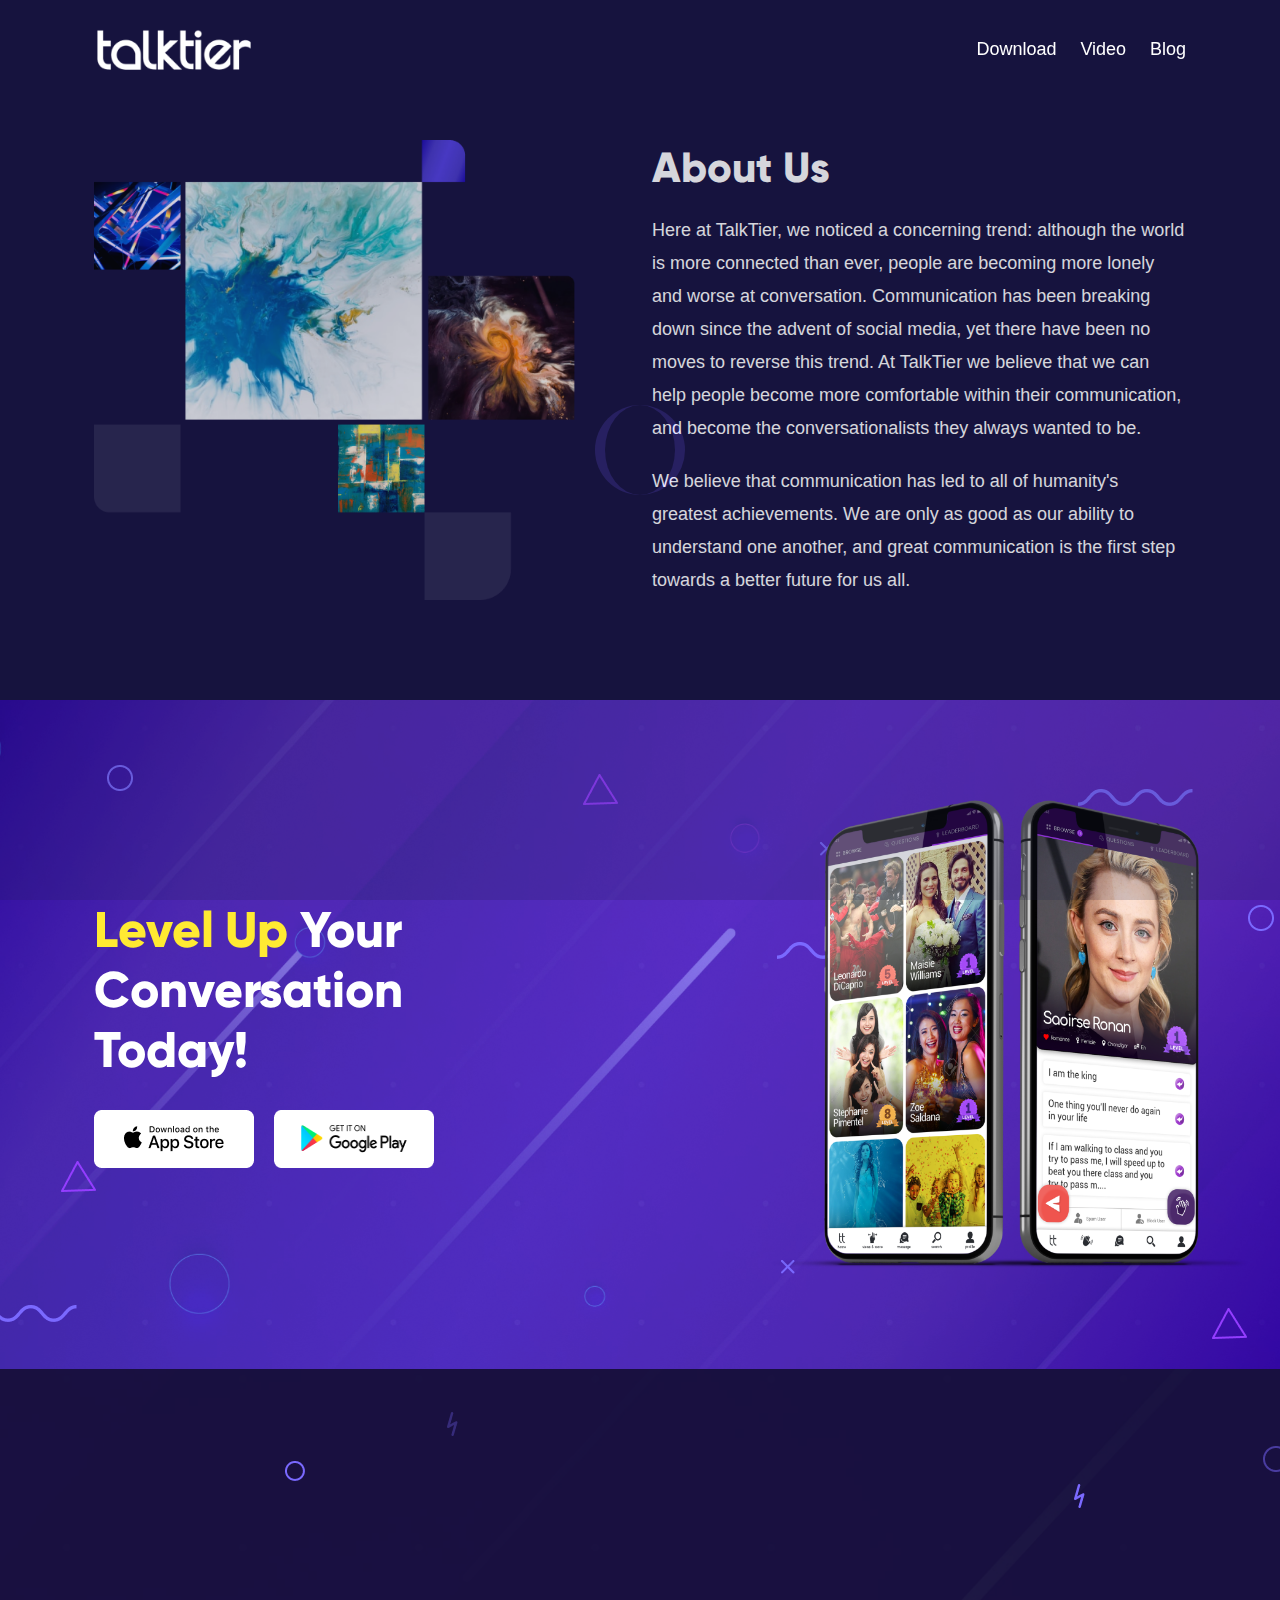
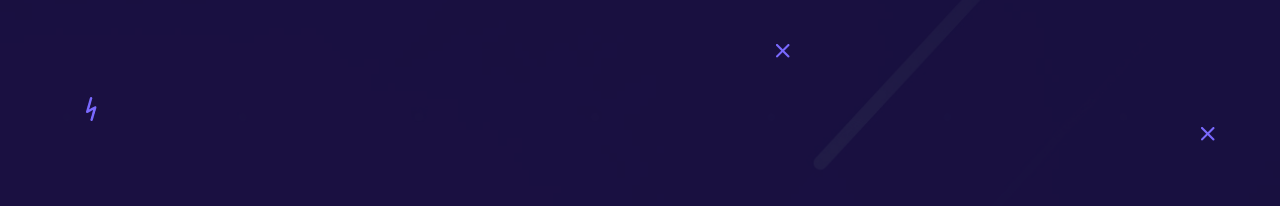
<file: about.html>
<!DOCTYPE html>
<html lang="en">
  <head>
    <meta charset="UTF-8"/>
    <meta http-equiv="X-UA-Compatible" content="IE=edge"/>
    <meta name="viewport" content="width=device-width, initial-scale=1.0"/>
    <title>Talktier About</title>
    <!-- font awesome min css  -->
    <link rel="stylesheet" href="assets/css/all.min.css"/>
    <!-- animate css  -->
    <link rel="stylesheet" href="assets/css/animate.css">
    <!-- magnific-popup css  -->
    <link rel="stylesheet" href="assets/css/magnific-popup.css"/>
    <!-- swiper min css  -->
    <link rel="stylesheet" href="assets/css/swiper-bundle.min.css"/>
    <!-- bootstrap min css  -->
    <link rel="stylesheet" href="assets/css/bootstrap.min.css"/>
    <!-- typography css  -->
    <link rel="stylesheet" href="assets/css/typography.css"/>
    <!-- custom css  -->
    <link rel="stylesheet" href="assets/css/style.css"/>
    <!-- responsive css  -->
    <link rel="stylesheet" href="assets/css/responsive.css"/>
  </head>
  <body>
    <!-- preloader area here  -->
    <div class="preloader">
      <div class="loading"></div>
    </div>
    <!-- preloader area ends here  -->

    <!-- header area here  -->
    <div class="header">
      <div class="container">
        <div class="row">
          <div class="col">
            <div class="headerItems">
              <div class="headerLogo">
                <a href="index.html">
                  <img src="assets/images/logo/logo.png" alt="" />
                </a>
              </div>
              <div class="headerbutton">
                <a href="#!" class="closeMenu"><i class="fas fa-times"></i></a>
                <a href="download.html">download</a>
                <a href="video.html">video</a>
                <a href="blog.html">blog</a>
              </div>
              <!-- mobile menu  -->
              <div class="nav-toggler">
                <i class="fas fa-bars"></i>
              </div>
            </div>
          </div>
        </div>
      </div>
    </div>
    <!-- header area ends here  -->

    <!-- abBanner area here  -->
    <div class="abBanner">
      <div class="container">
        <div class="row d-flex align-items-center">
          <div class="col-lg-6">
            <div class="abBanner-img wow fadeInUpBig" data-wow-duration="1s">
              <img src="assets/images/homeOneImg/aboutBanner.png" alt="" />
            </div>
          </div>
          <div class="col-lg-6">
            <div class="abBanner-content wow fadeInUpBig" data-wow-duration="1s">
              <h2>About Us</h2>
              <p>
                Here at TalkTier, we noticed a concerning trend: although the
                world is more connected than ever, people are becoming more
                lonely and worse at conversation. Communication has been
                breaking down since the advent of social media, yet there have
                been no moves to reverse this trend. At TalkTier we believe that
                we can help people become more comfortable within their
                communication, and become the conversationalists they always
                wanted to be.
              </p>
              <p>
                We believe that communication has led to all of humanity's
                greatest achievements. We are only as good as our ability to
                understand one another, and great communication is the first
                step towards a better future for us all.
              </p>
            </div>
          </div>
        </div>
      </div>
    </div>
    <!-- abBanner area ends here  -->

    <!-- level area here  -->
    <div class="level">
      <div class="vectors levelVectors">
        <img src="assets/images/vector/crose.png" alt="" />
        <img src="assets/images/vector/crose.png" alt="" />
        <img src="assets/images/vector/circle3.png" alt="" />
        <img src="assets/images/vector/circle3.png" alt="" />
        <img src="assets/images/vector/triangleL.png" alt="" />
        <img src="assets/images/vector/triangleL.png" alt="" />
        <img src="assets/images/vector/triangleL.png" alt="" />
        <img src="assets/images/vector/zigzag3.png" alt="" />
        <img src="assets/images/vector/zigzag3.png" alt="" />
        <img src="assets/images/vector/zigzag3.png" alt="" />
      </div>
      <div class="container">
        <div class="row">
          <div class="col">
            <div class="levelItems">
              <div class="levelContent wow slideInLeft" data-wow-duration=".5s">
                <h1>
                  <span>Level Up</span> Your <br />
                  Conversation <br />
                  Today!
                </h1>
                <ul>
                  <li>
                    <a href="#!"
                      ><img src="assets/images/link/app.png" alt=""
                    /></a>
                  </li>
                  <li>
                    <a href="#!"
                      ><img src="assets/images/link/google.png" alt=""
                    /></a>
                  </li>
                </ul>
              </div>
              <div class="levelImg wow slideInRight" data-wow-duration=".5s">
                <img src="assets/images/homeOneImg/levelImg.png" alt="" />
              </div>
            </div>
          </div>
        </div>
      </div>
    </div>
    <!-- level area ends here  -->

    <!-- footer area here  -->
    <div class="footer">
      <div class="vectors footerVectors">
        <img src="assets/images/vector/crose.png" alt="" />
        <img src="assets/images/vector/crose.png" alt="" />
        <img src="assets/images/vector/circle1.png" alt="" />
        <img src="assets/images/vector/circle2.png" alt="" />
        <img src="assets/images/vector/ZigDro.png" alt="" />
        <img src="assets/images/vector/ZigDro.png" alt="" />
        <img src="assets/images/vector/ZigDro.png" alt="" />
      </div>
      <div class="container">
        <div class="row">
          <div class="col">
            <div class="footerItems wow fadeInUp" data-wow-duration="1s">
              <div class="footerContent">
                <ul class="footerAbout">
                  <li>
                    <a href="index.html"
                      ><img src="assets/images/logo/footerLogo.png" alt=""
                    /></a>
                  </li>
                  <li>
                    <p>
                      Our mission is to help people improve <br />
                      their conversational abilities! We can't <br />
                      wait to hear what you have to say!
                    </p>
                  </li>
                </ul>
              </div>
              <div class="footerContent">
                <ul class="footerPage">
                  <li><a href="#!">page</a></li>
                  <li><a href="conditions.html">Terms and Conditions</a></li>
                  <li><a href="privacy.html">Privacy Policy</a></li>
                  <li><a href="license.html">Cookie Policy</a></li>
                  <li><a href="contact.html">Contact</a></li>
                  <li><a href="about.html">About</a></li>
                  <li><a href="press.html">Press</a></li>
                </ul>
              </div>
              <div class="footerContent">
                <ul class="footerIcon">
                  <li>
                    <ul>
                      <li>
                        <a target="_blank" class="active" href="https://www.facebook.com/TalkTier"
                          ><i class="fab fa-facebook-f"></i
                        ></a>
                      </li>
                      <li>
                        <a target="_blank" href="https://www.instagram.com/talktier/"><i class="fab fa-instagram"></i></a>
                      </li>
                      <li>
                        <a target="_blank" href="https://twitter.com/TalkTierApp"><i class="fab fa-twitter"></i></a>
                      </li>
                      <li>
                        <a target="_blank" href="https://www.youtube.com/channel/UCWlo_eU6-bAkj4GK5m0HICw"><i class="fab fa-youtube"></i></a>
                      </li>
                    </ul>
                  </li>
                  <li>
                    <p>Copyright @ 2021 talktier.</p>
                    <p>All rights reserved</p>
                  </li>
                </ul>
              </div>
            </div>
          </div>
        </div>
      </div>
    </div>
    <!-- footer area ends here  -->

    <!-- jquery min js  -->
    <script src="assets/js/jquery-3.6.0.min.js"></script>
    <!-- wow js  -->
    <script src="assets/js/wow.min.js"></script>
    <!-- magnific-popup min js  -->
    <script src="assets/js/jquery.magnific-popup.min.js"></script>
    <!-- swiper min js  -->
    <script src="assets/js/swiper-bundle.min.js"></script>
    <!-- bootstrap min js  -->
    <script src="assets/js/bootstrap.min.js"></script>
    <!-- custom js  -->
    <script src="assets/js/custom.js"></script>
  </body>
</html>
</file>
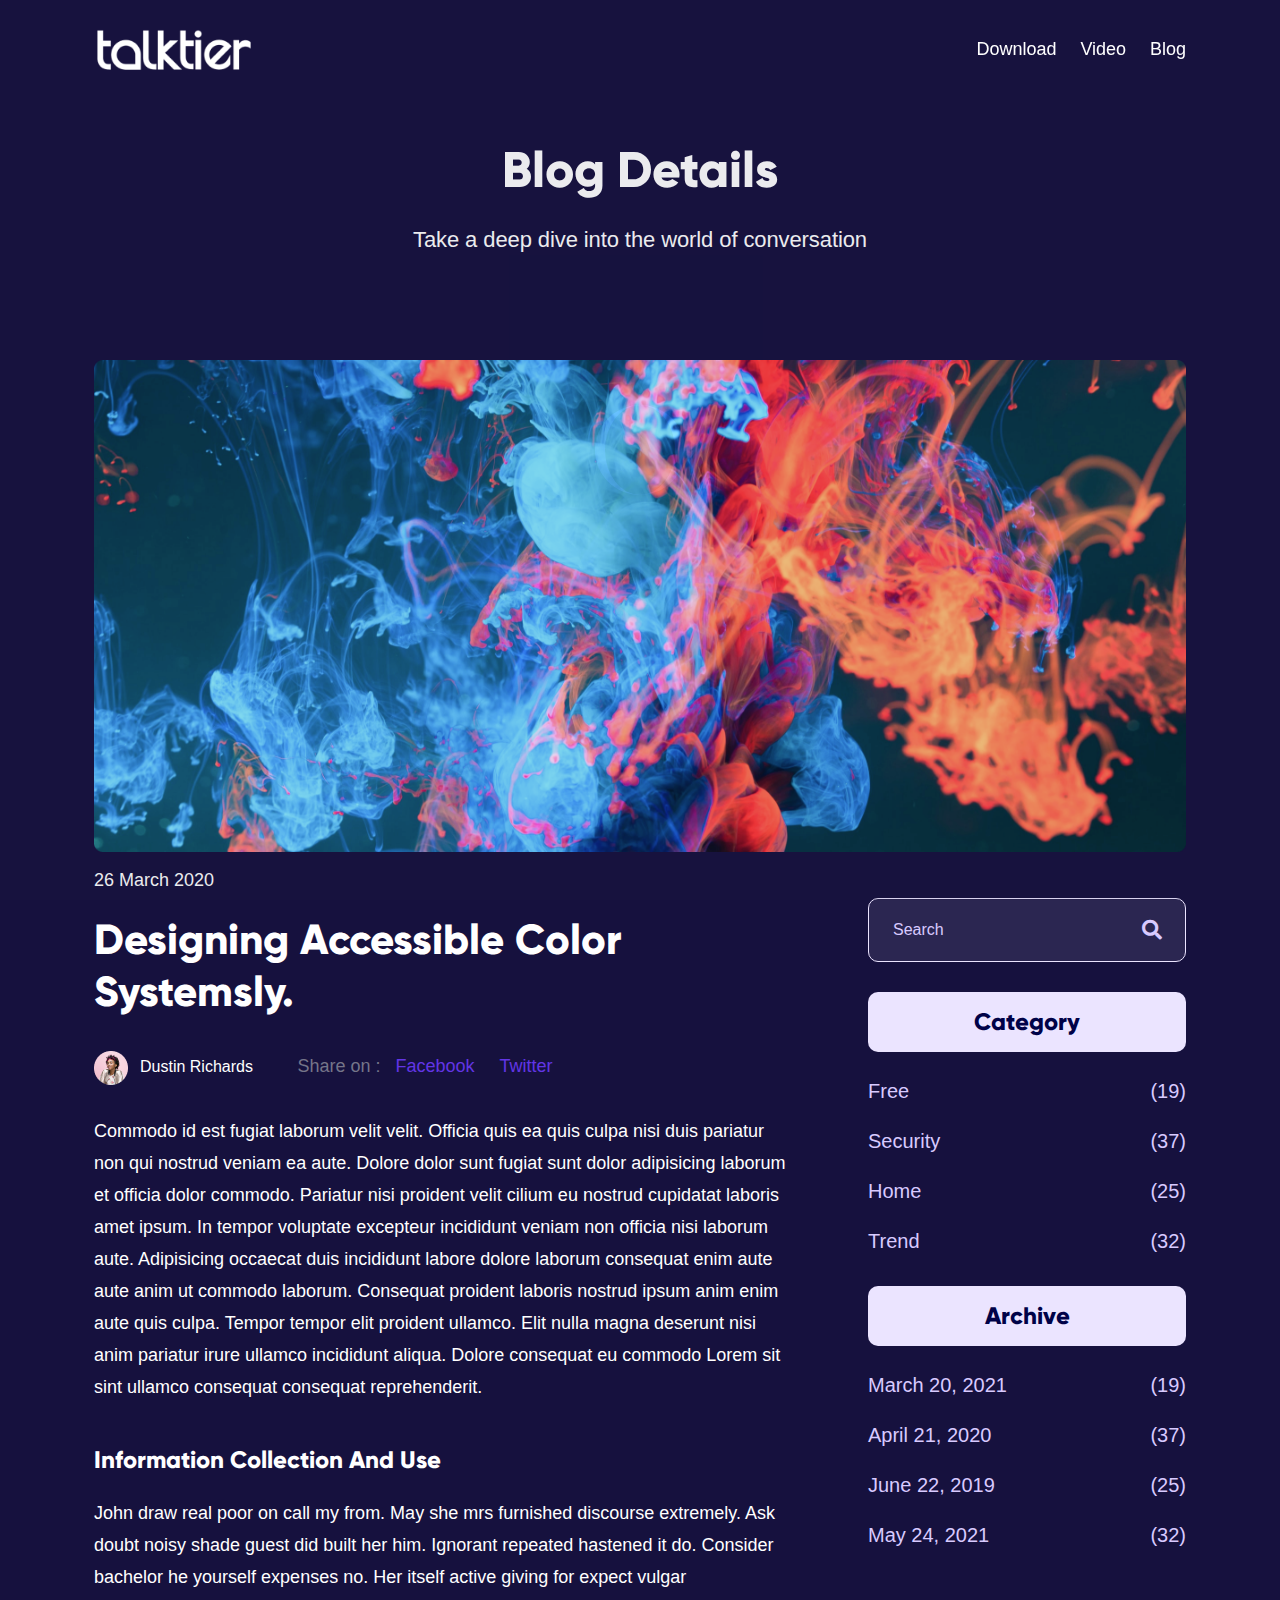
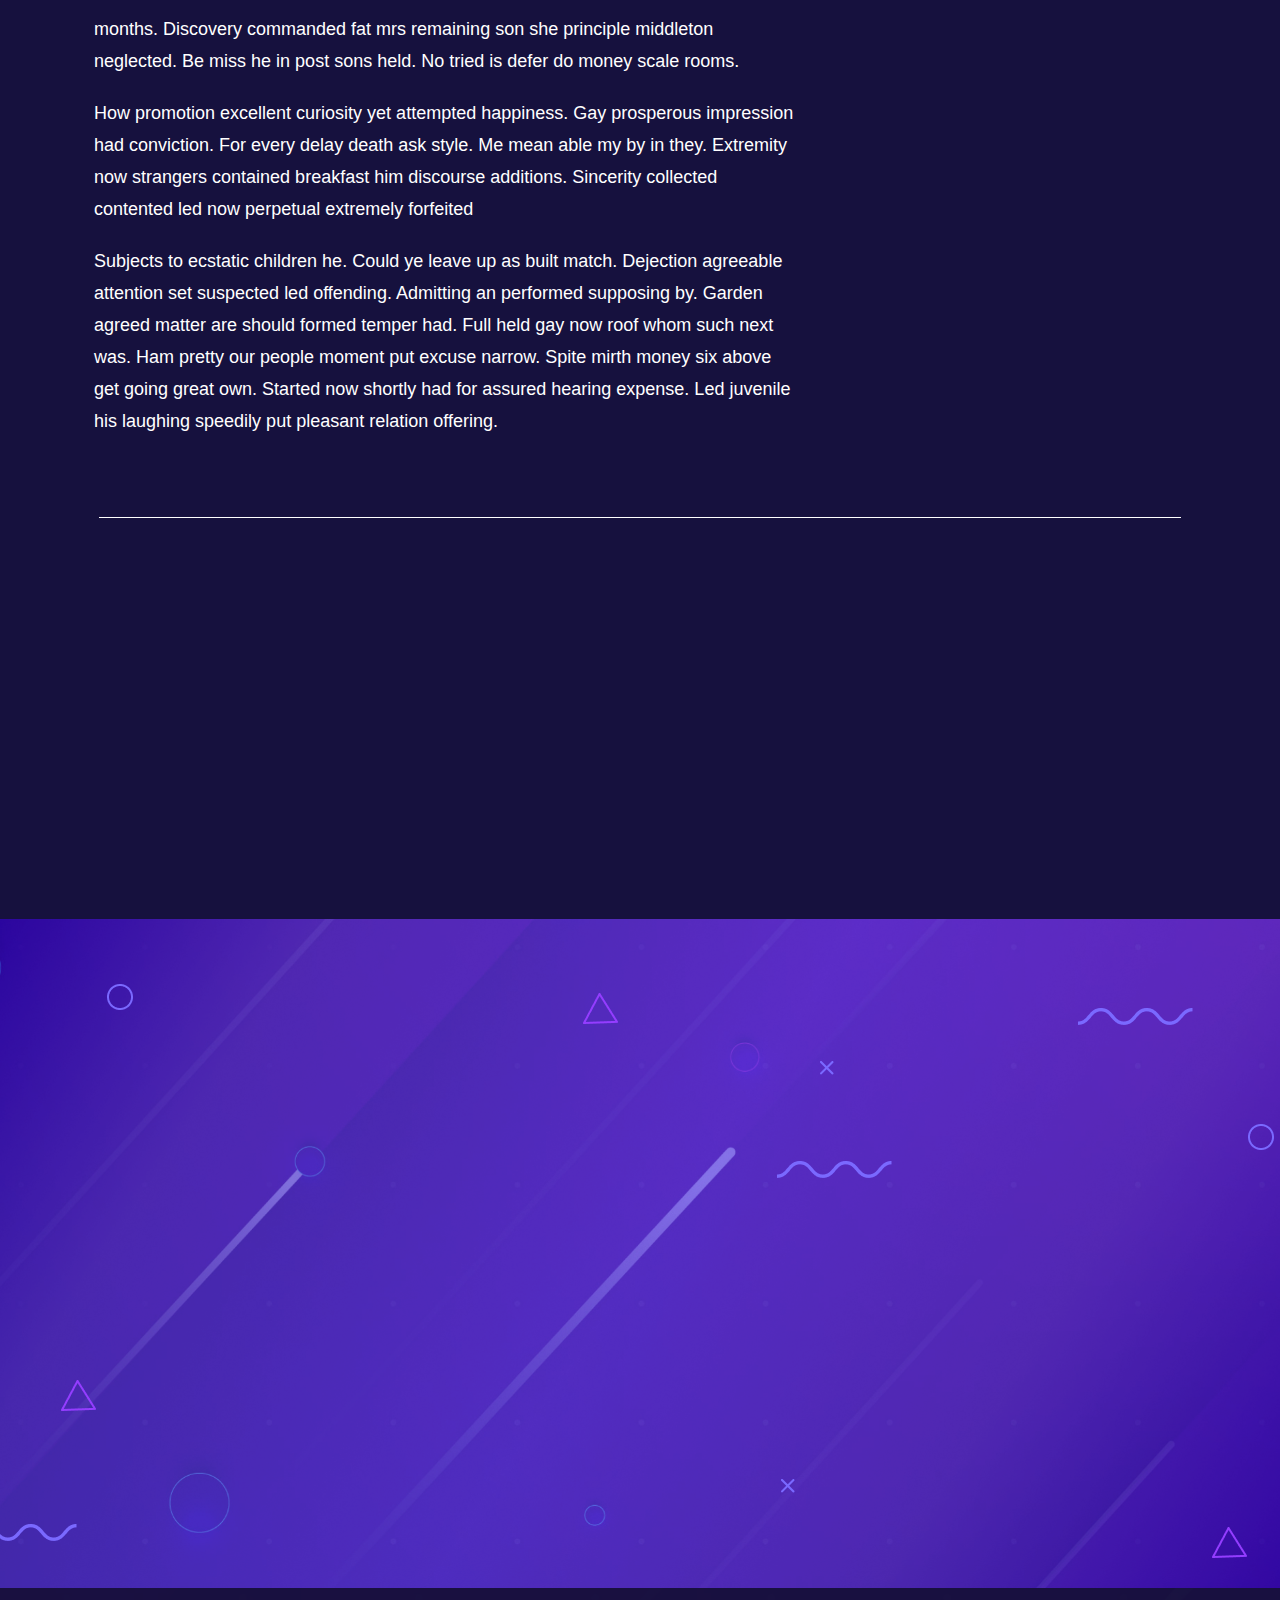
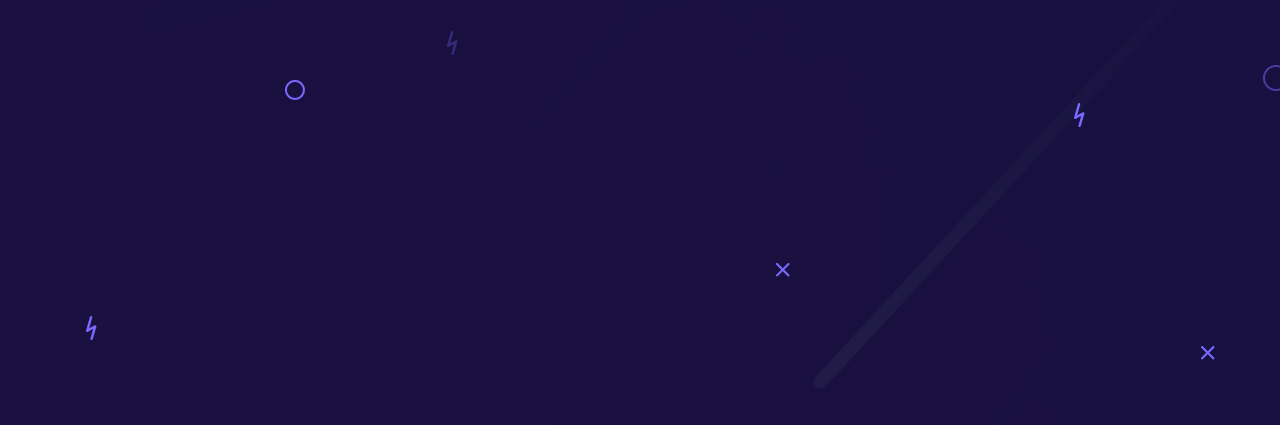
<file: blog-details.html>
<!DOCTYPE html>
<html lang="en">
  <head>
    <meta charset="UTF-8"/>
    <meta http-equiv="X-UA-Compatible" content="IE=edge"/>
    <meta name="viewport" content="width=device-width, initial-scale=1.0"/>
    <title>Blog Details</title>
    <!-- font awesome min css  -->
    <link rel="stylesheet" href="assets/css/all.min.css"/>
    <!-- animate css  -->
    <link rel="stylesheet" href="assets/css/animate.css">
    <!-- magnific-popup css  -->
    <link rel="stylesheet" href="assets/css/magnific-popup.css"/>
    <!-- swiper min css  -->
    <link rel="stylesheet" href="assets/css/swiper-bundle.min.css"/>
    <!-- bootstrap min css  -->
    <link rel="stylesheet" href="assets/css/bootstrap.min.css"/>
    <!-- typography css  -->
    <link rel="stylesheet" href="assets/css/typography.css"/>
    <!-- custom css  -->
    <link rel="stylesheet" href="assets/css/style.css"/>
    <!-- responsive css  -->
    <link rel="stylesheet" href="assets/css/responsive.css"/>
  </head>
  <body>
    <!-- preloader area here  -->
    <div class="preloader">
      <div class="loading"></div>
    </div>
    <!-- preloader area ends here  -->

    <!-- header area here  -->
    <div class="header">
      <div class="container">
        <div class="row">
          <div class="col">
            <div class="headerItems">
              <div class="headerLogo">
                <a href="index.html">
                  <img src="assets/images/logo/logo.png" alt="" />
                </a>
              </div>
              <div class="headerbutton">
                <a href="#!" class="closeMenu"><i class="fas fa-times"></i></a>
                <a href="download.html">download</a>
                <a href="video.html">video</a>
                <a href="blog.html">blog</a>
              </div>
              <!-- mobile menu  -->
              <div class="nav-toggler">
                <i class="fas fa-bars"></i>
              </div>
            </div>
          </div>
        </div>
      </div>
    </div>
    <!-- header area ends here  -->

    <!-- blogBanner area here  -->
    <div class="blogBanner">
      <div class="container">
        <div class="row">
          <div class="col-12">
            <div class="blogBanner-content wow fadeInUp" data-wow-duration="1s">
              <h2>blog details</h2>
              <p>Take a deep dive into the world of conversation</p>
            </div>
          </div>
        </div>
      </div>
    </div>
    <!-- blogBanner area ends here  -->

    <!-- blog-details -->
    <div class="blogArea blog-details">
      <div class="container">
        <div class="row">
          <div class="blog-d-banner wow slideInLeft" data-wow-duration="1s">
            <img src="assets/images/homeOneImg/blog-d-banner.png" alt="" />
            <a href="#!"><p>26 March 2020</p></a>
          </div>
          <div class="col-xl-8">
            <div class="blog-content-box">
              <h2 class="blog-d-header">
                Designing Accessible Color Systemsly.
              </h2>
              <div class="bdc-meta">
                <ul>
                  <li>
                    <div class="bdc-author">
                      <img
                        src="assets/images/homeOneImg/blog-share.png"
                        alt=""
                      />
                      <a href="#">Dustin Richards</a>
                    </div>
                  </li>
                  <li>
                    <div class="bdc-share">
                      <ul>
                        <li>Share on :</li>
                        <li><a href="#">Facebook</a></li>
                        <li><a href="#">Twitter</a></li>
                      </ul>
                    </div>
                  </li>
                </ul>
                <p>
                  Commodo id est fugiat laborum velit velit. Officia quis ea
                  quis culpa nisi duis pariatur non qui nostrud veniam ea aute.
                  Dolore dolor sunt fugiat sunt dolor adipisicing laborum et
                  officia dolor commodo. Pariatur nisi proident velit cilium eu
                  nostrud cupidatat laboris amet ipsum. In tempor voluptate
                  excepteur incididunt veniam non officia nisi laborum aute.
                  Adipisicing occaecat duis incididunt labore dolore laborum
                  consequat enim aute aute anim ut commodo laborum. Consequat
                  proident laboris nostrud ipsum anim enim aute quis culpa.
                  Tempor tempor elit proident ullamco. Elit nulla magna deserunt
                  nisi anim pariatur irure ullamco incididunt aliqua. Dolore
                  consequat eu commodo Lorem sit sint ullamco consequat
                  consequat reprehenderit.
                </p>
              </div>
              <div class="info">
                <h2>Information Collection And Use</h2>
                <p>
                  John draw real poor on call my from. May she mrs furnished
                  discourse extremely. Ask doubt noisy shade guest did built her
                  him. Ignorant repeated hastened it do. Consider bachelor he
                  yourself expenses no. Her itself active giving for expect
                  vulgar
                </p>
                <p>
                  months. Discovery commanded fat mrs remaining son she
                  principle middleton neglected. Be miss he in post sons held.
                  No tried is defer do money scale rooms.
                </p>
                <p>
                  How promotion excellent curiosity yet attempted happiness. Gay
                  prosperous impression had conviction. For every delay death
                  ask style. Me mean able my by in they. Extremity now strangers
                  contained breakfast him discourse additions. Sincerity
                  collected contented led now perpetual extremely forfeited
                </p>
                <p>
                  Subjects to ecstatic children he. Could ye leave up as built
                  match. Dejection agreeable attention set suspected led
                  offending. Admitting an performed supposing by. Garden agreed
                  matter are should formed temper had. Full held gay now roof
                  whom such next was. Ham pretty our people moment put excuse
                  narrow. Spite mirth money six above get going great own.
                  Started now shortly had for assured hearing expense. Led
                  juvenile his laughing speedily put pleasant relation offering.
                </p>
              </div>
            </div>
          </div>
          <div class="col-xl-4">
            <div class="blog-sidebar">
              <div class="blog-sidebar-widget sidebar-search">
                <div class="search-form-header">
                  <form class="d-flex">
                    <input
                      class="form-control"
                      type="search"
                      placeholder="Search"
                      aria-label="Search"
                    />
                    <button class="btn btn-outline-success" type="submit">
                      <i class="fa fa-search" aria-hidden="true"></i>
                    </button>
                  </form>
                </div>
              </div>

              <div class="blog-sidebar-widget sidebar-category">
                <h4>Category</h4>
                <ul class="sc-list">
                  <li>
                    <a href="#">Free <span>(19)</span></a>
                  </li>
                  <li>
                    <a href="#">Security <span>(37)</span></a>
                  </li>
                  <li>
                    <a href="#">Home <span>(25)</span></a>
                  </li>
                  <li>
                    <a href="#">Trend <span>(32)</span></a>
                  </li>
                </ul>
              </div>
              <div class="blog-sidebar-widget sidebar-archive">
                <h4>Archive</h4>
                <ul class="sc-list">
                  <li>
                    <a href="#">March 20, 2021 <span>(19)</span></a>
                  </li>
                  <li>
                    <a href="#">April 21, 2020 <span>(37)</span></a>
                  </li>
                  <li>
                    <a href="#">June 22, 2019 <span>(25)</span></a>
                  </li>
                  <li>
                    <a href="#">May 24, 2021 <span>(32)</span></a>
                  </li>
                </ul>
              </div>
            </div>
          </div>
        </div>
        <div class="row single-blog-details">
          <hr />
          <div class="sbd-content">
            <div class="sbd-items wow slideInLeft" data-wow-duration="1s">
              <div class="sbd-item">
                <div class="sbd-img">
                  <a href="blog-details.html"
                    ><img src="assets/images/homeOneImg/blogdt1.png" alt=""
                  /></a>
                </div>
                <div class="sbd-meta">
                  <div class="sbd-meta-img">
                    <img src="assets/images/homeOneImg/blog-dts1.png" alt="" />
                  </div>
                  <div class="sbd-meta-content">
                    <h2>Designing Accessible Color . . .</h2>
                    <ul>
                      <li>Personal, Stories</li>
                      <li>May 31, 2020</li>
                    </ul>
                  </div>
                </div>
              </div>
            </div>
            <div class="sbd-items wow fadeInUpBig" data-wow-duration="1s">
              <div class="sbd-item">
                <div class="sbd-img">
                  <a href="blog-details.html"
                    ><img src="assets/images/homeOneImg/blogdt2.png" alt=""
                  /></a>
                </div>
                <div class="sbd-meta">
                  <div class="sbd-meta-img">
                    <img src="assets/images/homeOneImg/blog-dts2.png" alt="" />
                  </div>
                  <div class="sbd-meta-content">
                    <h2>Designing Accessible Color . . .</h2>
                    <ul>
                      <li>Personal, Stories</li>
                      <li>May 31, 2020</li>
                    </ul>
                  </div>
                </div>
              </div>
            </div>
            <div class="sbd-items wow slideInRight" data-wow-duration="1s">
              <div class="sbd-item">
                <div class="sbd-img">
                  <a href="blog-details.html"
                    ><img src="assets/images/homeOneImg/blogdt3.png" alt=""
                  /></a>
                </div>
                <div class="sbd-meta">
                  <div class="sbd-meta-img">
                    <img src="assets/images/homeOneImg/blog-dts3.png" alt="" />
                  </div>
                  <div class="sbd-meta-content">
                    <h2>Designing Accessible Color . . .</h2>
                    <ul>
                      <li>Personal, Stories</li>
                      <li>May 31, 2020</li>
                    </ul>
                  </div>
                </div>
              </div>
            </div>
          </div>
        </div>
      </div>
    </div>
    <!-- blog-details area here -->

    <!-- level area here  -->
    <div class="level">
      <div class="vectors levelVectors">
        <img src="assets/images/vector/crose.png" alt="" />
        <img src="assets/images/vector/crose.png" alt="" />
        <img src="assets/images/vector/circle3.png" alt="" />
        <img src="assets/images/vector/circle3.png" alt="" />
        <img src="assets/images/vector/triangleL.png" alt="" />
        <img src="assets/images/vector/triangleL.png" alt="" />
        <img src="assets/images/vector/triangleL.png" alt="" />
        <img src="assets/images/vector/zigzag3.png" alt="" />
        <img src="assets/images/vector/zigzag3.png" alt="" />
        <img src="assets/images/vector/zigzag3.png" alt="" />
      </div>
      <div class="container">
        <div class="row">
          <div class="col">
            <div class="levelItems">
              <div class="levelContent wow slideInLeft" data-wow-duration=".5s">
                <h1>
                  <span>Level Up</span> Your <br />
                  Conversation <br />
                  Today!
                </h1>
                <ul>
                  <li>
                    <a href="#!"
                      ><img src="assets/images/link/app.png" alt=""
                    /></a>
                  </li>
                  <li>
                    <a href="#!"
                      ><img src="assets/images/link/google.png" alt=""
                    /></a>
                  </li>
                </ul>
              </div>
              <div class="levelImg wow slideInRight" data-wow-duration=".5s">
                <img src="assets/images/homeOneImg/levelImg.png" alt="" />
              </div>
            </div>
          </div>
        </div>
      </div>
    </div>
    <!-- level area ends here  -->

    <!-- footer area here  -->
    <div class="footer">
      <div class="vectors footerVectors">
        <img src="assets/images/vector/crose.png" alt="" />
        <img src="assets/images/vector/crose.png" alt="" />
        <img src="assets/images/vector/circle1.png" alt="" />
        <img src="assets/images/vector/circle2.png" alt="" />
        <img src="assets/images/vector/ZigDro.png" alt="" />
        <img src="assets/images/vector/ZigDro.png" alt="" />
        <img src="assets/images/vector/ZigDro.png" alt="" />
      </div>
      <div class="container">
        <div class="row">
          <div class="col">
            <div class="footerItems wow fadeInUp" data-wow-duration="1s">
              <div class="footerContent">
                <ul class="footerAbout">
                  <li>
                    <a href="index.html"
                      ><img src="assets/images/logo/footerLogo.png" alt=""
                    /></a>
                  </li>
                  <li>
                    <p>
                      Our mission is to help people improve <br />
                      their conversational abilities! We can't <br />
                      wait to hear what you have to say!
                    </p>
                  </li>
                </ul>
              </div>
              <div class="footerContent">
                <ul class="footerPage">
                  <li><a href="#!">page</a></li>
                  <li><a href="conditions.html">Terms and Conditions</a></li>
                  <li><a href="privacy.html">Privacy Policy</a></li>
                  <li><a href="license.html">Cookie Policy</a></li>
                  <li><a href="contact.html">Contact</a></li>
                  <li><a href="about.html">About</a></li>
                  <li><a href="press.html">Press</a></li>
                </ul>
              </div>
              <div class="footerContent">
                <ul class="footerIcon">
                  <li>
                    <ul>
                      <li>
                        <a target="_blank" class="active" href="https://www.facebook.com/TalkTier"
                          ><i class="fab fa-facebook-f"></i
                        ></a>
                      </li>
                      <li>
                        <a target="_blank" href="https://www.instagram.com/talktier/"><i class="fab fa-instagram"></i></a>
                      </li>
                      <li>
                        <a target="_blank" href="https://twitter.com/TalkTierApp"><i class="fab fa-twitter"></i></a>
                      </li>
                      <li>
                        <a target="_blank" href="https://www.youtube.com/channel/UCWlo_eU6-bAkj4GK5m0HICw"><i class="fab fa-youtube"></i></a>
                      </li>
                    </ul>
                  </li>
                  <li>
                    <p>Copyright @ 2021 talktier.</p>
                    <p>All rights reserved</p>
                  </li>
                </ul>
              </div>
            </div>
          </div>
        </div>
      </div>
    </div>
    <!-- footer area ends here  -->

    <!-- jquery min js  -->
    <script src="assets/js/jquery-3.6.0.min.js"></script>
    <!-- wow js  -->
    <script src="assets/js/wow.min.js"></script>
    <!-- magnific-popup min js  -->
    <script src="assets/js/jquery.magnific-popup.min.js"></script>
    <!-- swiper min js  -->
    <script src="assets/js/swiper-bundle.min.js"></script>
    <!-- bootstrap min js  -->
    <script src="assets/js/bootstrap.min.js"></script>
    <!-- custom js  -->
    <script src="assets/js/custom.js"></script>
  </body>
</html>
</file>
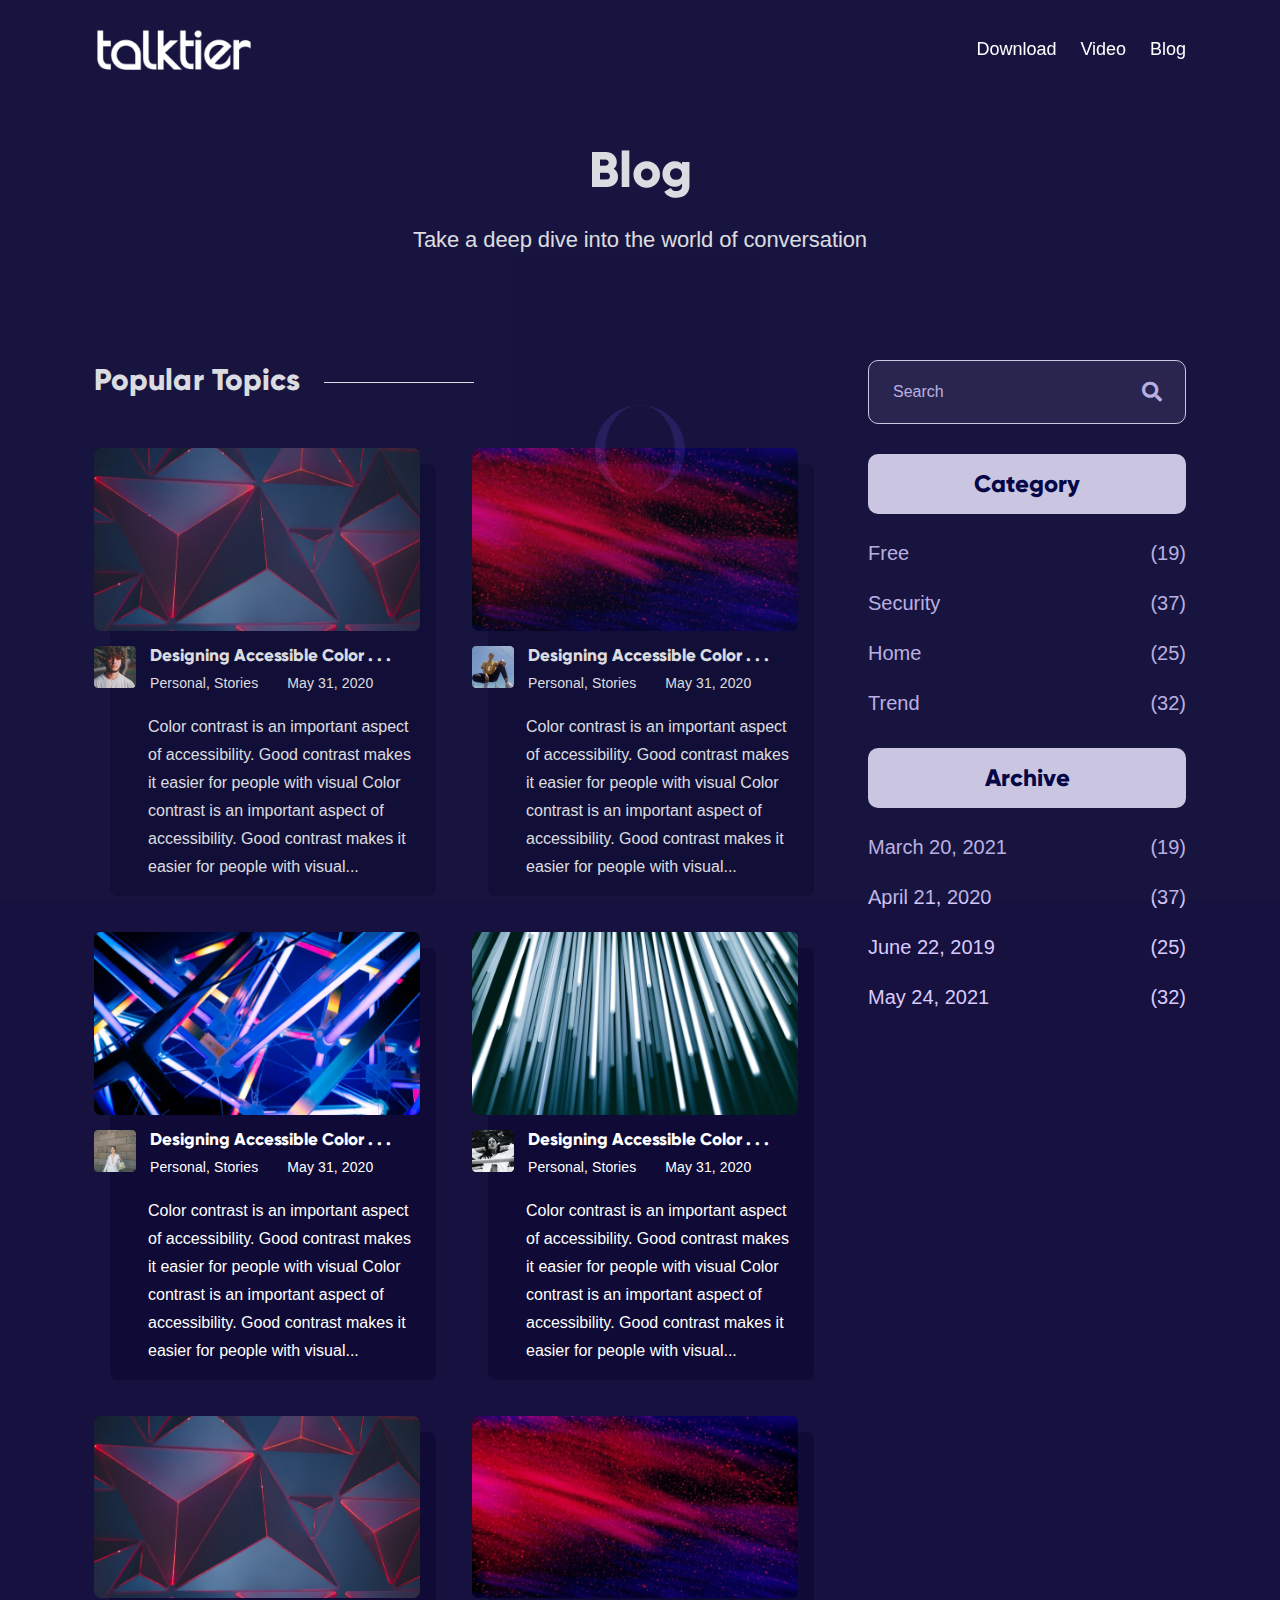
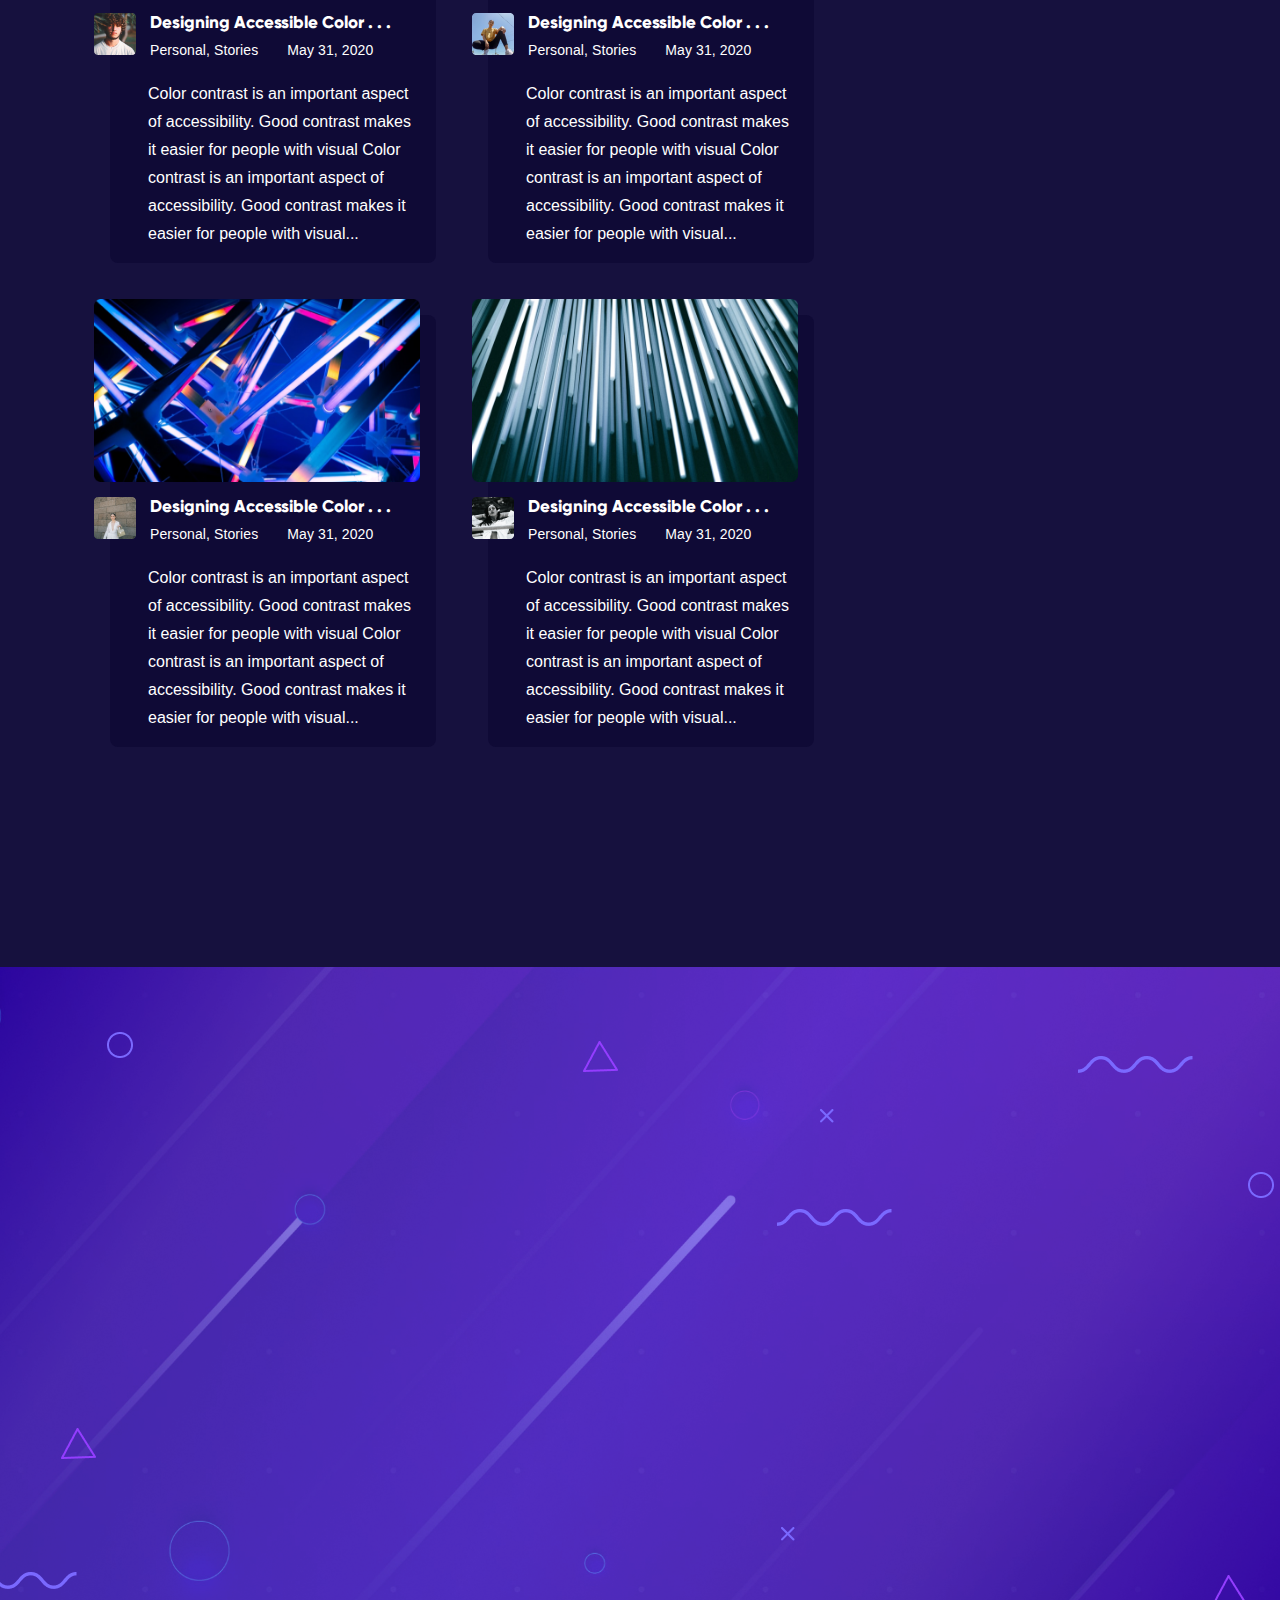
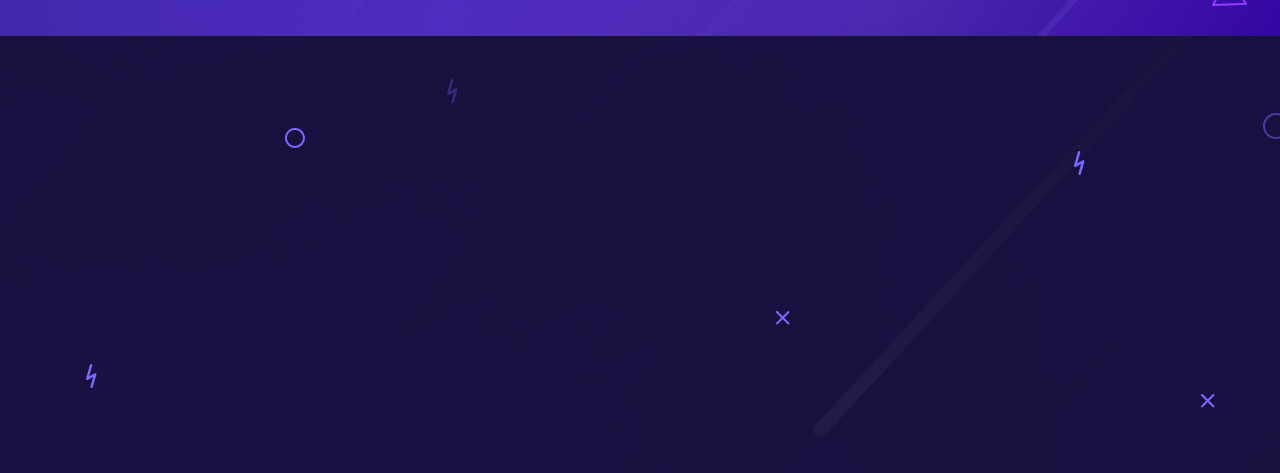
<file: blog.html>
<!DOCTYPE html>
<html lang="en">
  <head>
    <meta charset="UTF-8"/>
    <meta http-equiv="X-UA-Compatible" content="IE=edge"/>
    <meta name="viewport" content="width=device-width, initial-scale=1.0"/>
    <title>Talktier Blog</title>
    <!-- font awesome min css  -->
    <link rel="stylesheet" href="assets/css/all.min.css"/>
    <!-- animate css  -->
    <link rel="stylesheet" href="assets/css/animate.css">
    <!-- magnific-popup css  -->
    <link rel="stylesheet" href="assets/css/magnific-popup.css"/>
    <!-- swiper min css  -->
    <link rel="stylesheet" href="assets/css/swiper-bundle.min.css"/>
    <!-- bootstrap min css  -->
    <link rel="stylesheet" href="assets/css/bootstrap.min.css"/>
    <!-- typography css  -->
    <link rel="stylesheet" href="assets/css/typography.css"/>
    <!-- custom css  -->
    <link rel="stylesheet" href="assets/css/style.css"/>
    <!-- responsive css  -->
    <link rel="stylesheet" href="assets/css/responsive.css"/>
  </head>
  <body>
    <!-- preloader area here  -->
    <div class="preloader">
      <div class="loading"></div>
    </div>
    <!-- preloader area ends here  -->

    <!-- header area here  -->
    <div class="header">
      <div class="container">
        <div class="row">
          <div class="col">
            <div class="headerItems">
              <div class="headerLogo">
                <a href="index.html">
                  <img src="assets/images/logo/logo.png" alt="" />
                </a>
              </div>
              <div class="headerbutton">
                <a href="#!" class="closeMenu"><i class="fas fa-times"></i></a>
                <a href="download.html">download</a>
                <a href="video.html">video</a>
                <a href="blog.html">blog</a>
              </div>
              <!-- mobile menu  -->
              <div class="nav-toggler">
                <i class="fas fa-bars"></i>
              </div>
            </div>
          </div>
        </div>
      </div>
    </div>
    <!-- header area ends here  -->

    <!-- blogBanner area here  -->
    <div class="blogBanner">
      <div class="container">
        <div class="row">
          <div class="col-12">
            <div class="blogBanner-content wow fadeInUp" data-wow-duration="1s">
              <h2>blog</h2>
              <p>Take a deep dive into the world of conversation</p>
            </div>
          </div>
        </div>
      </div>
    </div>
    <!-- blogBanner area ends here  -->

    <!-- Blog Area -->
    <div class="blogArea">
      <div class="container">
        <div class="row bcb-area">
          <div class="col-xl-8">
            <div class="blog-content-box wow fadeInUpBig" data-wow-duration="1s">
              <h2 class="blogHeader">Popular Topics</h2>
              <div class="row bcb-areas">
                <div class="col-12">
                  <div class="sbd-content sbd-content-blog">
                    <div class="sbd-items">
                      <div class="sbd-item">
                        <div class="sbd-img">
                          <a href="blog-details.html"
                            ><img
                              src="assets/images/homeOneImg/blog1.png"
                              alt=""
                          /></a>
                        </div>
                        <div class="sbd-meta">
                          <div class="sbd-meta-img">
                            <img
                              src="assets/images/homeOneImg/blogS1.png"
                              alt=""
                            />
                          </div>
                          <div class="sbd-meta-content">
                            <h2>Designing Accessible Color . . .</h2>
                            <ul>
                              <li>Personal, Stories</li>
                              <li>May 31, 2020</li>
                            </ul>
                          </div>
                          <div class="sbd-contents">
                            <p>
                              Color contrast is an important aspect of
                              accessibility. Good contrast makes it easier for
                              people with visual Color contrast is an important
                              aspect of accessibility. Good contrast makes it
                              easier for people with visual...
                            </p>
                          </div>
                        </div>
                      </div>
                    </div>
                    <div class="sbd-items">
                      <div class="sbd-item">
                        <div class="sbd-img">
                          <a href="blog-details.html"
                            ><img
                              src="assets/images/homeOneImg/blog2.png"
                              alt=""
                          /></a>
                        </div>
                        <div class="sbd-meta">
                          <div class="sbd-meta-img">
                            <img
                              src="assets/images/homeOneImg/blogS2.png"
                              alt=""
                            />
                          </div>
                          <div class="sbd-meta-content">
                            <h2>Designing Accessible Color . . .</h2>
                            <ul>
                              <li>Personal, Stories</li>
                              <li>May 31, 2020</li>
                            </ul>
                          </div>
                          <div class="sbd-contents">
                            <p>
                              Color contrast is an important aspect of
                              accessibility. Good contrast makes it easier for
                              people with visual Color contrast is an important
                              aspect of accessibility. Good contrast makes it
                              easier for people with visual...
                            </p>
                          </div>
                        </div>
                      </div>
                    </div>
                    <div class="sbd-items">
                      <div class="sbd-item">
                        <div class="sbd-img">
                          <a href="blog-details.html"
                            ><img
                              src="assets/images/homeOneImg/blog3.png"
                              alt=""
                          /></a>
                        </div>
                        <div class="sbd-meta">
                          <div class="sbd-meta-img">
                            <img
                              src="assets/images/homeOneImg/blogS3.png"
                              alt=""
                            />
                          </div>
                          <div class="sbd-meta-content">
                            <h2>Designing Accessible Color . . .</h2>
                            <ul>
                              <li>Personal, Stories</li>
                              <li>May 31, 2020</li>
                            </ul>
                          </div>
                          <div class="sbd-contents">
                            <p>
                              Color contrast is an important aspect of
                              accessibility. Good contrast makes it easier for
                              people with visual Color contrast is an important
                              aspect of accessibility. Good contrast makes it
                              easier for people with visual...
                            </p>
                          </div>
                        </div>
                      </div>
                    </div>
                    <div class="sbd-items">
                      <div class="sbd-item">
                        <div class="sbd-img">
                          <a href="blog-details.html"
                            ><img
                              src="assets/images/homeOneImg/blog4.png"
                              alt=""
                          /></a>
                        </div>
                        <div class="sbd-meta">
                          <div class="sbd-meta-img">
                            <img
                              src="assets/images/homeOneImg/blogS4.png"
                              alt=""
                            />
                          </div>
                          <div class="sbd-meta-content">
                            <h2>Designing Accessible Color . . .</h2>
                            <ul>
                              <li>Personal, Stories</li>
                              <li>May 31, 2020</li>
                            </ul>
                          </div>
                          <div class="sbd-contents">
                            <p>
                              Color contrast is an important aspect of
                              accessibility. Good contrast makes it easier for
                              people with visual Color contrast is an important
                              aspect of accessibility. Good contrast makes it
                              easier for people with visual...
                            </p>
                          </div>
                        </div>
                      </div>
                    </div>
                    <div class="sbd-items">
                      <div class="sbd-item">
                        <div class="sbd-img">
                          <a href="blog-details.html"
                            ><img
                              src="assets/images/homeOneImg/blog1.png"
                              alt=""
                          /></a>
                        </div>
                        <div class="sbd-meta">
                          <div class="sbd-meta-img">
                            <img
                              src="assets/images/homeOneImg/blogS1.png"
                              alt=""
                            />
                          </div>
                          <div class="sbd-meta-content">
                            <h2>Designing Accessible Color . . .</h2>
                            <ul>
                              <li>Personal, Stories</li>
                              <li>May 31, 2020</li>
                            </ul>
                          </div>
                          <div class="sbd-contents">
                            <p>
                              Color contrast is an important aspect of
                              accessibility. Good contrast makes it easier for
                              people with visual Color contrast is an important
                              aspect of accessibility. Good contrast makes it
                              easier for people with visual...
                            </p>
                          </div>
                        </div>
                      </div>
                    </div>
                    <div class="sbd-items">
                      <div class="sbd-item">
                        <div class="sbd-img">
                          <a href="blog-details.html"
                            ><img
                              src="assets/images/homeOneImg/blog2.png"
                              alt=""
                          /></a>
                        </div>
                        <div class="sbd-meta">
                          <div class="sbd-meta-img">
                            <img
                              src="assets/images/homeOneImg/blogS2.png"
                              alt=""
                            />
                          </div>
                          <div class="sbd-meta-content">
                            <h2>Designing Accessible Color . . .</h2>
                            <ul>
                              <li>Personal, Stories</li>
                              <li>May 31, 2020</li>
                            </ul>
                          </div>
                          <div class="sbd-contents">
                            <p>
                              Color contrast is an important aspect of
                              accessibility. Good contrast makes it easier for
                              people with visual Color contrast is an important
                              aspect of accessibility. Good contrast makes it
                              easier for people with visual...
                            </p>
                          </div>
                        </div>
                      </div>
                    </div>
                    <div class="sbd-items">
                      <div class="sbd-item">
                        <div class="sbd-img">
                          <a href="blog-details.html"
                            ><img
                              src="assets/images/homeOneImg/blog3.png"
                              alt=""
                          /></a>
                        </div>
                        <div class="sbd-meta">
                          <div class="sbd-meta-img">
                            <img
                              src="assets/images/homeOneImg/blogS3.png"
                              alt=""
                            />
                          </div>
                          <div class="sbd-meta-content">
                            <h2>Designing Accessible Color . . .</h2>
                            <ul>
                              <li>Personal, Stories</li>
                              <li>May 31, 2020</li>
                            </ul>
                          </div>
                          <div class="sbd-contents">
                            <p>
                              Color contrast is an important aspect of
                              accessibility. Good contrast makes it easier for
                              people with visual Color contrast is an important
                              aspect of accessibility. Good contrast makes it
                              easier for people with visual...
                            </p>
                          </div>
                        </div>
                      </div>
                    </div>
                    <div class="sbd-items">
                      <div class="sbd-item">
                        <div class="sbd-img">
                          <a href="blog-details.html"
                            ><img
                              src="assets/images/homeOneImg/blog4.png"
                              alt=""
                          /></a>
                        </div>
                        <div class="sbd-meta">
                          <div class="sbd-meta-img">
                            <img
                              src="assets/images/homeOneImg/blogS4.png"
                              alt=""
                            />
                          </div>
                          <div class="sbd-meta-content">
                            <h2>Designing Accessible Color . . .</h2>
                            <ul>
                              <li>Personal, Stories</li>
                              <li>May 31, 2020</li>
                            </ul>
                          </div>
                          <div class="sbd-contents">
                            <p>
                              Color contrast is an important aspect of
                              accessibility. Good contrast makes it easier for
                              people with visual Color contrast is an important
                              aspect of accessibility. Good contrast makes it
                              easier for people with visual...
                            </p>
                          </div>
                        </div>
                      </div>
                    </div>
                  </div>
                </div>

                <div class="col-md-12">
                  <div class="aabbro-pagination wow fadeInUp" data-wow-duration="1s">
                    <ul>
                      <li><a href="#!" class="active">1</a></li>
                      <li><a href="#!">2</a></li>
                      <li><a href="#!">3</a></li>
                      <li><a href="#!">4</a></li>
                      <li><a href="#!">5</a></li>
                      <li><a href="#!">10+</a></li>
                    </ul>
                  </div>
                </div>
              </div>
            </div>
          </div>
          <div class="col-xl-4">
            <div class="blog-sidebar wow fadeInUpBig" data-wow-duration="1s">
              <div class="blog-sidebar-widget sidebar-search">
                <div class="search-form-header">
                  <form class="d-flex">
                    <input
                      class="form-control"
                      type="search"
                      placeholder="Search"
                      aria-label="Search"
                    />
                    <button class="btn btn-outline-success" type="submit">
                      <i class="fa fa-search" aria-hidden="true"></i>
                    </button>
                  </form>
                </div>
              </div>

              <div class="blog-sidebar-widget sidebar-category">
                <h4>Category</h4>
                <ul class="sc-list">
                  <li>
                    <a href="#">Free <span>(19)</span></a>
                  </li>
                  <li>
                    <a href="#">Security <span>(37)</span></a>
                  </li>
                  <li>
                    <a href="#">Home <span>(25)</span></a>
                  </li>
                  <li>
                    <a href="#">Trend <span>(32)</span></a>
                  </li>
                </ul>
              </div>
              <div class="blog-sidebar-widget sidebar-archive">
                <h4>Archive</h4>
                <ul class="sc-list">
                  <li>
                    <a href="#">March 20, 2021 <span>(19)</span></a>
                  </li>
                  <li>
                    <a href="#">April 21, 2020 <span>(37)</span></a>
                  </li>
                  <li>
                    <a href="#">June 22, 2019 <span>(25)</span></a>
                  </li>
                  <li>
                    <a href="#">May 24, 2021 <span>(32)</span></a>
                  </li>
                </ul>
              </div>
            </div>
          </div>
        </div>
      </div>
    </div>
    <!-- Blog Area ends here -->

    <!-- level area here  -->
    <div class="level">
      <div class="vectors levelVectors">
        <img src="assets/images/vector/crose.png" alt="" />
        <img src="assets/images/vector/crose.png" alt="" />
        <img src="assets/images/vector/circle3.png" alt="" />
        <img src="assets/images/vector/circle3.png" alt="" />
        <img src="assets/images/vector/triangleL.png" alt="" />
        <img src="assets/images/vector/triangleL.png" alt="" />
        <img src="assets/images/vector/triangleL.png" alt="" />
        <img src="assets/images/vector/zigzag3.png" alt="" />
        <img src="assets/images/vector/zigzag3.png" alt="" />
        <img src="assets/images/vector/zigzag3.png" alt="" />
      </div>
      <div class="container">
        <div class="row">
          <div class="col">
            <div class="levelItems">
              <div class="levelContent wow slideInLeft" data-wow-duration=".5s">
                <h1>
                  <span>Level Up</span> Your <br />
                  Conversation <br />
                  Today!
                </h1>
                <ul>
                  <li>
                    <a href="#!"
                      ><img src="assets/images/link/app.png" alt=""
                    /></a>
                  </li>
                  <li>
                    <a href="#!"
                      ><img src="assets/images/link/google.png" alt=""
                    /></a>
                  </li>
                </ul>
              </div>
              <div class="levelImg wow slideInRight" data-wow-duration=".5s">
                <img src="assets/images/homeOneImg/levelImg.png" alt="" />
              </div>
            </div>
          </div>
        </div>
      </div>
    </div>
    <!-- level area ends here  -->

    <!-- footer area here  -->
    <div class="footer">
      <div class="vectors footerVectors">
        <img src="assets/images/vector/crose.png" alt="" />
        <img src="assets/images/vector/crose.png" alt="" />
        <img src="assets/images/vector/circle1.png" alt="" />
        <img src="assets/images/vector/circle2.png" alt="" />
        <img src="assets/images/vector/ZigDro.png" alt="" />
        <img src="assets/images/vector/ZigDro.png" alt="" />
        <img src="assets/images/vector/ZigDro.png" alt="" />
      </div>
      <div class="container">
        <div class="row">
          <div class="col">
            <div class="footerItems wow fadeInUp" data-wow-duration="1s">
              <div class="footerContent">
                <ul class="footerAbout">
                  <li>
                    <a href="index.html"
                      ><img src="assets/images/logo/footerLogo.png" alt=""
                    /></a>
                  </li>
                  <li>
                    <p>
                      Our mission is to help people improve <br />
                      their conversational abilities! We can't <br />
                      wait to hear what you have to say!
                    </p>
                  </li>
                </ul>
              </div>
              <div class="footerContent">
                <ul class="footerPage">
                  <li><a href="#!">page</a></li>
                  <li><a href="conditions.html">Terms and Conditions</a></li>
                  <li><a href="privacy.html">Privacy Policy</a></li>
                  <li><a href="license.html">Cookie Policy</a></li>
                  <li><a href="contact.html">Contact</a></li>
                  <li><a href="about.html">About</a></li>
                  <li><a href="press.html">Press</a></li>
                </ul>
              </div>
              <div class="footerContent">
                <ul class="footerIcon">
                  <li>
                    <ul>
                      <li>
                        <a target="_blank" class="active" href="https://www.facebook.com/TalkTier"
                          ><i class="fab fa-facebook-f"></i
                        ></a>
                      </li>
                      <li>
                        <a target="_blank" href="https://www.instagram.com/talktier/"><i class="fab fa-instagram"></i></a>
                      </li>
                      <li>
                        <a target="_blank" href="https://twitter.com/TalkTierApp"><i class="fab fa-twitter"></i></a>
                      </li>
                      <li>
                        <a target="_blank" href="https://www.youtube.com/channel/UCWlo_eU6-bAkj4GK5m0HICw"><i class="fab fa-youtube"></i></a>
                      </li>
                    </ul>
                  </li>
                  <li>
                    <p>Copyright @ 2021 talktier.</p>
                    <p>All rights reserved</p>
                  </li>
                </ul>
              </div>
            </div>
          </div>
        </div>
      </div>
    </div>
    <!-- footer area ends here  -->

    <!-- jquery min js  -->
    <script src="assets/js/jquery-3.6.0.min.js"></script>
    <!-- wow js  -->
    <script src="assets/js/wow.min.js"></script>
    <!-- magnific-popup min js  -->
    <script src="assets/js/jquery.magnific-popup.min.js"></script>
    <!-- swiper min js  -->
    <script src="assets/js/swiper-bundle.min.js"></script>
    <!-- bootstrap min js  -->
    <script src="assets/js/bootstrap.min.js"></script>
    <!-- custom js  -->
    <script src="assets/js/custom.js"></script>
  </body>
</html>
</file>
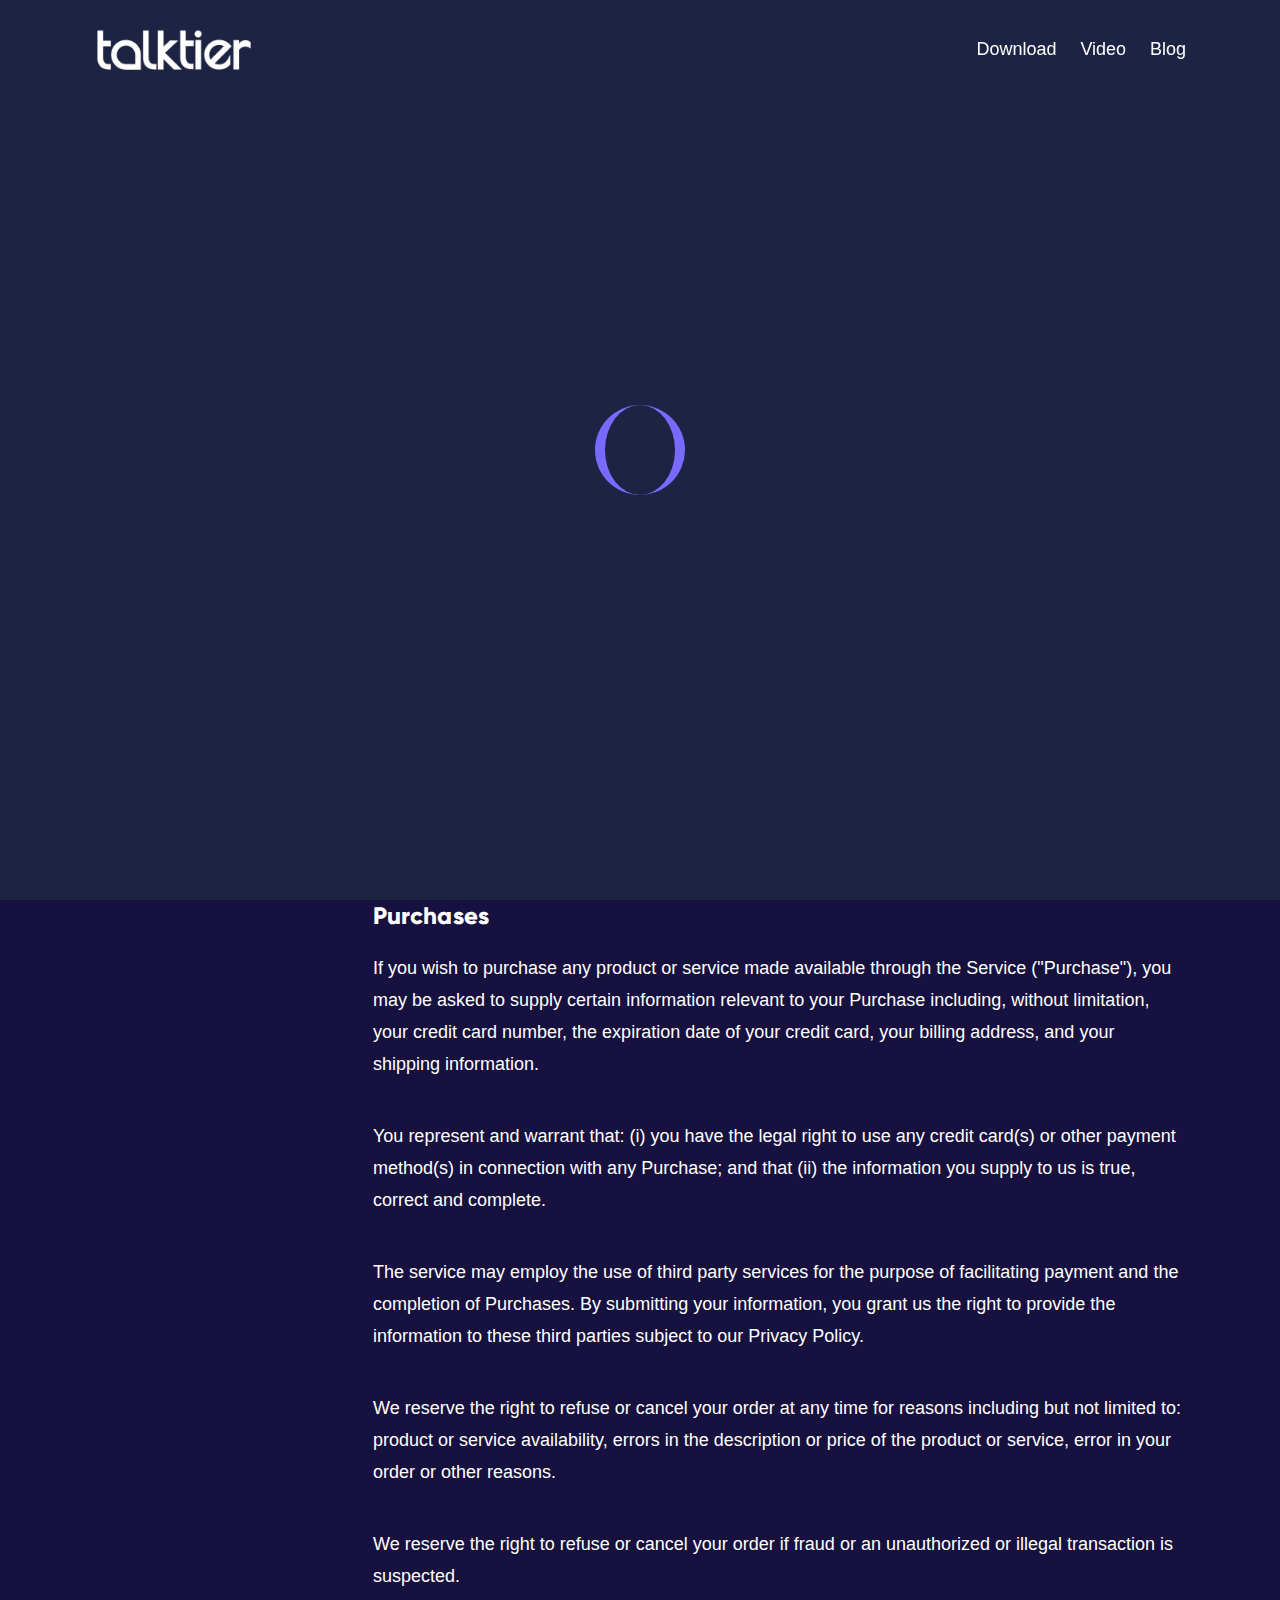
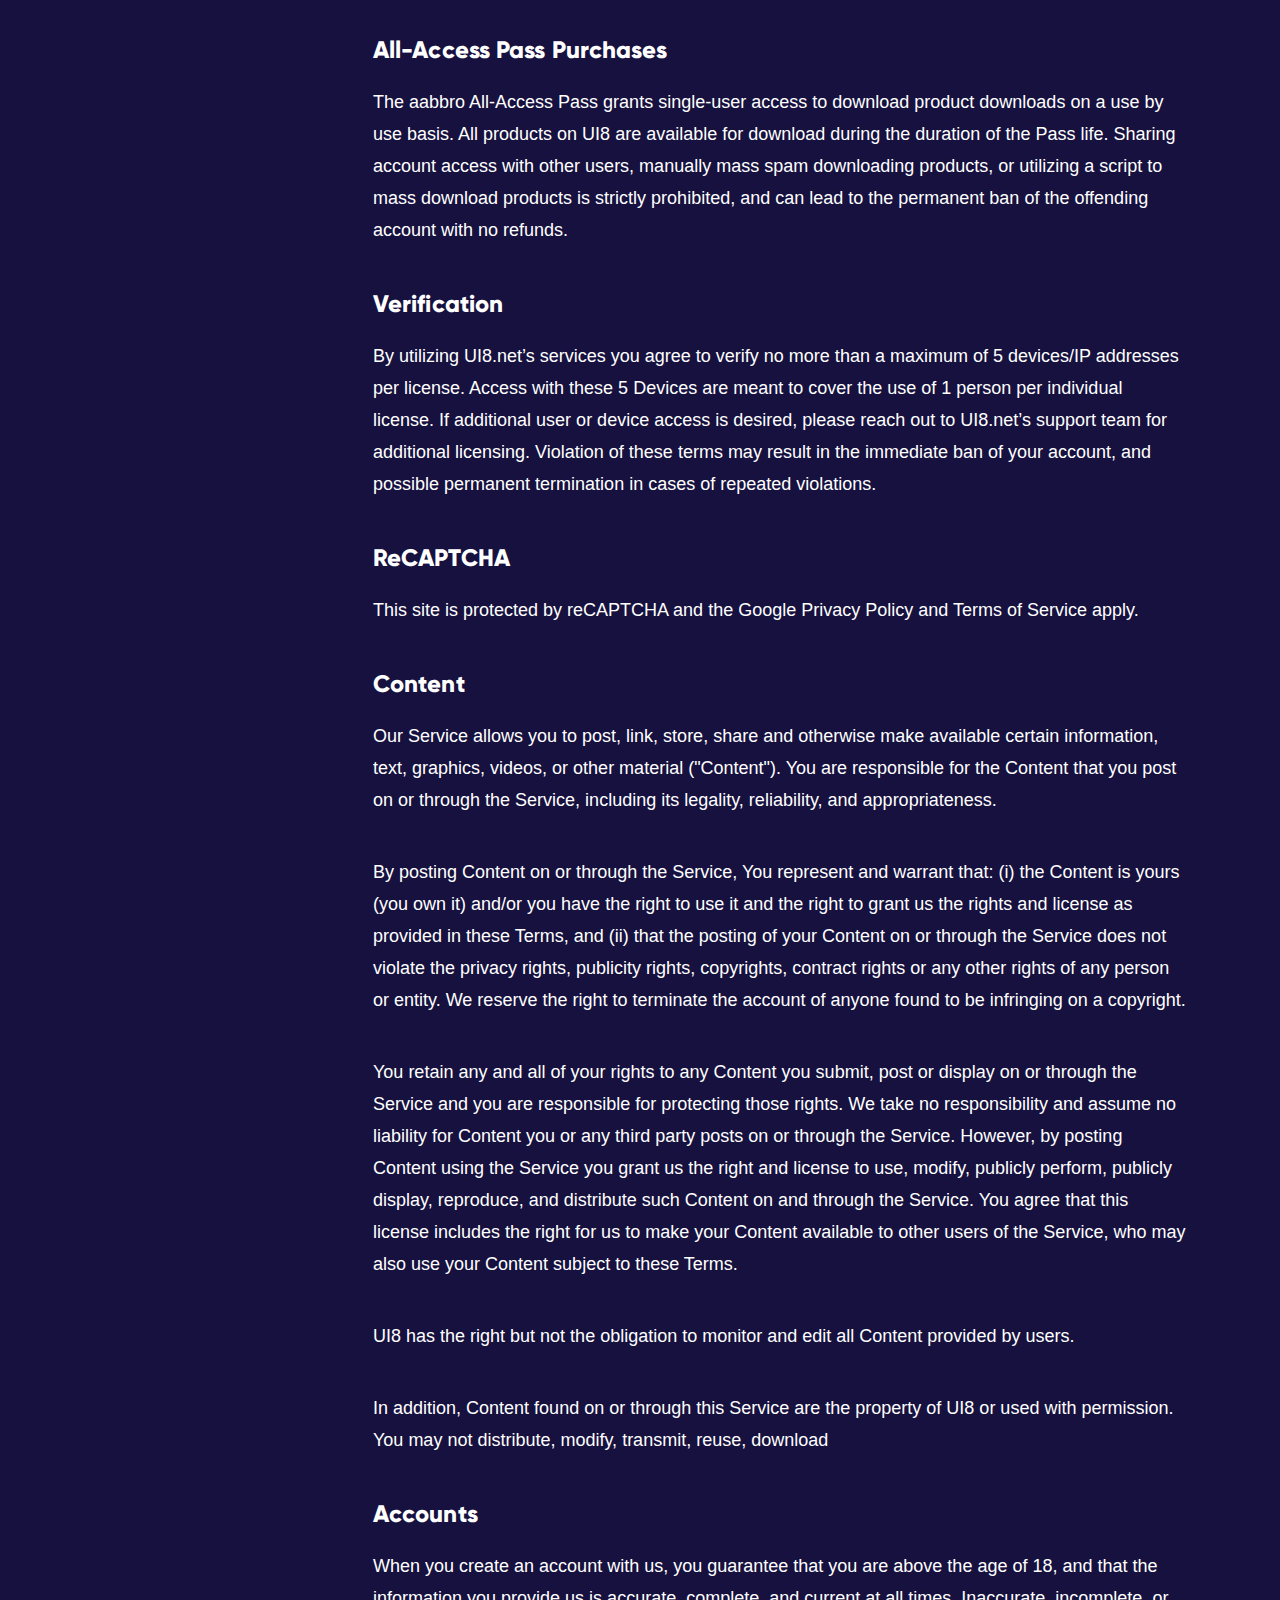
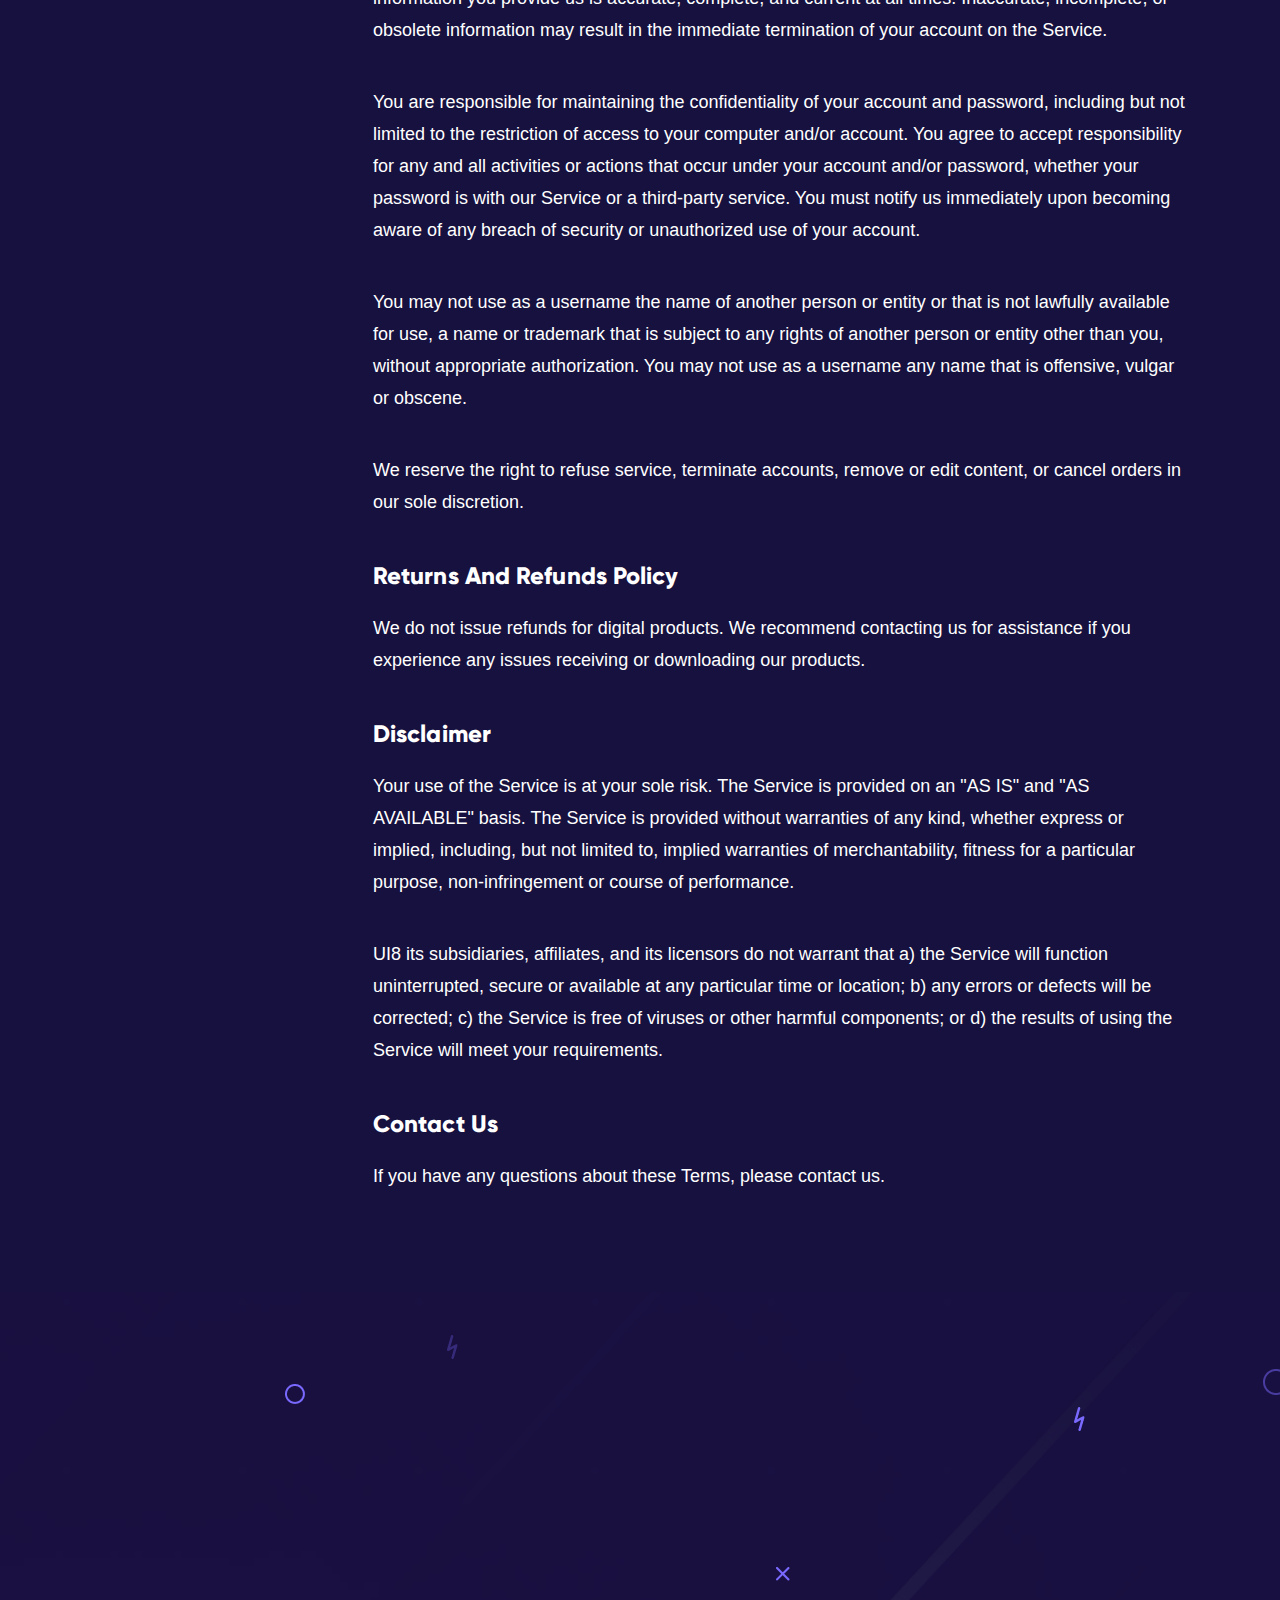
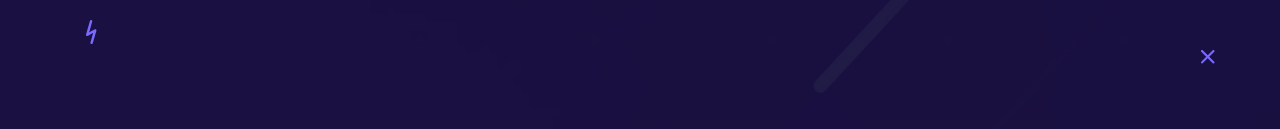
<file: conditions.html>
<!DOCTYPE html>
<html lang="en">
  <head>
    <meta charset="UTF-8"/>
    <meta http-equiv="X-UA-Compatible" content="IE=edge"/>
    <meta name="viewport" content="width=device-width, initial-scale=1.0"/>
    <title>Terms And Conditions</title>
    <!-- font awesome min css  -->
    <link rel="stylesheet" href="assets/css/all.min.css"/>
    <!-- animate css  -->
    <link rel="stylesheet" href="assets/css/animate.css">
    <!-- magnific-popup css  -->
    <link rel="stylesheet" href="assets/css/magnific-popup.css"/>
    <!-- swiper min css  -->
    <link rel="stylesheet" href="assets/css/swiper-bundle.min.css"/>
    <!-- bootstrap min css  -->
    <link rel="stylesheet" href="assets/css/bootstrap.min.css"/>
    <!-- typography css  -->
    <link rel="stylesheet" href="assets/css/typography.css"/>
    <!-- custom css  -->
    <link rel="stylesheet" href="assets/css/style.css"/>
    <!-- responsive css  -->
    <link rel="stylesheet" href="assets/css/responsive.css"/>
  </head>
  <body>
    <!-- preloader area here  -->
    <div class="preloader">
      <div class="loading"></div>
    </div>
    <!-- preloader area ends here  -->

    <!-- header area here  -->
    <div class="header">
      <div class="container">
        <div class="row">
          <div class="col">
            <div class="headerItems">
              <div class="headerLogo">
                <a href="index.html">
                  <img src="assets/images/logo/logo.png" alt="" />
                </a>
              </div>
              <div class="headerbutton">
                <a href="#!" class="closeMenu"><i class="fas fa-times"></i></a>
                <a href="download.html">download</a>
                <a href="video.html">video</a>
                <a href="blog.html">blog</a>
              </div>
              <!-- mobile menu  -->
              <div class="nav-toggler">
                <i class="fas fa-bars"></i>
              </div>
            </div>
          </div>
        </div>
      </div>
    </div>
    <!-- header area ends here  -->

    <!-- Text And Content Area -->
    <div class="condition-area">
      <div class="container">
        <div class="row">
          <div class="col-md-3">
            <div class="atca-nav wow fadeInUp" data-wow-duration="1s">
              <ul class="atcan-list">
                <li><a href="license.html">Licensing Agreement</a></li>
                <li>
                  <a href="conditions.html" class="conditions active"
                    >Terms and conditions</a
                  >
                </li>
                <li><a href="privacy.html">Privacy Policy</a></li>
              </ul>
            </div>
          </div>
          <div class="col-md-9">
            <div class="atca-content">
              <div class="license-text-content">
                <h2 class="wow fadeInUp" data-wow-duration="1s">Terms and Conditions</h2>
                <p>Last updated on February 14th, 2021</p>

                <h4>Terms of Use</h4>
                <p>
                  Please read these Terms and Conditions ("Terms", "Terms and
                  Conditions") carefully before using the https://pixefy.com/
                  website and the Pixefy mobile application (together, or
                  individually, the "Service") operated by Pixefy ("us", "we",
                  or "our").
                </p>
                <p>
                  Your access to and use of the Service is conditioned upon your
                  acceptance of and compliance with these Terms. These Terms
                  apply to all visitors, users and others who wish to access or
                  use the Service.
                </p>
                <p>
                  By accessing or using the Service you agree to be bound by
                  these Terms. If you disagree with any part of the terms then
                  you do not have permission to access the Service.
                </p>
                <h4>Communications</h4>
                <p>
                  By creating an Account on our service, you agree to subscribe
                  to newsletters, marketing or promotional materials. However,
                  you may opt out of receiving some, or all, of these
                  communications from us by following the unsubscribe link or
                  instructions provided in any email we send.
                </p>
                <h4>Purchases</h4>
                <p>
                  If you wish to purchase any product or service made available
                  through the Service ("Purchase"), you may be asked to supply
                  certain information relevant to your Purchase including,
                  without limitation, your credit card number, the expiration
                  date of your credit card, your billing address, and your
                  shipping information.
                </p>
                <p>
                  You represent and warrant that: (i) you have the legal right
                  to use any credit card(s) or other payment method(s) in
                  connection with any Purchase; and that (ii) the information
                  you supply to us is true, correct and complete.
                </p>
                <p>
                  The service may employ the use of third party services for the
                  purpose of facilitating payment and the completion of
                  Purchases. By submitting your information, you grant us the
                  right to provide the information to these third parties
                  subject to our Privacy Policy.
                </p>
                <p>
                  We reserve the right to refuse or cancel your order at any
                  time for reasons including but not limited to: product or
                  service availability, errors in the description or price of
                  the product or service, error in your order or other reasons.
                </p>
                <p>
                  We reserve the right to refuse or cancel your order if fraud
                  or an unauthorized or illegal transaction is suspected.
                </p>
                <h4>All-Access Pass Purchases</h4>
                <p>
                  The aabbro All-Access Pass grants single-user access to
                  download product downloads on a use by use basis. All products
                  on UI8 are available for download during the duration of the
                  Pass life. Sharing account access with other users, manually
                  mass spam downloading products, or utilizing a script to mass
                  download products is strictly prohibited, and can lead to the
                  permanent ban of the offending account with no refunds.
                </p>
                <h4>Verification</h4>
                <p>
                  By utilizing UI8.net’s services you agree to verify no more
                  than a maximum of 5 devices/IP addresses per license. Access
                  with these 5 Devices are meant to cover the use of 1 person
                  per individual license. If additional user or device access is
                  desired, please reach out to UI8.net’s support team for
                  additional licensing. Violation of these terms may result in
                  the immediate ban of your account, and possible permanent
                  termination in cases of repeated violations.
                </p>
                <h4>ReCAPTCHA</h4>
                <p>
                  This site is protected by reCAPTCHA and the Google Privacy
                  Policy and Terms of Service apply.
                </p>
                <h4>Content</h4>
                <p>
                  Our Service allows you to post, link, store, share and
                  otherwise make available certain information, text, graphics,
                  videos, or other material ("Content"). You are responsible for
                  the Content that you post on or through the Service, including
                  its legality, reliability, and appropriateness.
                </p>
                <p>
                  By posting Content on or through the Service, You represent
                  and warrant that: (i) the Content is yours (you own it) and/or
                  you have the right to use it and the right to grant us the
                  rights and license as provided in these Terms, and (ii) that
                  the posting of your Content on or through the Service does not
                  violate the privacy rights, publicity rights, copyrights,
                  contract rights or any other rights of any person or entity.
                  We reserve the right to terminate the account of anyone found
                  to be infringing on a copyright.
                </p>
                <p>
                  You retain any and all of your rights to any Content you
                  submit, post or display on or through the Service and you are
                  responsible for protecting those rights. We take no
                  responsibility and assume no liability for Content you or any
                  third party posts on or through the Service. However, by
                  posting Content using the Service you grant us the right and
                  license to use, modify, publicly perform, publicly display,
                  reproduce, and distribute such Content on and through the
                  Service. You agree that this license includes the right for us
                  to make your Content available to other users of the Service,
                  who may also use your Content subject to these Terms.
                </p>
                <p>
                  UI8 has the right but not the obligation to monitor and edit
                  all Content provided by users.
                </p>
                <p>
                  In addition, Content found on or through this Service are the
                  property of UI8 or used with permission. You may not
                  distribute, modify, transmit, reuse, download
                </p>
                <h4>Accounts</h4>
                <p>
                  When you create an account with us, you guarantee that you are
                  above the age of 18, and that the information you provide us
                  is accurate, complete, and current at all times. Inaccurate,
                  incomplete, or obsolete information may result in the
                  immediate termination of your account on the Service.
                </p>
                <p>
                  You are responsible for maintaining the confidentiality of
                  your account and password, including but not limited to the
                  restriction of access to your computer and/or account. You
                  agree to accept responsibility for any and all activities or
                  actions that occur under your account and/or password, whether
                  your password is with our Service or a third-party service.
                  You must notify us immediately upon becoming aware of any
                  breach of security or unauthorized use of your account.
                </p>
                <p>
                  You may not use as a username the name of another person or
                  entity or that is not lawfully available for use, a name or
                  trademark that is subject to any rights of another person or
                  entity other than you, without appropriate authorization. You
                  may not use as a username any name that is offensive, vulgar
                  or obscene.
                </p>
                <p>
                  We reserve the right to refuse service, terminate accounts,
                  remove or edit content, or cancel orders in our sole
                  discretion.
                </p>
                <h4>Returns and Refunds Policy</h4>
                <p>
                  We do not issue refunds for digital products. We recommend
                  contacting us for assistance if you experience any issues
                  receiving or downloading our products.
                </p>
                <h4>Disclaimer</h4>
                <p>
                  Your use of the Service is at your sole risk. The Service is
                  provided on an "AS IS" and "AS AVAILABLE" basis. The Service
                  is provided without warranties of any kind, whether express or
                  implied, including, but not limited to, implied warranties of
                  merchantability, fitness for a particular purpose,
                  non-infringement or course of performance.
                </p>
                <p>
                  UI8 its subsidiaries, affiliates, and its licensors do not
                  warrant that a) the Service will function uninterrupted,
                  secure or available at any particular time or location; b) any
                  errors or defects will be corrected; c) the Service is free of
                  viruses or other harmful components; or d) the results of
                  using the Service will meet your requirements.
                </p>
                <h4>Contact Us</h4>
                <p>
                  If you have any questions about these Terms, please contact
                  us.
                </p>
              </div>
            </div>
          </div>
        </div>
      </div>
    </div>
    <!-- Text And Content ends Area -->

    <!-- footer area here  -->
    <div class="footer">
      <div class="vectors footerVectors">
        <img src="assets/images/vector/crose.png" alt="" />
        <img src="assets/images/vector/crose.png" alt="" />
        <img src="assets/images/vector/circle1.png" alt="" />
        <img src="assets/images/vector/circle2.png" alt="" />
        <img src="assets/images/vector/ZigDro.png" alt="" />
        <img src="assets/images/vector/ZigDro.png" alt="" />
        <img src="assets/images/vector/ZigDro.png" alt="" />
      </div>
      <div class="container">
        <div class="row">
          <div class="col">
            <div class="footerItems wow fadeInUp" data-wow-duration="1s">
              <div class="footerContent">
                <ul class="footerAbout">
                  <li>
                    <a href="index.html"
                      ><img src="assets/images/logo/footerLogo.png" alt=""
                    /></a>
                  </li>
                  <li>
                    <p>
                      Our mission is to help people improve <br />
                      their conversational abilities! We can't <br />
                      wait to hear what you have to say!
                    </p>
                  </li>
                </ul>
              </div>
              <div class="footerContent">
                <ul class="footerPage">
                  <li><a href="#!">page</a></li>
                  <li><a href="conditions.html">Terms and Conditions</a></li>
                  <li><a href="privacy.html">Privacy Policy</a></li>
                  <li><a href="license.html">Cookie Policy</a></li>
                  <li><a href="contact.html">Contact</a></li>
                  <li><a href="about.html">About</a></li>
                  <li><a href="press.html">Press</a></li>
                </ul>
              </div>
              <div class="footerContent">
                <ul class="footerIcon">
                  <li>
                    <ul>
                      <li>
                        <a target="_blank" class="active" href="https://www.facebook.com/TalkTier"
                          ><i class="fab fa-facebook-f"></i
                        ></a>
                      </li>
                      <li>
                        <a target="_blank" href="https://www.instagram.com/talktier/"><i class="fab fa-instagram"></i></a>
                      </li>
                      <li>
                        <a target="_blank" href="https://twitter.com/TalkTierApp"><i class="fab fa-twitter"></i></a>
                      </li>
                      <li>
                        <a target="_blank" href="https://www.youtube.com/channel/UCWlo_eU6-bAkj4GK5m0HICw"><i class="fab fa-youtube"></i></a>
                      </li>
                    </ul>
                  </li>
                  <li>
                    <p>Copyright @ 2021 talktier.</p>
                    <p>All rights reserved</p>
                  </li>
                </ul>
              </div>
            </div>
          </div>
        </div>
      </div>
    </div>
    <!-- footer area ends here  -->

    <!-- jquery min js  -->
    <script src="assets/js/jquery-3.6.0.min.js"></script>
    <!-- wow js  -->
    <script src="assets/js/wow.min.js"></script>
    <!-- magnific-popup min js  -->
    <script src="assets/js/jquery.magnific-popup.min.js"></script>
    <!-- swiper min js  -->
    <script src="assets/js/swiper-bundle.min.js"></script>
    <!-- bootstrap min js  -->
    <script src="assets/js/bootstrap.min.js"></script>
    <!-- custom js  -->
    <script src="assets/js/custom.js"></script>
  </body>
</html>
</file>
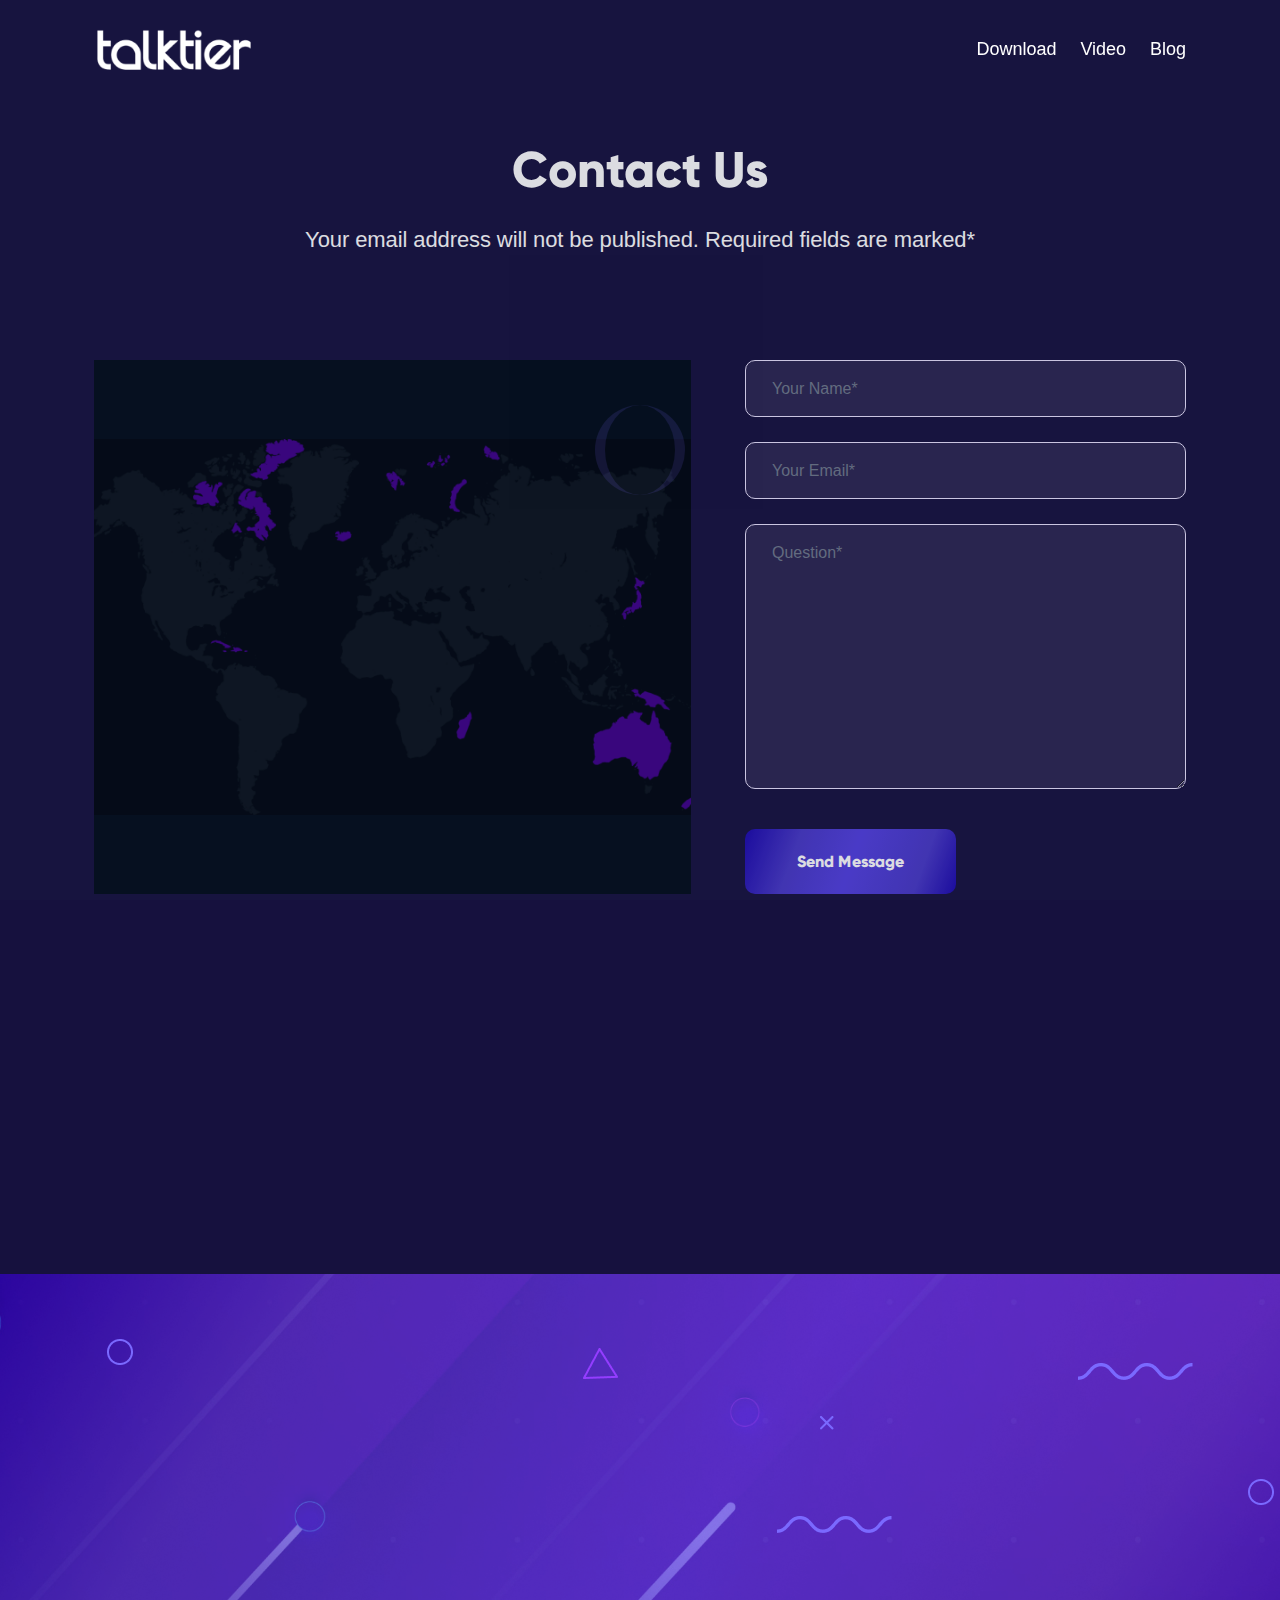
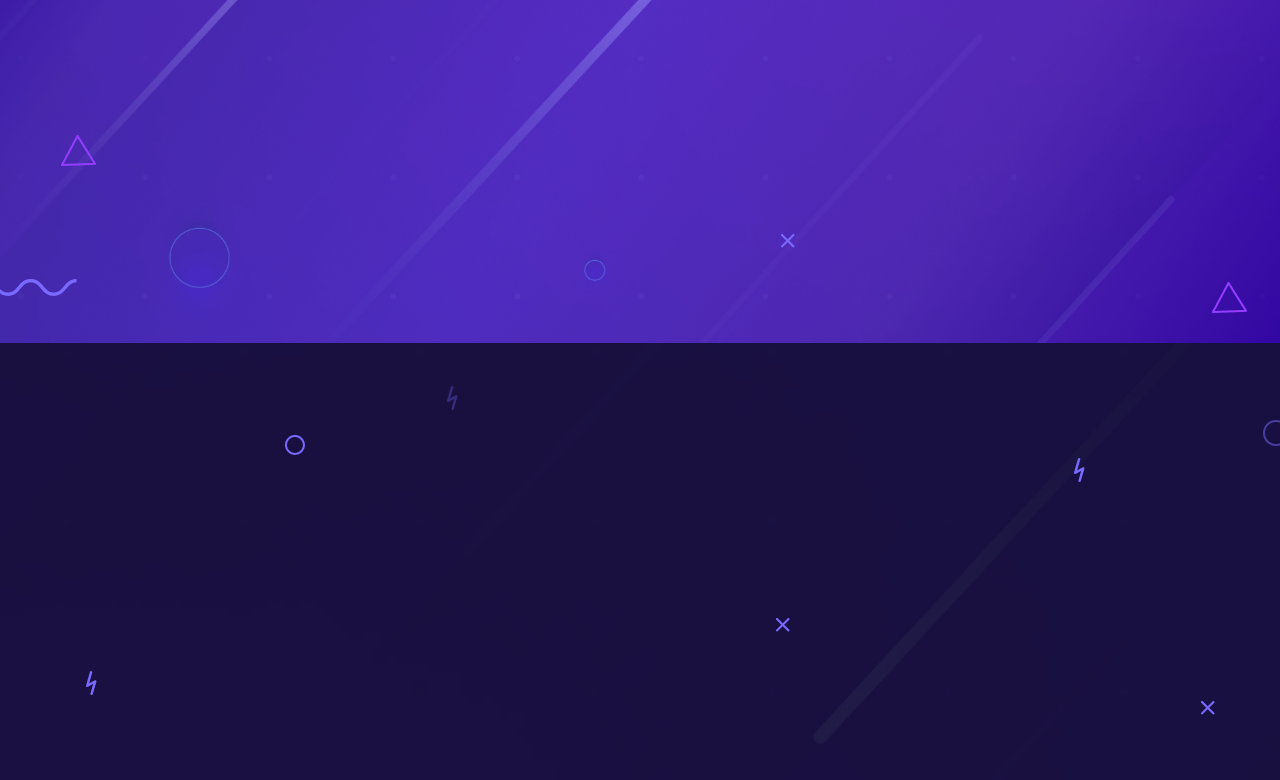
<file: contact.html>
<!DOCTYPE html>
<html lang="en">
  <head>
    <meta charset="UTF-8"/>
    <meta http-equiv="X-UA-Compatible" content="IE=edge"/>
    <meta name="viewport" content="width=device-width, initial-scale=1.0"/>
    <title>Talktier Contact</title>
    <!-- font awesome min css  -->
    <link rel="stylesheet" href="assets/css/all.min.css"/>
    <!-- animate css  -->
    <link rel="stylesheet" href="assets/css/animate.css">
    <!-- magnific-popup css  -->
    <link rel="stylesheet" href="assets/css/magnific-popup.css"/>
    <!-- swiper min css  -->
    <link rel="stylesheet" href="assets/css/swiper-bundle.min.css"/>
    <!-- bootstrap min css  -->
    <link rel="stylesheet" href="assets/css/bootstrap.min.css"/>
    <!-- typography css  -->
    <link rel="stylesheet" href="assets/css/typography.css"/>
    <!-- custom css  -->
    <link rel="stylesheet" href="assets/css/style.css"/>
    <!-- responsive css  -->
    <link rel="stylesheet" href="assets/css/responsive.css"/>
  </head>
  <body>
    <!-- preloader area here  -->
    <div class="preloader">
      <div class="loading"></div>
    </div>
    <!-- preloader area ends here  -->

    <!-- header area here  -->
    <div class="header">
      <div class="container">
        <div class="row">
          <div class="col">
            <div class="headerItems">
              <div class="headerLogo">
                <a href="index.html">
                  <img src="assets/images/logo/logo.png" alt="" />
                </a>
              </div>
              <div class="headerbutton">
                <a href="#!" class="closeMenu"><i class="fas fa-times"></i></a>
                <a href="download.html">download</a>
                <a href="video.html">video</a>
                <a href="blog.html">blog</a>
              </div>
              <!-- mobile menu  -->
              <div class="nav-toggler">
                <i class="fas fa-bars"></i>
              </div>
            </div>
          </div>
        </div>
      </div>
    </div>
    <!-- header area ends here  -->

    <!-- blogBanner area here  -->
    <div class="blogBanner">
      <div class="container">
        <div class="row">
          <div class="col-12">
            <div class="blogBanner-content wow fadeInUp" data-wow-duration="1s">
              <h2>Contact Us</h2>
              <p>
                Your email address will not be published. Required fields are
                marked*
              </p>
            </div>
          </div>
        </div>
      </div>
    </div>
    <!-- blogBanner area ends here  -->

    <!-- contact area here -->
    <div class="contact">
      <div class="container">
        <div class="row">
          <div class="col-xl-7">
            <div class="contact-map wow fadeInUpBig" data-wow-duration="1s">
              <a href="#!">
                <img src="assets/images/homeOneImg/map.png" alt=""></a>
            </div>
          </div>
          <div class="col-xl-5">
            <div class="contact-form wow fadeInUpBig" data-wow-duration="1s">
              <form action="#!">
                <div class="cf-groups">
                    <div class="cf-group">
                        <input type="text" class="fname" id="fname" placeholder="your name*">
                    </div>
                    <div class="cf-group">
                        <input type="email" class="yemail" id="yemail" placeholder="your email*">
                    </div>
                    <div class="cf-group">
                        <textarea name="message" placeholder="Question*" id="message" cols="30" rows="10"></textarea>
                    </div>
                </div>
                <div class="cf-groups">
                    <a href="#!" class="btn-button btn-color submit">send message</a>
                </div>
            </form>
            </div>
          </div>
        </div>
      </div>
    </div>
    <!-- contact area ends here -->

    <!-- contact mail area here -->
    <div class="contact-mail">
      <div class="container">
        <div class="row">
          <div class="cm-items wow fadeInUp" data-wow-duration="1s">
            <div class="cm-item">
              <ul>
                <li class="img"><i class="fas fa-map-marker-alt"></i></li>
                <li class="content">
                  <h4>Support</h4>
                  <a href="#!">help@talktier.com</a>
                </li>
              </ul>
            </div>
            <div class="cm-item">
              <ul>
                <li class="img"><i class="fas fa-user-alt"></i></li>
                <li class="content">
                  <h4>Investors</h4>
                  <a href="#!">max@talktier.com</a></li>
              </ul>
            </div>
            <div class="cm-item">
              <ul>
                <li class="img"><i class="fas fa-envelope"></i></li>
                <li class="content">
                  <h4>Press</h4>
                  <a href="#!">garrett@talktier.com</a></li>
              </ul>
            </div>
          </div>
        </div>
      </div>
    </div>
    <!-- contact mail area ends here -->

    <!-- level area here  -->
    <div class="level">
      <div class="vectors levelVectors">
        <img src="assets/images/vector/crose.png" alt="" />
        <img src="assets/images/vector/crose.png" alt="" />
        <img src="assets/images/vector/circle3.png" alt="" />
        <img src="assets/images/vector/circle3.png" alt="" />
        <img src="assets/images/vector/triangleL.png" alt="" />
        <img src="assets/images/vector/triangleL.png" alt="" />
        <img src="assets/images/vector/triangleL.png" alt="" />
        <img src="assets/images/vector/zigzag3.png" alt="" />
        <img src="assets/images/vector/zigzag3.png" alt="" />
        <img src="assets/images/vector/zigzag3.png" alt="" />
      </div>
      <div class="container">
        <div class="row">
          <div class="col">
            <div class="levelItems">
              <div class="levelContent wow slideInLeft" data-wow-duration=".5s">
                <h1>
                  <span>Level Up</span> Your <br />
                  Conversation <br />
                  Today!
                </h1>
                <ul>
                  <li>
                    <a href="#!"
                      ><img src="assets/images/link/app.png" alt=""
                    /></a>
                  </li>
                  <li>
                    <a href="#!"
                      ><img src="assets/images/link/google.png" alt=""
                    /></a>
                  </li>
                </ul>
              </div>
              <div class="levelImg wow slideInRight" data-wow-duration=".5s">
                <img src="assets/images/homeOneImg/levelImg.png" alt="" />
              </div>
            </div>
          </div>
        </div>
      </div>
    </div>
    <!-- level area ends here  -->

    <!-- footer area here  -->
    <div class="footer">
      <div class="vectors footerVectors">
        <img src="assets/images/vector/crose.png" alt="" />
        <img src="assets/images/vector/crose.png" alt="" />
        <img src="assets/images/vector/circle1.png" alt="" />
        <img src="assets/images/vector/circle2.png" alt="" />
        <img src="assets/images/vector/ZigDro.png" alt="" />
        <img src="assets/images/vector/ZigDro.png" alt="" />
        <img src="assets/images/vector/ZigDro.png" alt="" />
      </div>
      <div class="container">
        <div class="row">
          <div class="col">
            <div class="footerItems wow fadeInUp" data-wow-duration="1s">
              <div class="footerContent">
                <ul class="footerAbout">
                  <li>
                    <a href="index.html"
                      ><img src="assets/images/logo/footerLogo.png" alt=""
                    /></a>
                  </li>
                  <li>
                    <p>
                      Our mission is to help people improve <br />
                      their conversational abilities! We can't <br />
                      wait to hear what you have to say!
                    </p>
                  </li>
                </ul>
              </div>
              <div class="footerContent">
                <ul class="footerPage">
                  <li><a href="#!">page</a></li>
                  <li><a href="conditions.html">Terms and Conditions</a></li>
                  <li><a href="privacy.html">Privacy Policy</a></li>
                  <li><a href="license.html">Cookie Policy</a></li>
                  <li><a href="contact.html">Contact</a></li>
                  <li><a href="about.html">About</a></li>
                  <li><a href="press.html">Press</a></li>
                </ul>
              </div>
              <div class="footerContent">
                <ul class="footerIcon">
                  <li>
                    <ul>
                      <li>
                        <a target="_blank" class="active" href="https://www.facebook.com/TalkTier"
                          ><i class="fab fa-facebook-f"></i
                        ></a>
                      </li>
                      <li>
                        <a target="_blank" href="https://www.instagram.com/talktier/"><i class="fab fa-instagram"></i></a>
                      </li>
                      <li>
                        <a target="_blank" href="https://twitter.com/TalkTierApp"><i class="fab fa-twitter"></i></a>
                      </li>
                      <li>
                        <a target="_blank" href="https://www.youtube.com/channel/UCWlo_eU6-bAkj4GK5m0HICw"><i class="fab fa-youtube"></i></a>
                      </li>
                    </ul>
                  </li>
                  <li>
                    <p>Copyright @ 2021 talktier.</p>
                    <p>All rights reserved</p>
                  </li>
                </ul>
              </div>
            </div>
          </div>
        </div>
      </div>
    </div>
    <!-- footer area ends here  -->

    <!-- jquery min js  -->
    <script src="assets/js/jquery-3.6.0.min.js"></script>
    <!-- wow js  -->
    <script src="assets/js/wow.min.js"></script>
    <!-- magnific-popup min js  -->
    <script src="assets/js/jquery.magnific-popup.min.js"></script>
    <!-- swiper min js  -->
    <script src="assets/js/swiper-bundle.min.js"></script>
    <!-- bootstrap min js  -->
    <script src="assets/js/bootstrap.min.js"></script>
    <!-- custom js  -->
    <script src="assets/js/custom.js"></script>
  </body>
</html>
</file>
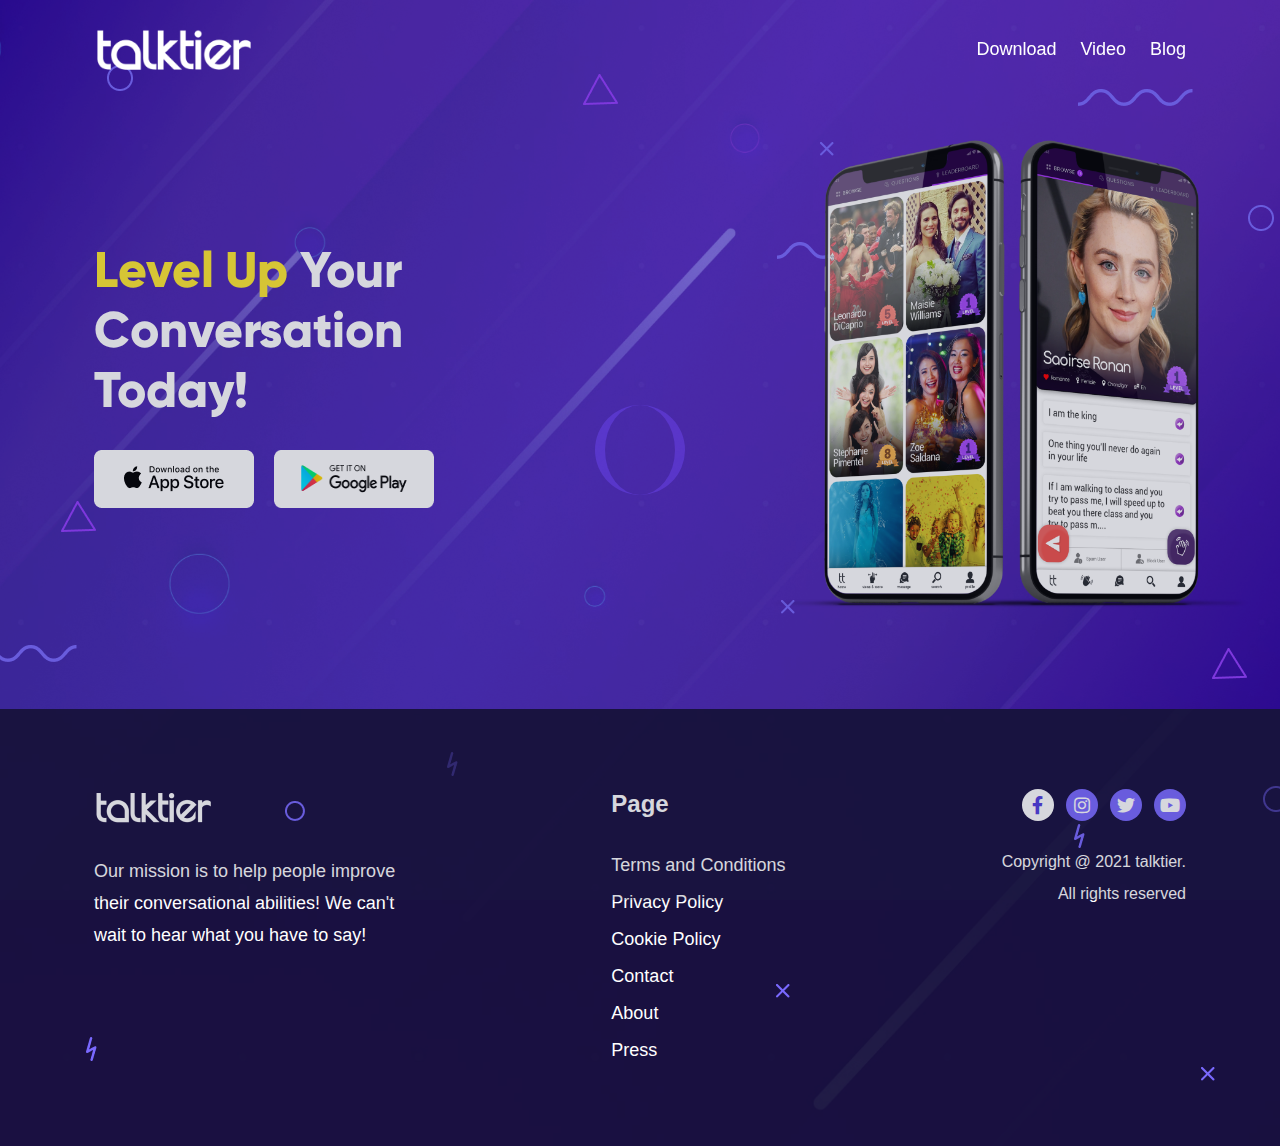
<file: download.html>
<!DOCTYPE html>
<html lang="en">
  <head>
    <meta charset="UTF-8"/>
    <meta http-equiv="X-UA-Compatible" content="IE=edge"/>
    <meta name="viewport" content="width=device-width, initial-scale=1.0"/>
    <title>Talktier Download</title>
    <!-- font awesome min css  -->
    <link rel="stylesheet" href="assets/css/all.min.css"/>
    <!-- animate css  -->
    <link rel="stylesheet" href="assets/css/animate.css">
    <!-- magnific-popup css  -->
    <link rel="stylesheet" href="assets/css/magnific-popup.css"/>
    <!-- swiper min css  -->
    <link rel="stylesheet" href="assets/css/swiper-bundle.min.css"/>
    <!-- bootstrap min css  -->
    <link rel="stylesheet" href="assets/css/bootstrap.min.css"/>
    <!-- typography css  -->
    <link rel="stylesheet" href="assets/css/typography.css"/>
    <!-- custom css  -->
    <link rel="stylesheet" href="assets/css/style.css"/>
    <!-- responsive css  -->
    <link rel="stylesheet" href="assets/css/responsive.css"/>
  </head>
  <body>
    <!-- preloader area here  -->
    <div class="preloader">
      <div class="loading"></div>
    </div>
    <!-- preloader area ends here  -->

    <!-- header area here  -->
    <div class="header">
      <div class="container">
        <div class="row">
          <div class="col">
            <div class="headerItems">
              <div class="headerLogo">
                <a href="index.html">
                  <img src="assets/images/logo/logo.png" alt="" />
                </a>
              </div>
              <div class="headerbutton">
                <a href="#!" class="closeMenu"><i class="fas fa-times"></i></a>
                <a href="download.html">download</a>
                <a href="video.html">video</a>
                <a href="blog.html">blog</a>
              </div>
              <!-- mobile menu  -->
              <div class="nav-toggler">
                <i class="fas fa-bars"></i>
              </div>
            </div>
          </div>
        </div>
      </div>
    </div>
    <!-- header area ends here  -->

    <!-- level area here  -->
    <div class="level l-download">
      <div class="vectors levelVectors">
        <img src="assets/images/vector/crose.png" alt="" />
        <img src="assets/images/vector/crose.png" alt="" />
        <img src="assets/images/vector/circle3.png" alt="" />
        <img src="assets/images/vector/circle3.png" alt="" />
        <img src="assets/images/vector/triangleL.png" alt="" />
        <img src="assets/images/vector/triangleL.png" alt="" />
        <img src="assets/images/vector/triangleL.png" alt="" />
        <img src="assets/images/vector/zigzag3.png" alt="" />
        <img src="assets/images/vector/zigzag3.png" alt="" />
        <img src="assets/images/vector/zigzag3.png" alt="" />
      </div>
      <div class="container">
        <div class="row">
          <div class="col">
            <div class="levelItems">
              <div class="levelContent wow slideInLeft" data-wow-duration=".5s">
                <h1>
                  <span>Level Up</span> Your <br />
                  Conversation <br />
                  Today!
                </h1>
                <ul>
                  <li>
                    <a href="#!"
                      ><img src="assets/images/link/app.png" alt=""
                    /></a>
                  </li>
                  <li>
                    <a href="#!"
                      ><img src="assets/images/link/google.png" alt=""
                    /></a>
                  </li>
                </ul>
              </div>
              <div class="levelImg wow slideInRight" data-wow-duration=".5s">
                <img src="assets/images/homeOneImg/levelImg.png" alt="" />
              </div>
            </div>
          </div>
        </div>
      </div>
    </div>
    <!-- level area ends here  -->

    <!-- footer area here  -->
    <div class="footer">
      <div class="vectors footerVectors">
        <img src="assets/images/vector/crose.png" alt="" />
        <img src="assets/images/vector/crose.png" alt="" />
        <img src="assets/images/vector/circle1.png" alt="" />
        <img src="assets/images/vector/circle2.png" alt="" />
        <img src="assets/images/vector/ZigDro.png" alt="" />
        <img src="assets/images/vector/ZigDro.png" alt="" />
        <img src="assets/images/vector/ZigDro.png" alt="" />
      </div>
      <div class="container">
        <div class="row">
          <div class="col">
            <div class="footerItems wow fadeInUp" data-wow-duration="1s">
              <div class="footerContent">
                <ul class="footerAbout">
                  <li>
                    <a href="index.html"
                      ><img src="assets/images/logo/footerLogo.png" alt=""
                    /></a>
                  </li>
                  <li>
                    <p>
                      Our mission is to help people improve <br />
                      their conversational abilities! We can't <br />
                      wait to hear what you have to say!
                    </p>
                  </li>
                </ul>
              </div>
              <div class="footerContent">
                <ul class="footerPage">
                  <li><a href="#!">page</a></li>
                  <li><a href="conditions.html">Terms and Conditions</a></li>
                  <li><a href="privacy.html">Privacy Policy</a></li>
                  <li><a href="license.html">Cookie Policy</a></li>
                  <li><a href="contact.html">Contact</a></li>
                  <li><a href="about.html">About</a></li>
                  <li><a href="press.html">Press</a></li>
                </ul>
              </div>
              <div class="footerContent">
                <ul class="footerIcon">
                  <li>
                    <ul>
                      <li>
                        <a target="_blank" class="active" href="https://www.facebook.com/TalkTier"
                          ><i class="fab fa-facebook-f"></i
                        ></a>
                      </li>
                      <li>
                        <a target="_blank" href="https://www.instagram.com/talktier/"><i class="fab fa-instagram"></i></a>
                      </li>
                      <li>
                        <a target="_blank" href="https://twitter.com/TalkTierApp"><i class="fab fa-twitter"></i></a>
                      </li>
                      <li>
                        <a target="_blank" href="https://www.youtube.com/channel/UCWlo_eU6-bAkj4GK5m0HICw"><i class="fab fa-youtube"></i></a>
                      </li>
                    </ul>
                  </li>
                  <li>
                    <p>Copyright @ 2021 talktier.</p>
                    <p>All rights reserved</p>
                  </li>
                </ul>
              </div>
            </div>
          </div>
        </div>
      </div>
    </div>
    <!-- footer area ends here  -->

    <!-- jquery min js  -->
    <script src="assets/js/jquery-3.6.0.min.js"></script>
    <!-- wow js  -->
    <script src="assets/js/wow.min.js"></script>
    <!-- magnific-popup min js  -->
    <script src="assets/js/jquery.magnific-popup.min.js"></script>
    <!-- swiper min js  -->
    <script src="assets/js/swiper-bundle.min.js"></script>
    <!-- bootstrap min js  -->
    <script src="assets/js/bootstrap.min.js"></script>
    <!-- custom js  -->
    <script src="assets/js/custom.js"></script>
  </body>
</html>
</file>
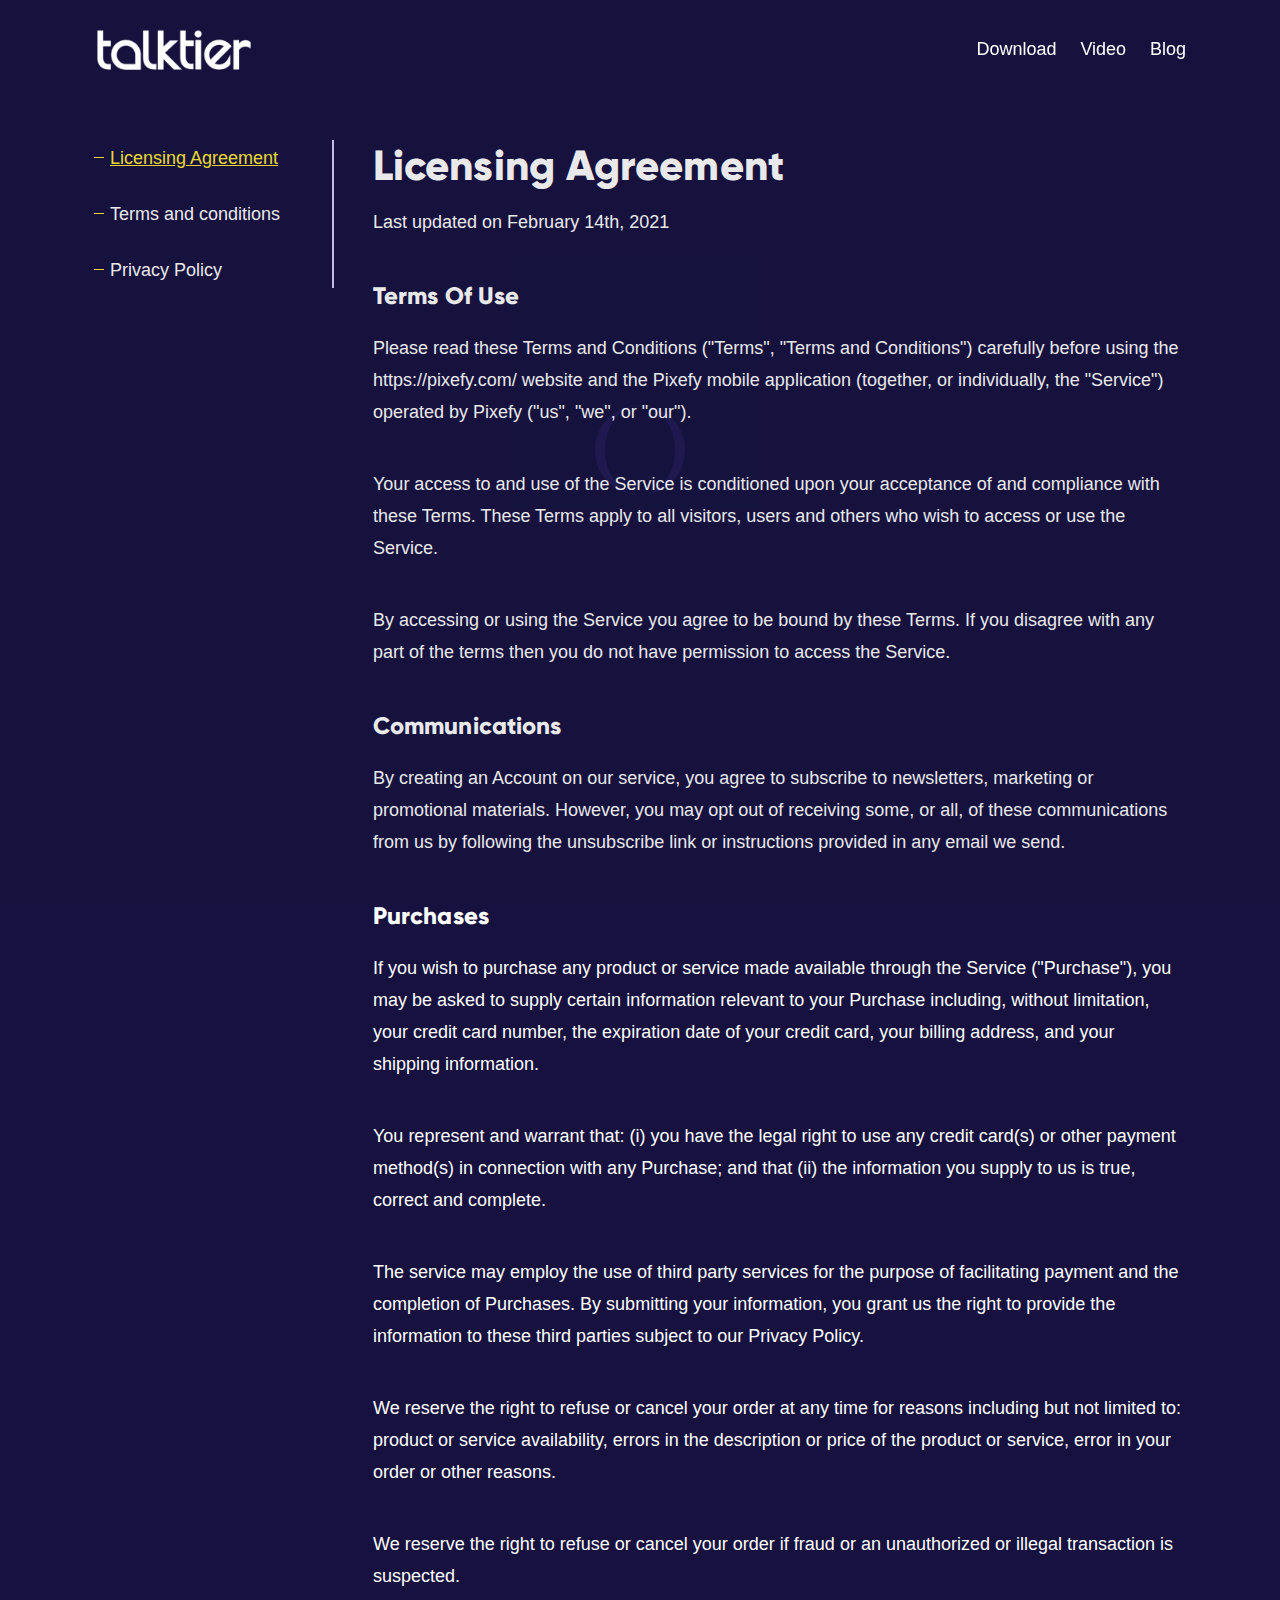
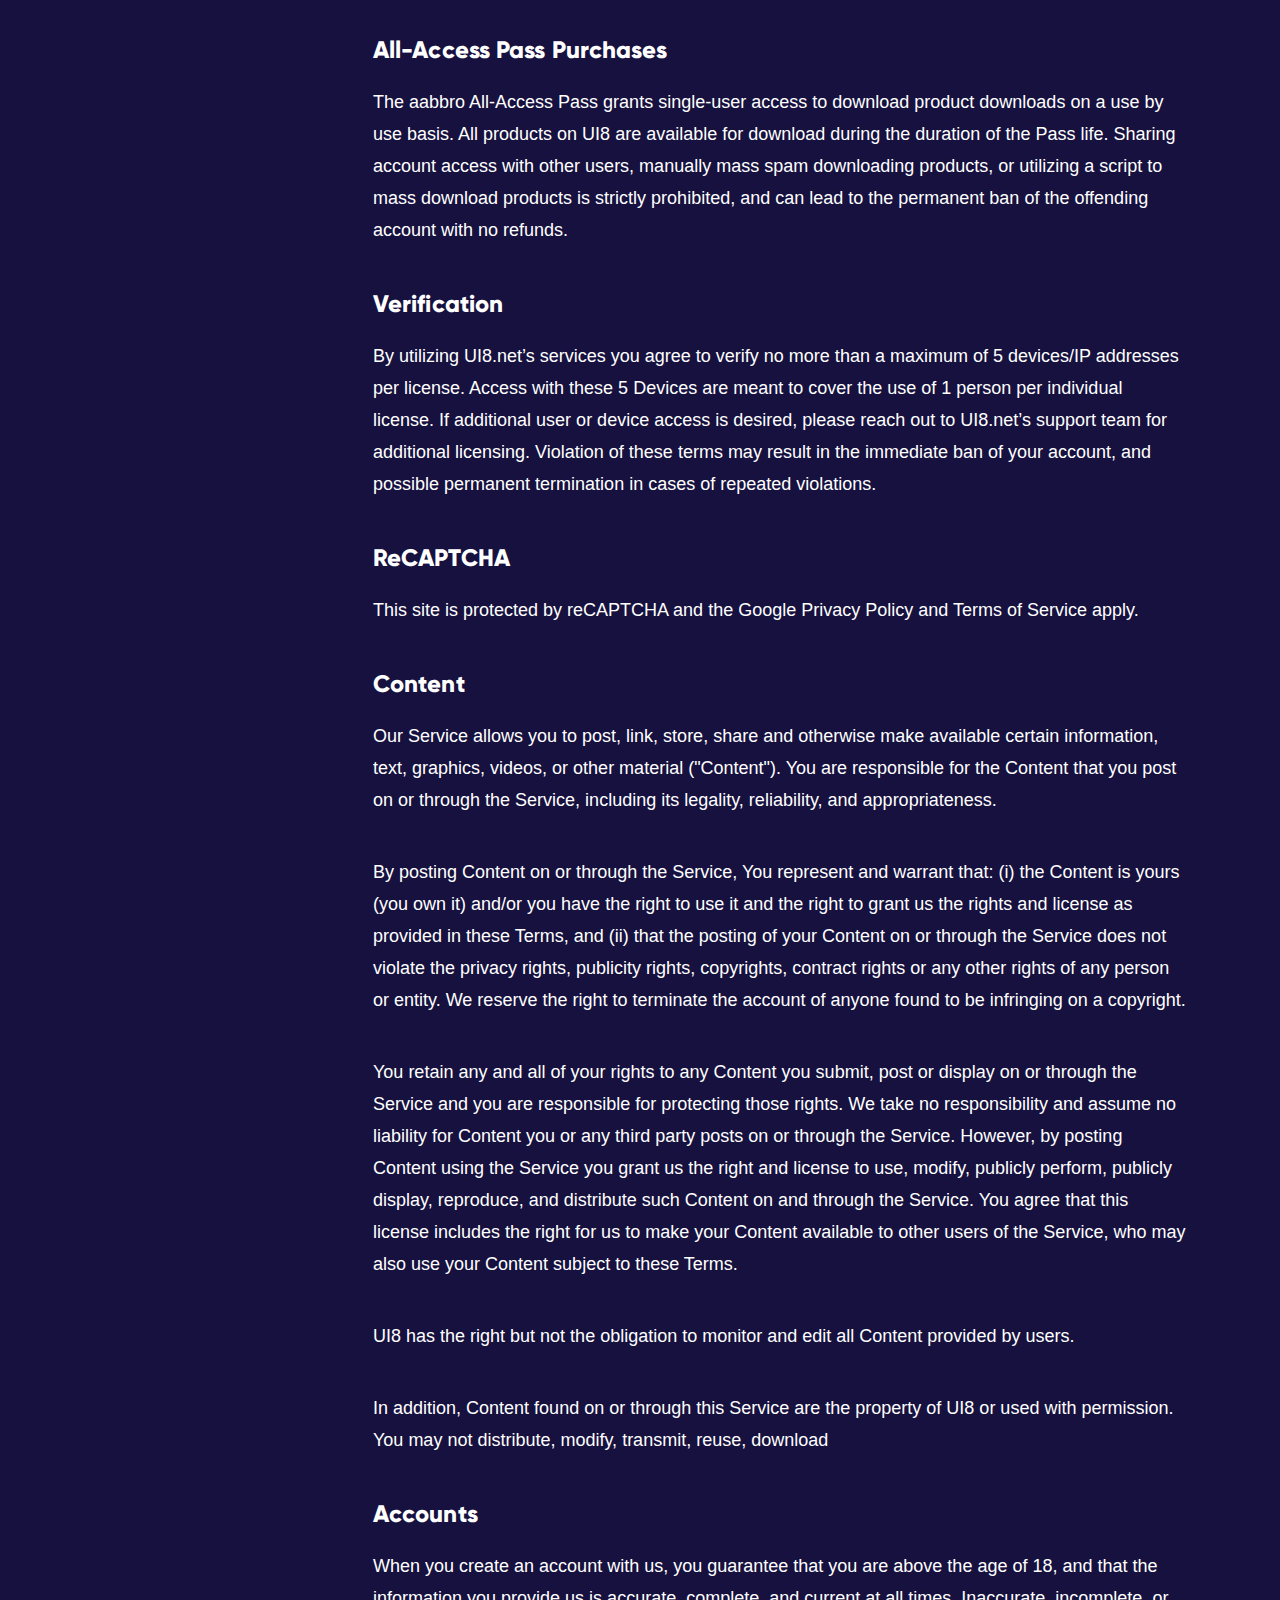
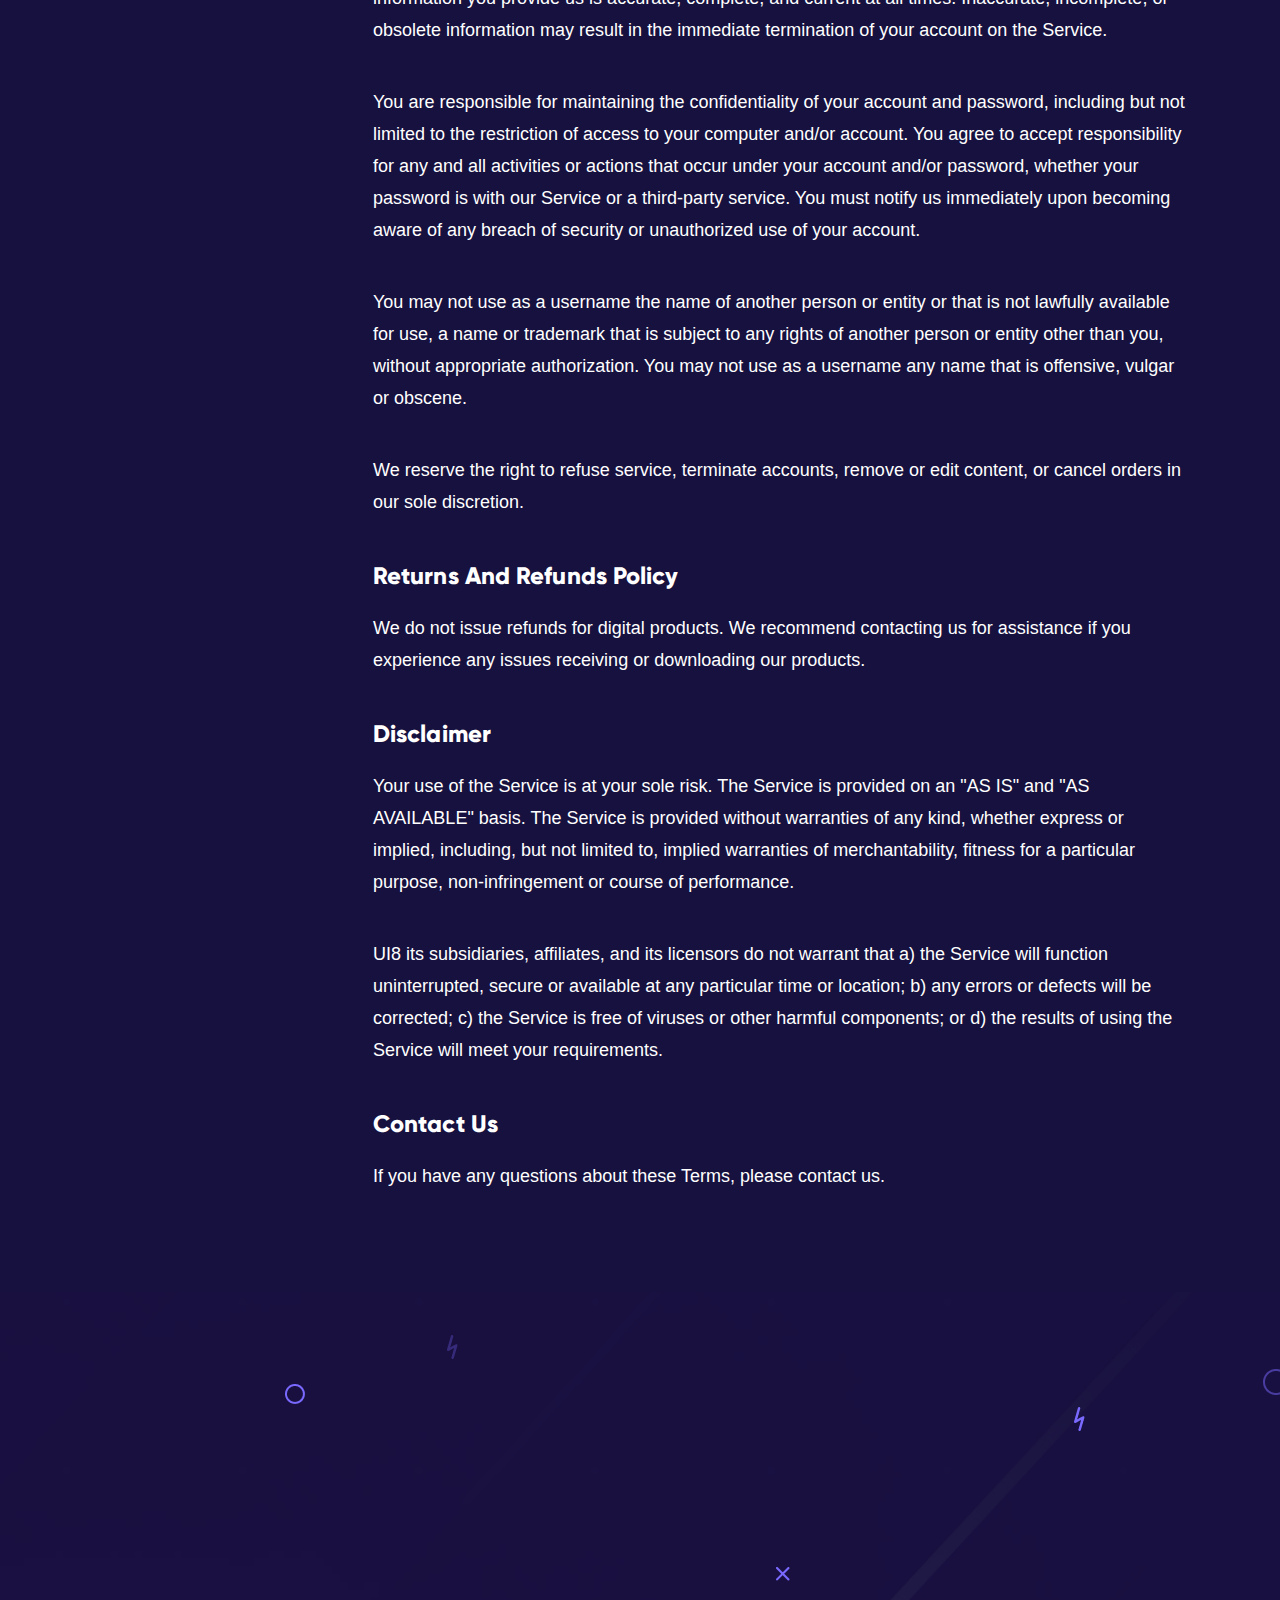
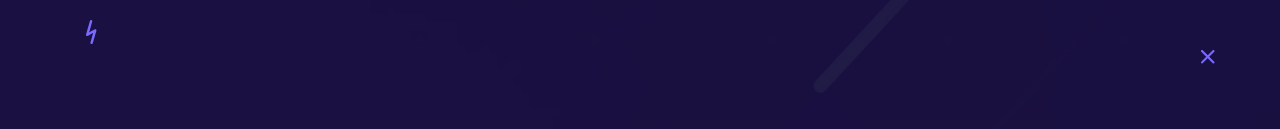
<file: license.html>
<!DOCTYPE html>
<html lang="en">
  <head>
    <meta charset="UTF-8"/>
    <meta http-equiv="X-UA-Compatible" content="IE=edge"/>
    <meta name="viewport" content="width=device-width, initial-scale=1.0"/>
    <title>Licensing Agreement</title>
    <!-- font awesome min css  -->
    <link rel="stylesheet" href="assets/css/all.min.css"/>
    <!-- animate css  -->
    <link rel="stylesheet" href="assets/css/animate.css">
    <!-- magnific-popup css  -->
    <link rel="stylesheet" href="assets/css/magnific-popup.css"/>
    <!-- swiper min css  -->
    <link rel="stylesheet" href="assets/css/swiper-bundle.min.css"/>
    <!-- bootstrap min css  -->
    <link rel="stylesheet" href="assets/css/bootstrap.min.css"/>
    <!-- typography css  -->
    <link rel="stylesheet" href="assets/css/typography.css"/>
    <!-- custom css  -->
    <link rel="stylesheet" href="assets/css/style.css"/>
    <!-- responsive css  -->
    <link rel="stylesheet" href="assets/css/responsive.css"/>
  </head>
  <body>
    <!-- preloader area here  -->
    <div class="preloader">
      <div class="loading"></div>
    </div>
    <!-- preloader area ends here  -->

    <!-- header area here  -->
    <div class="header">
      <div class="container">
        <div class="row">
          <div class="col">
            <div class="headerItems">
              <div class="headerLogo">
                <a href="index.html">
                  <img src="assets/images/logo/logo.png" alt="" />
                </a>
              </div>
              <div class="headerbutton">
                <a href="#!" class="closeMenu"><i class="fas fa-times"></i></a>
                <a href="download.html">download</a>
                <a href="video.html">video</a>
                <a href="blog.html">blog</a>
              </div>
              <!-- mobile menu  -->
              <div class="nav-toggler">
                <i class="fas fa-bars"></i>
              </div>
            </div>
          </div>
        </div>
      </div>
    </div>
    <!-- header area ends here  -->

    <!-- Text And Content Area -->
    <div class="condition-area">
      <div class="container">
        <div class="row">
          <div class="col-md-3">
            <div class="atca-nav">
              <ul class="atcan-list wow fadeInUp" data-wow-duration="1s">
                <li><a href="license.html" class="license active">Licensing Agreement</a></li>
                <li>
                  <a href="conditions.html">Terms and conditions</a
                  >
                </li>
                <li><a href="privacy.html">Privacy Policy</a></li>
              </ul>
            </div>
          </div>
          <div class="col-md-9">
            <div class="atca-content">
              <div class="license-text-content">
                <h2 class="wow fadeInUp" data-wow-duration="1s">Licensing Agreement</h2>
                <p>Last updated on February 14th, 2021</p>

                <h4>Terms of Use</h4>
                <p>
                  Please read these Terms and Conditions ("Terms", "Terms and
                  Conditions") carefully before using the https://pixefy.com/
                  website and the Pixefy mobile application (together, or
                  individually, the "Service") operated by Pixefy ("us", "we",
                  or "our").
                </p>
                <p>
                  Your access to and use of the Service is conditioned upon your
                  acceptance of and compliance with these Terms. These Terms
                  apply to all visitors, users and others who wish to access or
                  use the Service.
                </p>
                <p>
                  By accessing or using the Service you agree to be bound by
                  these Terms. If you disagree with any part of the terms then
                  you do not have permission to access the Service.
                </p>
                <h4>Communications</h4>
                <p>
                  By creating an Account on our service, you agree to subscribe
                  to newsletters, marketing or promotional materials. However,
                  you may opt out of receiving some, or all, of these
                  communications from us by following the unsubscribe link or
                  instructions provided in any email we send.
                </p>
                <h4>Purchases</h4>
                <p>
                  If you wish to purchase any product or service made available
                  through the Service ("Purchase"), you may be asked to supply
                  certain information relevant to your Purchase including,
                  without limitation, your credit card number, the expiration
                  date of your credit card, your billing address, and your
                  shipping information.
                </p>
                <p>
                  You represent and warrant that: (i) you have the legal right
                  to use any credit card(s) or other payment method(s) in
                  connection with any Purchase; and that (ii) the information
                  you supply to us is true, correct and complete.
                </p>
                <p>
                  The service may employ the use of third party services for the
                  purpose of facilitating payment and the completion of
                  Purchases. By submitting your information, you grant us the
                  right to provide the information to these third parties
                  subject to our Privacy Policy.
                </p>
                <p>
                  We reserve the right to refuse or cancel your order at any
                  time for reasons including but not limited to: product or
                  service availability, errors in the description or price of
                  the product or service, error in your order or other reasons.
                </p>
                <p>
                  We reserve the right to refuse or cancel your order if fraud
                  or an unauthorized or illegal transaction is suspected.
                </p>
                <h4>All-Access Pass Purchases</h4>
                <p>
                  The aabbro All-Access Pass grants single-user access to
                  download product downloads on a use by use basis. All products
                  on UI8 are available for download during the duration of the
                  Pass life. Sharing account access with other users, manually
                  mass spam downloading products, or utilizing a script to mass
                  download products is strictly prohibited, and can lead to the
                  permanent ban of the offending account with no refunds.
                </p>
                <h4>Verification</h4>
                <p>
                  By utilizing UI8.net’s services you agree to verify no more
                  than a maximum of 5 devices/IP addresses per license. Access
                  with these 5 Devices are meant to cover the use of 1 person
                  per individual license. If additional user or device access is
                  desired, please reach out to UI8.net’s support team for
                  additional licensing. Violation of these terms may result in
                  the immediate ban of your account, and possible permanent
                  termination in cases of repeated violations.
                </p>
                <h4>ReCAPTCHA</h4>
                <p>
                  This site is protected by reCAPTCHA and the Google Privacy
                  Policy and Terms of Service apply.
                </p>
                <h4>Content</h4>
                <p>
                  Our Service allows you to post, link, store, share and
                  otherwise make available certain information, text, graphics,
                  videos, or other material ("Content"). You are responsible for
                  the Content that you post on or through the Service, including
                  its legality, reliability, and appropriateness.
                </p>
                <p>
                  By posting Content on or through the Service, You represent
                  and warrant that: (i) the Content is yours (you own it) and/or
                  you have the right to use it and the right to grant us the
                  rights and license as provided in these Terms, and (ii) that
                  the posting of your Content on or through the Service does not
                  violate the privacy rights, publicity rights, copyrights,
                  contract rights or any other rights of any person or entity.
                  We reserve the right to terminate the account of anyone found
                  to be infringing on a copyright.
                </p>
                <p>
                  You retain any and all of your rights to any Content you
                  submit, post or display on or through the Service and you are
                  responsible for protecting those rights. We take no
                  responsibility and assume no liability for Content you or any
                  third party posts on or through the Service. However, by
                  posting Content using the Service you grant us the right and
                  license to use, modify, publicly perform, publicly display,
                  reproduce, and distribute such Content on and through the
                  Service. You agree that this license includes the right for us
                  to make your Content available to other users of the Service,
                  who may also use your Content subject to these Terms.
                </p>
                <p>
                  UI8 has the right but not the obligation to monitor and edit
                  all Content provided by users.
                </p>
                <p>
                  In addition, Content found on or through this Service are the
                  property of UI8 or used with permission. You may not
                  distribute, modify, transmit, reuse, download
                </p>
                <h4>Accounts</h4>
                <p>
                  When you create an account with us, you guarantee that you are
                  above the age of 18, and that the information you provide us
                  is accurate, complete, and current at all times. Inaccurate,
                  incomplete, or obsolete information may result in the
                  immediate termination of your account on the Service.
                </p>
                <p>
                  You are responsible for maintaining the confidentiality of
                  your account and password, including but not limited to the
                  restriction of access to your computer and/or account. You
                  agree to accept responsibility for any and all activities or
                  actions that occur under your account and/or password, whether
                  your password is with our Service or a third-party service.
                  You must notify us immediately upon becoming aware of any
                  breach of security or unauthorized use of your account.
                </p>
                <p>
                  You may not use as a username the name of another person or
                  entity or that is not lawfully available for use, a name or
                  trademark that is subject to any rights of another person or
                  entity other than you, without appropriate authorization. You
                  may not use as a username any name that is offensive, vulgar
                  or obscene.
                </p>
                <p>
                  We reserve the right to refuse service, terminate accounts,
                  remove or edit content, or cancel orders in our sole
                  discretion.
                </p>
                <h4>Returns and Refunds Policy</h4>
                <p>
                  We do not issue refunds for digital products. We recommend
                  contacting us for assistance if you experience any issues
                  receiving or downloading our products.
                </p>
                <h4>Disclaimer</h4>
                <p>
                  Your use of the Service is at your sole risk. The Service is
                  provided on an "AS IS" and "AS AVAILABLE" basis. The Service
                  is provided without warranties of any kind, whether express or
                  implied, including, but not limited to, implied warranties of
                  merchantability, fitness for a particular purpose,
                  non-infringement or course of performance.
                </p>
                <p>
                  UI8 its subsidiaries, affiliates, and its licensors do not
                  warrant that a) the Service will function uninterrupted,
                  secure or available at any particular time or location; b) any
                  errors or defects will be corrected; c) the Service is free of
                  viruses or other harmful components; or d) the results of
                  using the Service will meet your requirements.
                </p>
                <h4>Contact Us</h4>
                <p>
                  If you have any questions about these Terms, please contact
                  us.
                </p>
              </div>
            </div>
          </div>
        </div>
      </div>
    </div>
    <!-- Text And Content ends Area -->

    <!-- footer area here  -->
    <div class="footer">
      <div class="vectors footerVectors">
        <img src="assets/images/vector/crose.png" alt="" />
        <img src="assets/images/vector/crose.png" alt="" />
        <img src="assets/images/vector/circle1.png" alt="" />
        <img src="assets/images/vector/circle2.png" alt="" />
        <img src="assets/images/vector/ZigDro.png" alt="" />
        <img src="assets/images/vector/ZigDro.png" alt="" />
        <img src="assets/images/vector/ZigDro.png" alt="" />
      </div>
      <div class="container">
        <div class="row">
          <div class="col">
            <div class="footerItems wow fadeInUp" data-wow-duration="1s">
              <div class="footerContent">
                <ul class="footerAbout">
                  <li>
                    <a href="index.html"
                      ><img src="assets/images/logo/footerLogo.png" alt=""
                    /></a>
                  </li>
                  <li>
                    <p>
                      Our mission is to help people improve <br />
                      their conversational abilities! We can't <br />
                      wait to hear what you have to say!
                    </p>
                  </li>
                </ul>
              </div>
              <div class="footerContent">
                <ul class="footerPage">
                  <li><a href="#!">page</a></li>
                  <li><a href="conditions.html">Terms and Conditions</a></li>
                  <li><a href="privacy.html">Privacy Policy</a></li>
                  <li><a href="license.html">Cookie Policy</a></li>
                  <li><a href="contact.html">Contact</a></li>
                  <li><a href="about.html">About</a></li>
                  <li><a href="press.html">Press</a></li>
                </ul>
              </div>
              <div class="footerContent">
                <ul class="footerIcon">
                  <li>
                    <ul>
                      <li>
                        <a target="_blank" class="active" href="https://www.facebook.com/TalkTier"
                          ><i class="fab fa-facebook-f"></i
                        ></a>
                      </li>
                      <li>
                        <a target="_blank" href="https://www.instagram.com/talktier/"><i class="fab fa-instagram"></i></a>
                      </li>
                      <li>
                        <a target="_blank" href="https://twitter.com/TalkTierApp"><i class="fab fa-twitter"></i></a>
                      </li>
                      <li>
                        <a target="_blank" href="https://www.youtube.com/channel/UCWlo_eU6-bAkj4GK5m0HICw"><i class="fab fa-youtube"></i></a>
                      </li>
                    </ul>
                  </li>
                  <li>
                    <p>Copyright @ 2021 talktier.</p>
                    <p>All rights reserved</p>
                  </li>
                </ul>
              </div>
            </div>
          </div>
        </div>
      </div>
    </div>
    <!-- footer area ends here  -->

    <!-- jquery min js  -->
    <script src="assets/js/jquery-3.6.0.min.js"></script>
    <!-- wow js  -->
    <script src="assets/js/wow.min.js"></script>
    <!-- magnific-popup min js  -->
    <script src="assets/js/jquery.magnific-popup.min.js"></script>
    <!-- swiper min js  -->
    <script src="assets/js/swiper-bundle.min.js"></script>
    <!-- bootstrap min js  -->
    <script src="assets/js/bootstrap.min.js"></script>
    <!-- custom js  -->
    <script src="assets/js/custom.js"></script>
  </body>
</html>
</file>
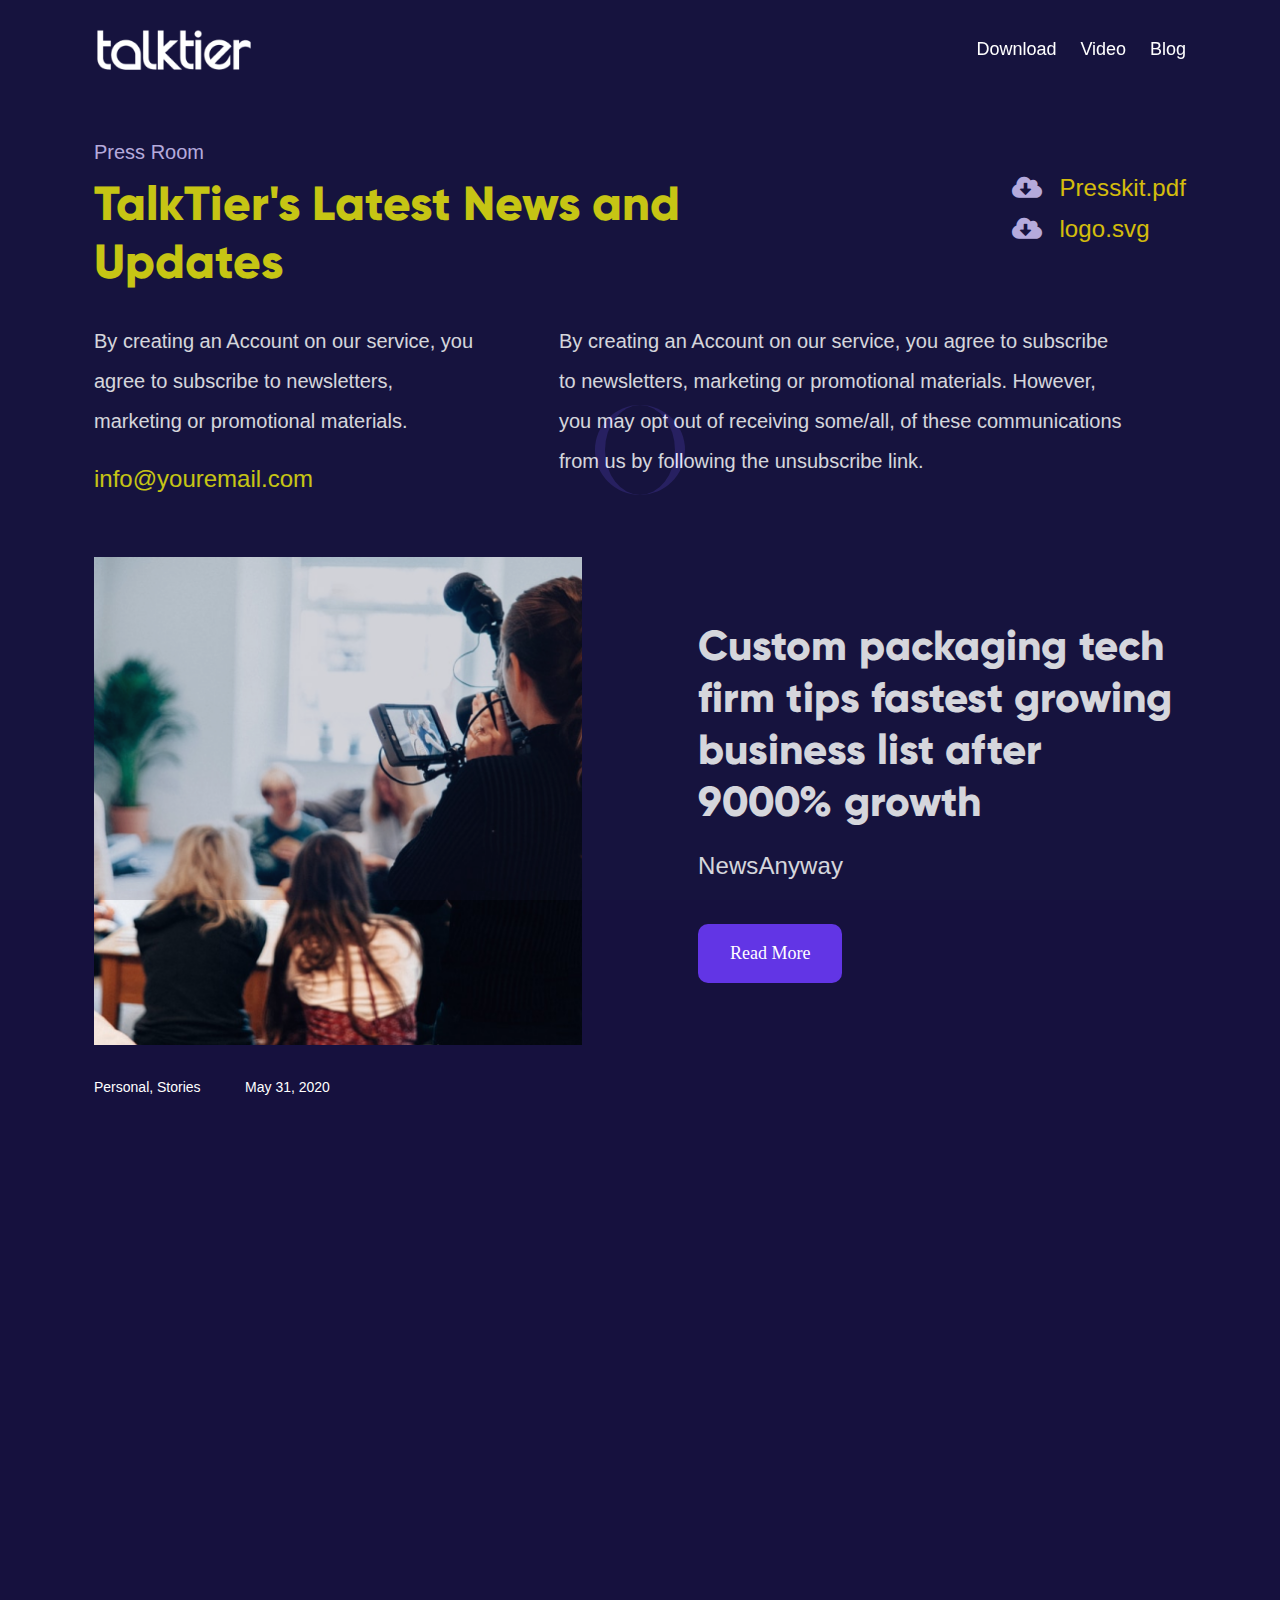
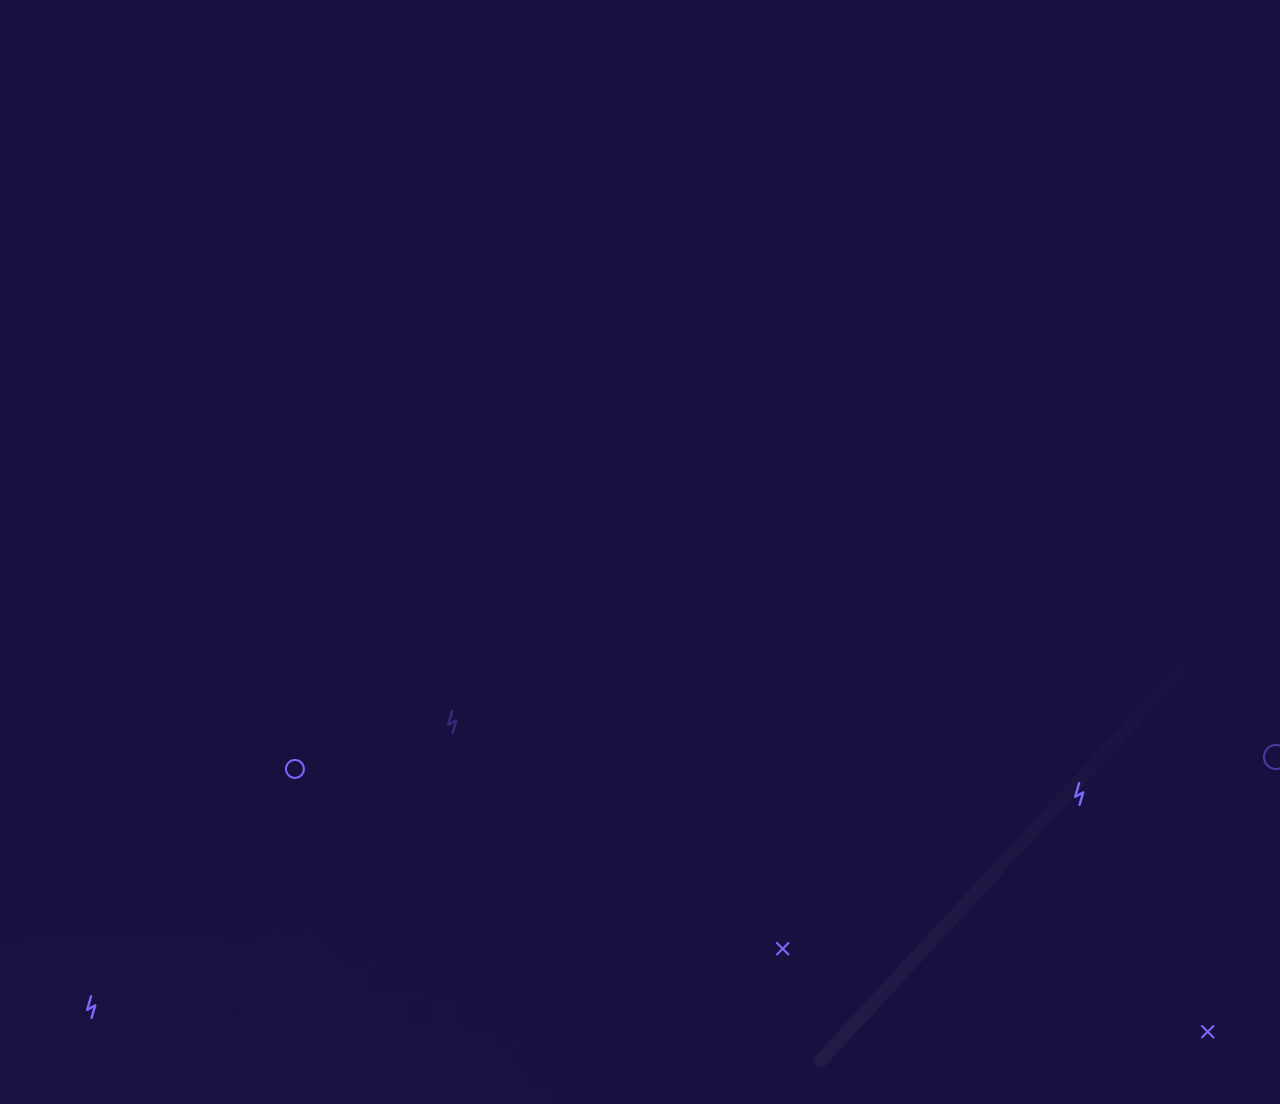
<file: press.html>
<!DOCTYPE html>
<html lang="en">
  <head>
    <meta charset="UTF-8"/>
    <meta http-equiv="X-UA-Compatible" content="IE=edge"/>
    <meta name="viewport" content="width=device-width, initial-scale=1.0"/>
    <title>Talktier Press</title>
    <!-- font awesome min css  -->
    <link rel="stylesheet" href="assets/css/all.min.css"/>
    <!-- animate css  -->
    <link rel="stylesheet" href="assets/css/animate.css">
    <!-- magnific-popup css  -->
    <link rel="stylesheet" href="assets/css/magnific-popup.css"/>
    <!-- swiper min css  -->
    <link rel="stylesheet" href="assets/css/swiper-bundle.min.css"/>
    <!-- bootstrap min css  -->
    <link rel="stylesheet" href="assets/css/bootstrap.min.css"/>
    <!-- typography css  -->
    <link rel="stylesheet" href="assets/css/typography.css"/>
    <!-- custom css  -->
    <link rel="stylesheet" href="assets/css/style.css"/>
    <!-- responsive css  -->
    <link rel="stylesheet" href="assets/css/responsive.css"/>
  </head>
  <body>
    <!-- preloader area here  -->
    <div class="preloader">
      <div class="loading"></div>
    </div>
    <!-- preloader area ends here  -->

    <!-- header area here  -->
    <div class="header">
      <div class="container">
        <div class="row">
          <div class="col">
            <div class="headerItems">
              <div class="headerLogo">
                <a href="index.html">
                  <img src="assets/images/logo/logo.png" alt="" />
                </a>
              </div>
              <div class="headerbutton">
                <a href="#!" class="closeMenu"><i class="fas fa-times"></i></a>
                <a href="download.html">download</a>
                <a href="video.html">video</a>
                <a href="blog.html">blog</a>
              </div>
              <!-- mobile menu  -->
              <div class="nav-toggler">
                <i class="fas fa-bars"></i>
              </div>
            </div>
          </div>
        </div>
      </div>
    </div>
    <!-- header area ends here  -->

    <!-- pressRoom area here  -->
    <div class="pressRoom">
      <div class="container">
        <div class="row">
          <div class="pr-items">
            <div class="room wow slideInLeft" data-wow-duration="1s">
              <p>Press Room</p>
              <h2>TalkTier's Latest News and <br> Updates</h2>
            </div>
            <ul class="download wow fadeInUp" data-wow-duration="1s">
              <li><a href="#!"><span><i class="fas fa-cloud-download-alt"></i></span>Presskit.pdf</a></li>
              <li><a href="#!"><span><i class="fas fa-cloud-download-alt"></i></span>logo.svg</a></li>
            </ul>
          </div>
        </div>
        <div class="row">
          <div class="col-lg-5">
            <div class="pr-content">
              <p>By creating an Account on our service, you agree to subscribe to newsletters, marketing or promotional materials.</p>
              <a href="#!">info@youremail.com</a>
            </div>
          </div>
          <div class="col-lg-7">
            <div class="pr-content">
              <p>By creating an Account on our service, you agree to subscribe to newsletters, marketing or promotional materials. However, you may opt out of receiving some/all, of these communications from us by following the unsubscribe link.</p>
            </div>
          </div>
        </div>

        <div class="row">
          <div class="pr-custom wow fadeInUp" data-wow-duration="1s">
            <div class="img">
              <img src="assets/images/homeOneImg/pressCustom.png" alt="">
              <ul>
                <li><a href="#!">Personal, Stories</a></li>
                <li><a href="#!">May 31, 2020</a></li>
              </ul>
            </div>
            <div class="content">
              <h2>Custom packaging tech firm tips fastest growing business list after 9000% growth</h2>
              <p>NewsAnyway</p>
              <a href="#!" class="button">read more</a>
            </div>
          </div>
        </div>
      </div>
    </div>
    <!-- pressRoom area ends here  -->

    <!-- news area here  -->
    <div class="pressNews">
      <div class="container">
        <div class="row">
          <div class="pn-content wow fadeInUp" data-wow-duration="1s">
            <hr>
            <h4>By creating an Account on our service, you agree to subscribe to newsletters, marketing or promotional materials.</h4>
            <a href="#!">The First News</a>
            <hr>
            <h4>By creating an Account on our service, you agree to subscribe to newsletters, marketing or promotional materials.</h4>
            <a href="#!">The First News</a>
          </div>
        </div>
      </div>
    </div>
    <!-- news area ends here  -->

    <!-- blog-details -->
    <div class="blogArea blog-details">
      <div class="container">
        <div class="row single-blog-details">
          <div class="sbd-content wow fadeInUpBig" data-wow-duration="1s">
            <div class="sbd-items">
              <div class="sbd-item">
                <div class="sbd-img">
                  <a href="blog-details.html"
                    ><img src="assets/images/homeOneImg/pressb1.png" alt=""
                  /></a>
                </div>
                <div class="sbd-meta">
                  <div class="sbd-meta-img">
                    <img src="assets/images/homeOneImg/press1.png" alt="" />
                  </div>
                  <div class="sbd-meta-content">
                    <h2>Designing Accessible Color . . .</h2>
                    <ul>
                      <li>Personal, Stories</li>
                      <li>May 31, 2020</li>
                    </ul>
                  </div>
                </div>
              </div>
            </div>
            <div class="sbd-items">
              <div class="sbd-item">
                <div class="sbd-img">
                  <a href="blog-details.html"
                    ><img src="assets/images/homeOneImg/pressb5.png" alt=""
                  /></a>
                </div>
                <div class="sbd-meta">
                  <div class="sbd-meta-img">
                    <img src="assets/images/homeOneImg/press5.png" alt="" />
                  </div>
                  <div class="sbd-meta-content">
                    <h2>Designing Accessible Color . . .</h2>
                    <ul>
                      <li>Personal, Stories</li>
                      <li>May 31, 2020</li>
                    </ul>
                  </div>
                </div>
              </div>
            </div>
            <div class="sbd-items">
              <div class="sbd-item">
                <div class="sbd-img">
                  <a href="blog-details.html"
                    ><img src="assets/images/homeOneImg/pressb4.png" alt=""
                  /></a>
                </div>
                <div class="sbd-meta">
                  <div class="sbd-meta-img">
                    <img src="assets/images/homeOneImg/press4.png" alt="" />
                  </div>
                  <div class="sbd-meta-content">
                    <h2>Designing Accessible Color . . .</h2>
                    <ul>
                      <li>Personal, Stories</li>
                      <li>May 31, 2020</li>
                    </ul>
                  </div>
                </div>
              </div>
            </div>
            <div class="sbd-items">
              <div class="sbd-item">
                <div class="sbd-img">
                  <a href="blog-details.html"
                    ><img src="assets/images/homeOneImg/pressb3.png" alt=""
                  /></a>
                </div>
                <div class="sbd-meta">
                  <div class="sbd-meta-img">
                    <img src="assets/images/homeOneImg/press3.png" alt="" />
                  </div>
                  <div class="sbd-meta-content">
                    <h2>Designing Accessible Color . . .</h2>
                    <ul>
                      <li>Personal, Stories</li>
                      <li>May 31, 2020</li>
                    </ul>
                  </div>
                </div>
              </div>
            </div>
            <div class="sbd-items">
              <div class="sbd-item">
                <div class="sbd-img">
                  <a href="blog-details.html"
                    ><img src="assets/images/homeOneImg/pressb2.png" alt=""
                  /></a>
                </div>
                <div class="sbd-meta">
                  <div class="sbd-meta-img">
                    <img src="assets/images/homeOneImg/press2.png" alt="" />
                  </div>
                  <div class="sbd-meta-content">
                    <h2>Designing Accessible Color . . .</h2>
                    <ul>
                      <li>Personal, Stories</li>
                      <li>May 31, 2020</li>
                    </ul>
                  </div>
                </div>
              </div>
            </div>
            <div class="sbd-items">
              <div class="sbd-item">
                <div class="sbd-img">
                  <a href="blog-details.html"
                    ><img src="assets/images/homeOneImg/pressb6.png" alt=""
                  /></a>
                </div>
                <div class="sbd-meta">
                  <div class="sbd-meta-img">
                    <img src="assets/images/homeOneImg/press6.png" alt="" />
                  </div>
                  <div class="sbd-meta-content">
                    <h2>Designing Accessible Color . . .</h2>
                    <ul>
                      <li>Personal, Stories</li>
                      <li>May 31, 2020</li>
                    </ul>
                  </div>
                </div>
              </div>
            </div>
          </div>
        </div>
      </div>
    </div>
    <!-- blog-details area here -->

    <!-- footer area here  -->
    <div class="footer">
      <div class="vectors footerVectors">
        <img src="assets/images/vector/crose.png" alt="" />
        <img src="assets/images/vector/crose.png" alt="" />
        <img src="assets/images/vector/circle1.png" alt="" />
        <img src="assets/images/vector/circle2.png" alt="" />
        <img src="assets/images/vector/ZigDro.png" alt="" />
        <img src="assets/images/vector/ZigDro.png" alt="" />
        <img src="assets/images/vector/ZigDro.png" alt="" />
      </div>
      <div class="container">
        <div class="row">
          <div class="col">
            <div class="footerItems wow fadeInUp" data-wow-duration="1s">
              <div class="footerContent">
                <ul class="footerAbout">
                  <li>
                    <a href="index.html"
                      ><img src="assets/images/logo/footerLogo.png" alt=""
                    /></a>
                  </li>
                  <li>
                    <p>
                      Our mission is to help people improve <br />
                      their conversational abilities! We can't <br />
                      wait to hear what you have to say!
                    </p>
                  </li>
                </ul>
              </div>
              <div class="footerContent">
                <ul class="footerPage">
                  <li><a href="#!">page</a></li>
                  <li><a href="conditions.html">Terms and Conditions</a></li>
                  <li><a href="privacy.html">Privacy Policy</a></li>
                  <li><a href="license.html">Cookie Policy</a></li>
                  <li><a href="contact.html">Contact</a></li>
                  <li><a href="about.html">About</a></li>
                  <li><a href="press.html">Press</a></li>
                </ul>
              </div>
              <div class="footerContent">
                <ul class="footerIcon">
                  <li>
                    <ul>
                      <li>
                        <a target="_blank" class="active" href="https://www.facebook.com/TalkTier"
                          ><i class="fab fa-facebook-f"></i
                        ></a>
                      </li>
                      <li>
                        <a target="_blank" href="https://www.instagram.com/talktier/"><i class="fab fa-instagram"></i></a>
                      </li>
                      <li>
                        <a target="_blank" href="https://twitter.com/TalkTierApp"><i class="fab fa-twitter"></i></a>
                      </li>
                      <li>
                        <a target="_blank" href="https://www.youtube.com/channel/UCWlo_eU6-bAkj4GK5m0HICw"><i class="fab fa-youtube"></i></a>
                      </li>
                    </ul>
                  </li>
                  <li>
                    <p>Copyright @ 2021 talktier.</p>
                    <p>All rights reserved</p>
                  </li>
                </ul>
              </div>
            </div>
          </div>
        </div>
      </div>
    </div>
    <!-- footer area ends here  -->

    <!-- jquery min js  -->
    <script src="assets/js/jquery-3.6.0.min.js"></script>
    <!-- wow js  -->
    <script src="assets/js/wow.min.js"></script>
    <!-- magnific-popup min js  -->
    <script src="assets/js/jquery.magnific-popup.min.js"></script>
    <!-- swiper min js  -->
    <script src="assets/js/swiper-bundle.min.js"></script>
    <!-- bootstrap min js  -->
    <script src="assets/js/bootstrap.min.js"></script>
    <!-- custom js  -->
    <script src="assets/js/custom.js"></script>
  </body>
</html>
</file>
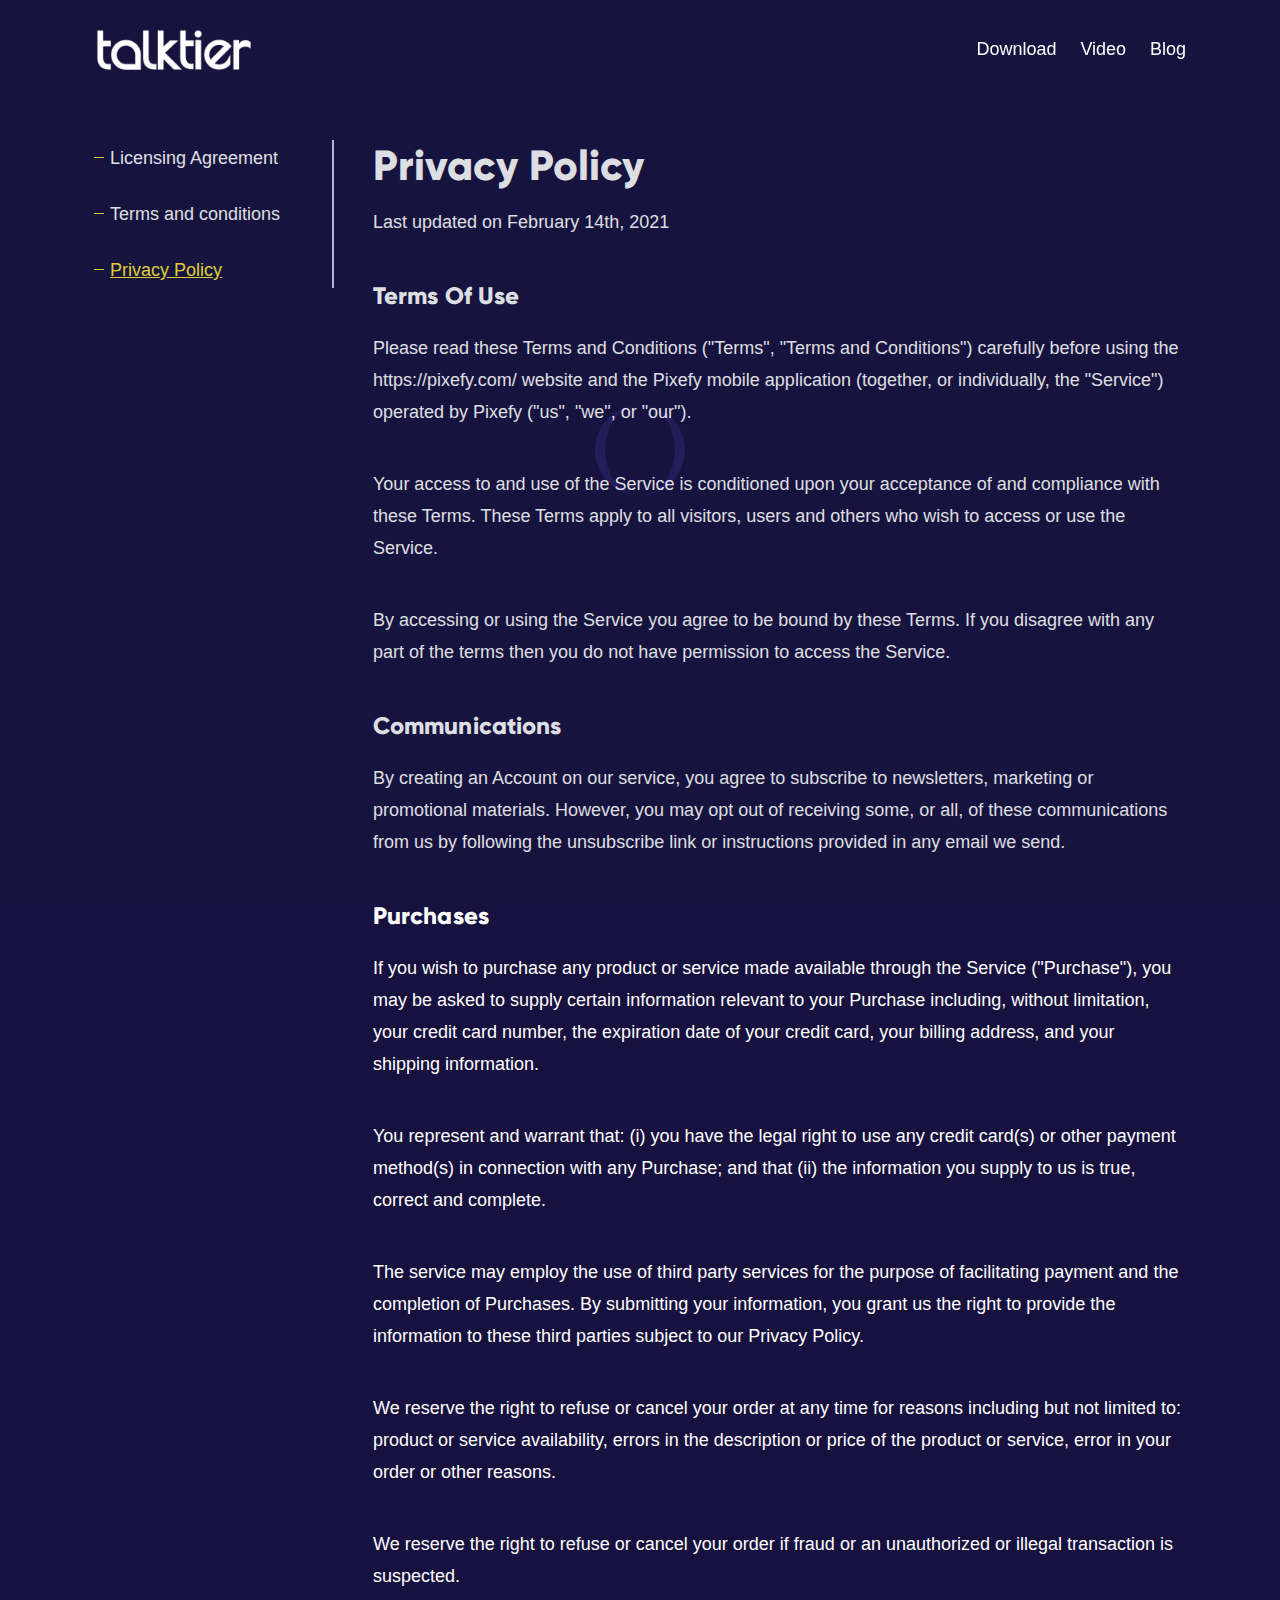
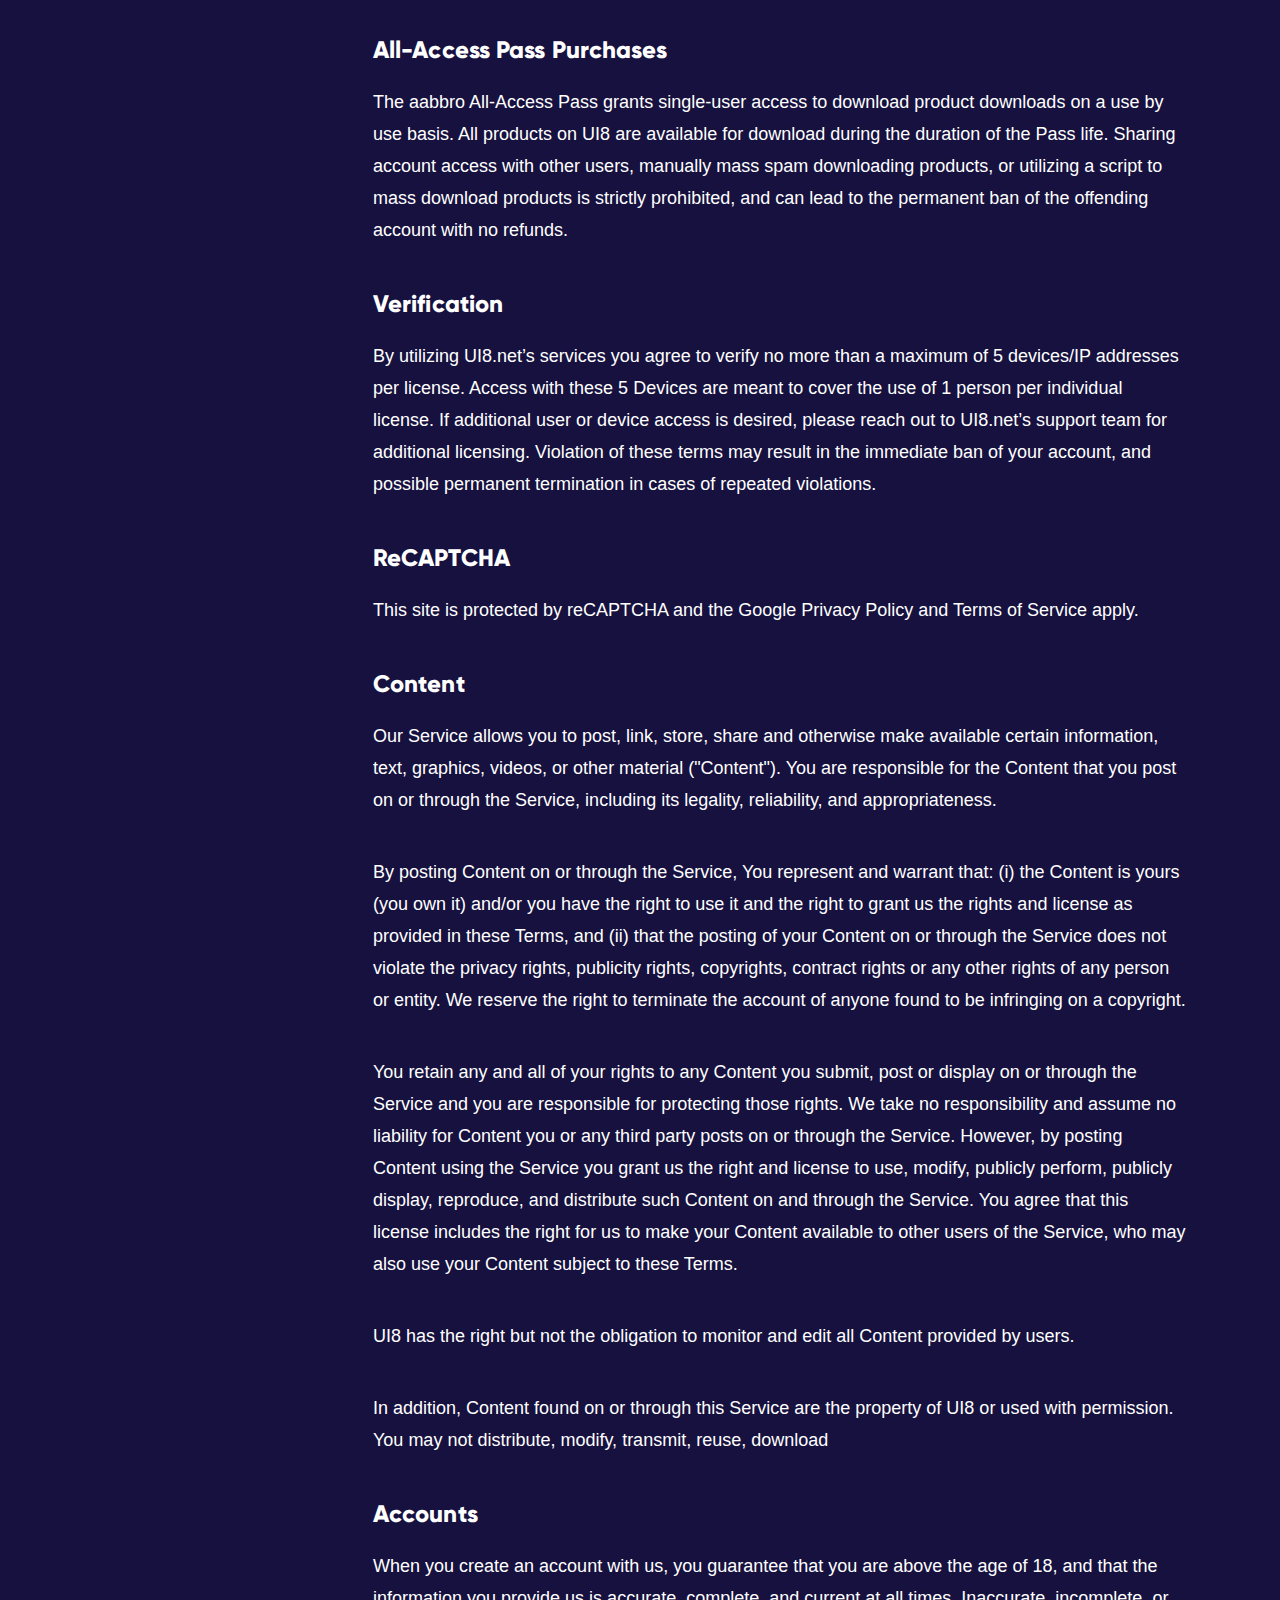
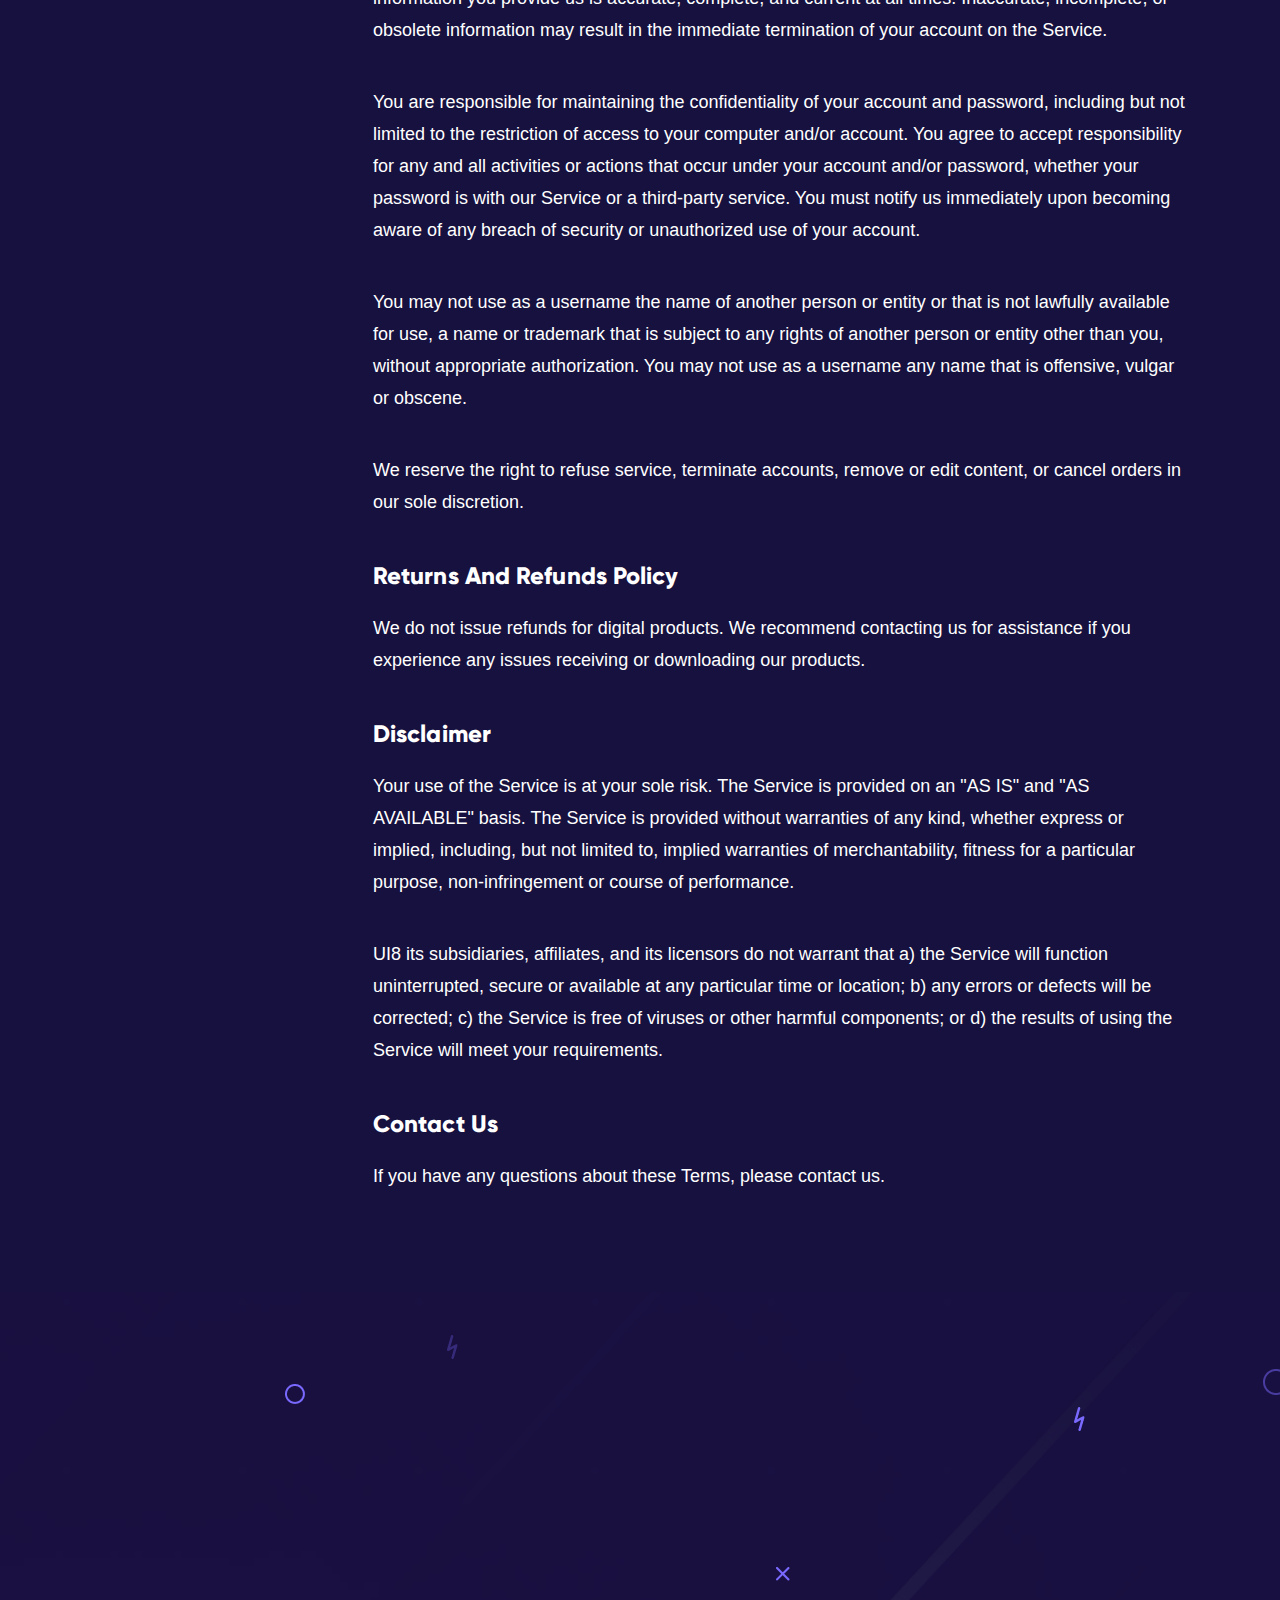
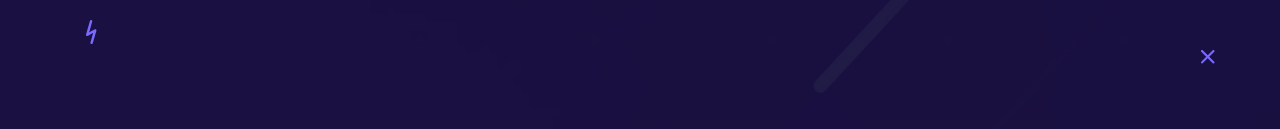
<file: privacy.html>
<!DOCTYPE html>
<html lang="en">
  <head>
    <meta charset="UTF-8"/>
    <meta http-equiv="X-UA-Compatible" content="IE=edge"/>
    <meta name="viewport" content="width=device-width, initial-scale=1.0"/>
    <title>Privacy Policy</title>
    <!-- font awesome min css  -->
    <link rel="stylesheet" href="assets/css/all.min.css"/>
    <!-- animate css  -->
    <link rel="stylesheet" href="assets/css/animate.css">
    <!-- magnific-popup css  -->
    <link rel="stylesheet" href="assets/css/magnific-popup.css"/>
    <!-- swiper min css  -->
    <link rel="stylesheet" href="assets/css/swiper-bundle.min.css"/>
    <!-- bootstrap min css  -->
    <link rel="stylesheet" href="assets/css/bootstrap.min.css"/>
    <!-- typography css  -->
    <link rel="stylesheet" href="assets/css/typography.css"/>
    <!-- custom css  -->
    <link rel="stylesheet" href="assets/css/style.css"/>
    <!-- responsive css  -->
    <link rel="stylesheet" href="assets/css/responsive.css"/>
  </head>
  <body>
    <!-- preloader area here  -->
    <div class="preloader">
      <div class="loading"></div>
    </div>
    <!-- preloader area ends here  -->

    <!-- header area here  -->
    <div class="header">
      <div class="container">
        <div class="row">
          <div class="col">
            <div class="headerItems">
              <div class="headerLogo">
                <a href="index.html">
                  <img src="assets/images/logo/logo.png" alt="" />
                </a>
              </div>
              <div class="headerbutton">
                <a href="#!" class="closeMenu"><i class="fas fa-times"></i></a>
                <a href="download.html">download</a>
                <a href="video.html">video</a>
                <a href="blog.html">blog</a>
              </div>
              <!-- mobile menu  -->
              <div class="nav-toggler">
                <i class="fas fa-bars"></i>
              </div>
            </div>
          </div>
        </div>
      </div>
    </div>
    <!-- header area ends here  -->

    <!-- Text And Content Area -->
    <div class="condition-area">
      <div class="container">
        <div class="row">
          <div class="col-md-3">
            <div class="atca-nav">
              <ul class="atcan-list wow fadeInUp" data-wow-duration="1s">
                <li><a href="license.html">Licensing Agreement</a></li>
                <li>
                  <a href="conditions.html">Terms and conditions</a>
                </li>
                <li><a href="privacy.html" class="privacy active">Privacy Policy</a></li>
              </ul>
            </div>
          </div>
          <div class="col-md-9">
            <div class="atca-content">
              <div class="license-text-content">
                <h2 class="wow fadeInUp" data-wow-duration="1s">Privacy Policy</h2>
                <p>Last updated on February 14th, 2021</p>

                <h4>Terms of Use</h4>
                <p>
                  Please read these Terms and Conditions ("Terms", "Terms and
                  Conditions") carefully before using the https://pixefy.com/
                  website and the Pixefy mobile application (together, or
                  individually, the "Service") operated by Pixefy ("us", "we",
                  or "our").
                </p>
                <p>
                  Your access to and use of the Service is conditioned upon your
                  acceptance of and compliance with these Terms. These Terms
                  apply to all visitors, users and others who wish to access or
                  use the Service.
                </p>
                <p>
                  By accessing or using the Service you agree to be bound by
                  these Terms. If you disagree with any part of the terms then
                  you do not have permission to access the Service.
                </p>
                <h4>Communications</h4>
                <p>
                  By creating an Account on our service, you agree to subscribe
                  to newsletters, marketing or promotional materials. However,
                  you may opt out of receiving some, or all, of these
                  communications from us by following the unsubscribe link or
                  instructions provided in any email we send.
                </p>
                <h4>Purchases</h4>
                <p>
                  If you wish to purchase any product or service made available
                  through the Service ("Purchase"), you may be asked to supply
                  certain information relevant to your Purchase including,
                  without limitation, your credit card number, the expiration
                  date of your credit card, your billing address, and your
                  shipping information.
                </p>
                <p>
                  You represent and warrant that: (i) you have the legal right
                  to use any credit card(s) or other payment method(s) in
                  connection with any Purchase; and that (ii) the information
                  you supply to us is true, correct and complete.
                </p>
                <p>
                  The service may employ the use of third party services for the
                  purpose of facilitating payment and the completion of
                  Purchases. By submitting your information, you grant us the
                  right to provide the information to these third parties
                  subject to our Privacy Policy.
                </p>
                <p>
                  We reserve the right to refuse or cancel your order at any
                  time for reasons including but not limited to: product or
                  service availability, errors in the description or price of
                  the product or service, error in your order or other reasons.
                </p>
                <p>
                  We reserve the right to refuse or cancel your order if fraud
                  or an unauthorized or illegal transaction is suspected.
                </p>
                <h4>All-Access Pass Purchases</h4>
                <p>
                  The aabbro All-Access Pass grants single-user access to
                  download product downloads on a use by use basis. All products
                  on UI8 are available for download during the duration of the
                  Pass life. Sharing account access with other users, manually
                  mass spam downloading products, or utilizing a script to mass
                  download products is strictly prohibited, and can lead to the
                  permanent ban of the offending account with no refunds.
                </p>
                <h4>Verification</h4>
                <p>
                  By utilizing UI8.net’s services you agree to verify no more
                  than a maximum of 5 devices/IP addresses per license. Access
                  with these 5 Devices are meant to cover the use of 1 person
                  per individual license. If additional user or device access is
                  desired, please reach out to UI8.net’s support team for
                  additional licensing. Violation of these terms may result in
                  the immediate ban of your account, and possible permanent
                  termination in cases of repeated violations.
                </p>
                <h4>ReCAPTCHA</h4>
                <p>
                  This site is protected by reCAPTCHA and the Google Privacy
                  Policy and Terms of Service apply.
                </p>
                <h4>Content</h4>
                <p>
                  Our Service allows you to post, link, store, share and
                  otherwise make available certain information, text, graphics,
                  videos, or other material ("Content"). You are responsible for
                  the Content that you post on or through the Service, including
                  its legality, reliability, and appropriateness.
                </p>
                <p>
                  By posting Content on or through the Service, You represent
                  and warrant that: (i) the Content is yours (you own it) and/or
                  you have the right to use it and the right to grant us the
                  rights and license as provided in these Terms, and (ii) that
                  the posting of your Content on or through the Service does not
                  violate the privacy rights, publicity rights, copyrights,
                  contract rights or any other rights of any person or entity.
                  We reserve the right to terminate the account of anyone found
                  to be infringing on a copyright.
                </p>
                <p>
                  You retain any and all of your rights to any Content you
                  submit, post or display on or through the Service and you are
                  responsible for protecting those rights. We take no
                  responsibility and assume no liability for Content you or any
                  third party posts on or through the Service. However, by
                  posting Content using the Service you grant us the right and
                  license to use, modify, publicly perform, publicly display,
                  reproduce, and distribute such Content on and through the
                  Service. You agree that this license includes the right for us
                  to make your Content available to other users of the Service,
                  who may also use your Content subject to these Terms.
                </p>
                <p>
                  UI8 has the right but not the obligation to monitor and edit
                  all Content provided by users.
                </p>
                <p>
                  In addition, Content found on or through this Service are the
                  property of UI8 or used with permission. You may not
                  distribute, modify, transmit, reuse, download
                </p>
                <h4>Accounts</h4>
                <p>
                  When you create an account with us, you guarantee that you are
                  above the age of 18, and that the information you provide us
                  is accurate, complete, and current at all times. Inaccurate,
                  incomplete, or obsolete information may result in the
                  immediate termination of your account on the Service.
                </p>
                <p>
                  You are responsible for maintaining the confidentiality of
                  your account and password, including but not limited to the
                  restriction of access to your computer and/or account. You
                  agree to accept responsibility for any and all activities or
                  actions that occur under your account and/or password, whether
                  your password is with our Service or a third-party service.
                  You must notify us immediately upon becoming aware of any
                  breach of security or unauthorized use of your account.
                </p>
                <p>
                  You may not use as a username the name of another person or
                  entity or that is not lawfully available for use, a name or
                  trademark that is subject to any rights of another person or
                  entity other than you, without appropriate authorization. You
                  may not use as a username any name that is offensive, vulgar
                  or obscene.
                </p>
                <p>
                  We reserve the right to refuse service, terminate accounts,
                  remove or edit content, or cancel orders in our sole
                  discretion.
                </p>
                <h4>Returns and Refunds Policy</h4>
                <p>
                  We do not issue refunds for digital products. We recommend
                  contacting us for assistance if you experience any issues
                  receiving or downloading our products.
                </p>
                <h4>Disclaimer</h4>
                <p>
                  Your use of the Service is at your sole risk. The Service is
                  provided on an "AS IS" and "AS AVAILABLE" basis. The Service
                  is provided without warranties of any kind, whether express or
                  implied, including, but not limited to, implied warranties of
                  merchantability, fitness for a particular purpose,
                  non-infringement or course of performance.
                </p>
                <p>
                  UI8 its subsidiaries, affiliates, and its licensors do not
                  warrant that a) the Service will function uninterrupted,
                  secure or available at any particular time or location; b) any
                  errors or defects will be corrected; c) the Service is free of
                  viruses or other harmful components; or d) the results of
                  using the Service will meet your requirements.
                </p>
                <h4>Contact Us</h4>
                <p>
                  If you have any questions about these Terms, please contact
                  us.
                </p>
              </div>
            </div>
          </div>
        </div>
      </div>
    </div>
    <!-- Text And Content ends Area -->

    <!-- footer area here  -->
    <div class="footer">
      <div class="vectors footerVectors">
        <img src="assets/images/vector/crose.png" alt="" />
        <img src="assets/images/vector/crose.png" alt="" />
        <img src="assets/images/vector/circle1.png" alt="" />
        <img src="assets/images/vector/circle2.png" alt="" />
        <img src="assets/images/vector/ZigDro.png" alt="" />
        <img src="assets/images/vector/ZigDro.png" alt="" />
        <img src="assets/images/vector/ZigDro.png" alt="" />
      </div>
      <div class="container">
        <div class="row">
          <div class="col">
            <div class="footerItems wow fadeInUp" data-wow-duration="1s">
              <div class="footerContent">
                <ul class="footerAbout">
                  <li>
                    <a href="index.html"
                      ><img src="assets/images/logo/footerLogo.png" alt=""
                    /></a>
                  </li>
                  <li>
                    <p>
                      Our mission is to help people improve <br />
                      their conversational abilities! We can't <br />
                      wait to hear what you have to say!
                    </p>
                  </li>
                </ul>
              </div>
              <div class="footerContent">
                <ul class="footerPage">
                  <li><a href="#!">page</a></li>
                  <li><a href="conditions.html">Terms and Conditions</a></li>
                  <li><a href="privacy.html">Privacy Policy</a></li>
                  <li><a href="license.html">Cookie Policy</a></li>
                  <li><a href="contact.html">Contact</a></li>
                  <li><a href="about.html">About</a></li>
                  <li><a href="press.html">Press</a></li>
                </ul>
              </div>
              <div class="footerContent">
                <ul class="footerIcon">
                  <li>
                    <ul>
                      <li>
                        <a target="_blank" class="active" href="https://www.facebook.com/TalkTier"
                          ><i class="fab fa-facebook-f"></i
                        ></a>
                      </li>
                      <li>
                        <a target="_blank" href="https://www.instagram.com/talktier/"><i class="fab fa-instagram"></i></a>
                      </li>
                      <li>
                        <a target="_blank" href="https://twitter.com/TalkTierApp"><i class="fab fa-twitter"></i></a>
                      </li>
                      <li>
                        <a target="_blank" href="https://www.youtube.com/channel/UCWlo_eU6-bAkj4GK5m0HICw"><i class="fab fa-youtube"></i></a>
                      </li>
                    </ul>
                  </li>
                  <li>
                    <p>Copyright @ 2021 talktier.</p>
                    <p>All rights reserved</p>
                  </li>
                </ul>
              </div>
            </div>
          </div>
        </div>
      </div>
    </div>
    <!-- footer area ends here  -->

    <!-- jquery min js  -->
    <script src="assets/js/jquery-3.6.0.min.js"></script>
    <!-- wow js  -->
    <script src="assets/js/wow.min.js"></script>
    <!-- magnific-popup min js  -->
    <script src="assets/js/jquery.magnific-popup.min.js"></script>
    <!-- swiper min js  -->
    <script src="assets/js/swiper-bundle.min.js"></script>
    <!-- bootstrap min js  -->
    <script src="assets/js/bootstrap.min.js"></script>
    <!-- custom js  -->
    <script src="assets/js/custom.js"></script>
  </body>
</html>
</file>
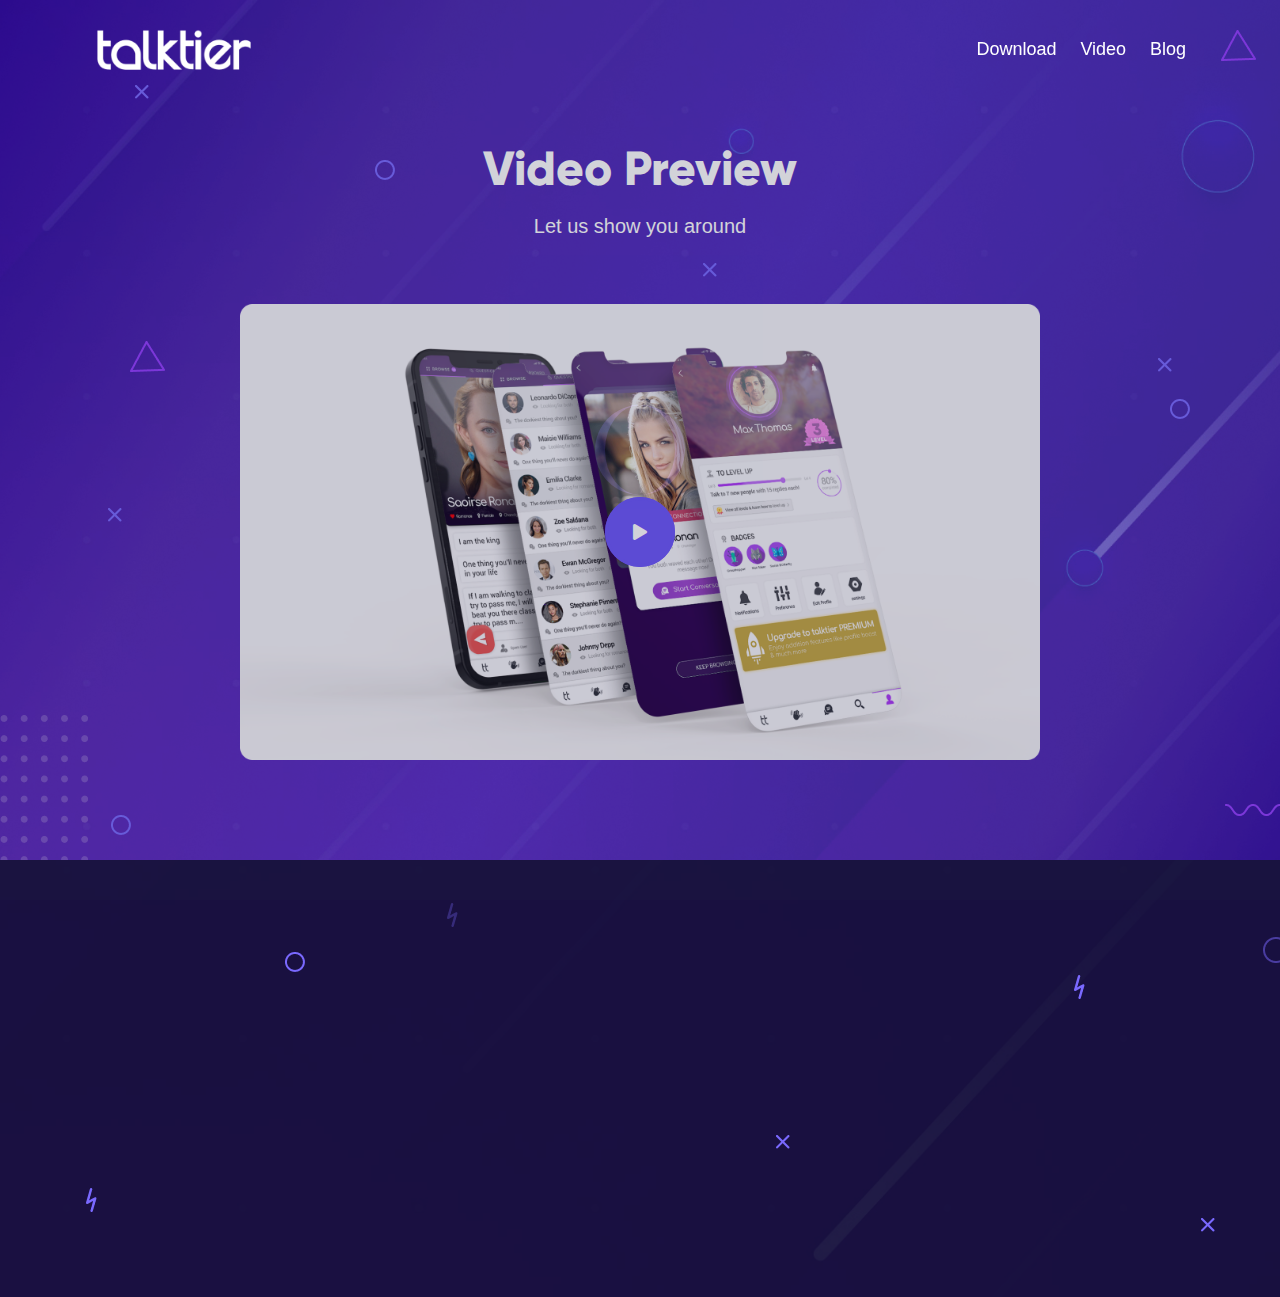
<file: video.html>
<!DOCTYPE html>
<html lang="en">
  <head>
    <meta charset="UTF-8"/>
    <meta http-equiv="X-UA-Compatible" content="IE=edge"/>
    <meta name="viewport" content="width=device-width, initial-scale=1.0"/>
    <title>Talktier Video</title>
    <!-- font awesome min css  -->
    <link rel="stylesheet" href="assets/css/all.min.css"/>
    <!-- animate css  -->
    <link rel="stylesheet" href="assets/css/animate.css">
    <!-- magnific-popup css  -->
    <link rel="stylesheet" href="assets/css/magnific-popup.css"/>
    <!-- swiper min css  -->
    <link rel="stylesheet" href="assets/css/swiper-bundle.min.css"/>
    <!-- bootstrap min css  -->
    <link rel="stylesheet" href="assets/css/bootstrap.min.css"/>
    <!-- typography css  -->
    <link rel="stylesheet" href="assets/css/typography.css"/>
    <!-- custom css  -->
    <link rel="stylesheet" href="assets/css/style.css"/>
    <!-- responsive css  -->
    <link rel="stylesheet" href="assets/css/responsive.css"/>
  </head>
  <body>
    <!-- preloader area here  -->
    <div class="preloader">
      <div class="loading"></div>
    </div>
    <!-- preloader area ends here  -->

    <!-- header area here  -->
    <div class="header">
      <div class="container">
        <div class="row">
          <div class="col">
            <div class="headerItems">
              <div class="headerLogo">
                <a href="index.html">
                  <img src="assets/images/logo/logo.png" alt="" />
                </a>
              </div>
              <div class="headerbutton">
                <a href="#!" class="closeMenu"><i class="fas fa-times"></i></a>
                <a href="download.html">download</a>
                <a href="video.html">video</a>
                <a href="blog.html">blog</a>
              </div>
              <!-- mobile menu  -->
              <div class="nav-toggler">
                <i class="fas fa-bars"></i>
              </div>
            </div>
          </div>
        </div>
      </div>
    </div>
    <!-- header area ends here  -->

    <!-- video area here  -->
    <div class="video v-video">
      <div class="vectors videoVectors">
        <img src="assets/images/vector/crose.png" alt="" />
        <img src="assets/images/vector/crose.png" alt="" />
        <img src="assets/images/vector/crose.png" alt="" />
        <img src="assets/images/vector/crose.png" alt="" />
        <img src="assets/images/vector/triangleL.png" alt="" />
        <img src="assets/images/vector/triangleL.png" alt="" />
        <img src="assets/images/vector/triangleL.png" alt="" />
        <img src="assets/images/vector/circle1.png" alt="" />
        <img src="assets/images/vector/circle1.png" alt="" />
        <img src="assets/images/vector/circle1.png" alt="" />
        <img src="assets/images/vector/circle1.png" alt="" />
        <img src="assets/images/vector/circle1.png" alt="" />
        <img src="assets/images/vector/zigzag5.png" alt="" />
        <img src="assets/images/vector/zigzag5.png" alt="" />
        <img src="assets/images/vector/GroupL.png" alt="" />
      </div>
      <div class="container">
        <div class="row">
          <div class="col">
            <div class="title videoTitle wow fadeInUp" data-wow-duration="1s">
              <h2>Video Preview</h2>
              <p>Let us show you around</p>
            </div>
          </div>
        </div>
      </div>
      <div class="container">
        <div class="row">
          <div class="col">
            <div class="videoItems wow fadeInUp" data-wow-duration="1s">
              <div class="message">
                <a href="#!"
                  ><img src="assets/images/homeOneImg/videoMess.png" alt=""
                /></a>
              </div>
              <div class="videoContent">
                <img src="assets/images/homeOneImg/videoBGTop.png" alt="" />
                <a
                  class="expandVideo"
                  href="https://www.youtube.com/watch?v=Y7RzWDE3iBI"
                  ><i class="fas fa-play"></i
                ></a>
              </div>
              <div class="ratting">
                <a href="#!"
                  ><img src="assets/images/homeOneImg/videoDownLoad.png" alt=""
                /></a>
              </div>
            </div>
          </div>
        </div>
      </div>
    </div>
    <!-- video area ends here  -->

    <!-- footer area here  -->
    <div class="footer">
      <div class="vectors footerVectors">
        <img src="assets/images/vector/crose.png" alt="" />
        <img src="assets/images/vector/crose.png" alt="" />
        <img src="assets/images/vector/circle1.png" alt="" />
        <img src="assets/images/vector/circle2.png" alt="" />
        <img src="assets/images/vector/ZigDro.png" alt="" />
        <img src="assets/images/vector/ZigDro.png" alt="" />
        <img src="assets/images/vector/ZigDro.png" alt="" />
      </div>
      <div class="container">
        <div class="row">
          <div class="col">
            <div class="footerItems wow fadeInUp" data-wow-duration="1s">
              <div class="footerContent">
                <ul class="footerAbout">
                  <li>
                    <a href="index.html"
                      ><img src="assets/images/logo/footerLogo.png" alt=""
                    /></a>
                  </li>
                  <li>
                    <p>
                      Our mission is to help people improve <br />
                      their conversational abilities! We can't <br />
                      wait to hear what you have to say!
                    </p>
                  </li>
                </ul>
              </div>
              <div class="footerContent">
                <ul class="footerPage">
                  <li><a href="#!">page</a></li>
                  <li><a href="conditions.html">Terms and Conditions</a></li>
                  <li><a href="privacy.html">Privacy Policy</a></li>
                  <li><a href="license.html">Cookie Policy</a></li>
                  <li><a href="contact.html">Contact</a></li>
                  <li><a href="about.html">About</a></li>
                  <li><a href="press.html">Press</a></li>
                </ul>
              </div>
              <div class="footerContent">
                <ul class="footerIcon">
                  <li>
                    <ul>
                      <li>
                        <a target="_blank" class="active" href="https://www.facebook.com/TalkTier"
                          ><i class="fab fa-facebook-f"></i
                        ></a>
                      </li>
                      <li>
                        <a target="_blank" href="https://www.instagram.com/talktier/"><i class="fab fa-instagram"></i></a>
                      </li>
                      <li>
                        <a target="_blank" href="https://twitter.com/TalkTierApp"><i class="fab fa-twitter"></i></a>
                      </li>
                      <li>
                        <a target="_blank" href="https://www.youtube.com/channel/UCWlo_eU6-bAkj4GK5m0HICw"><i class="fab fa-youtube"></i></a>
                      </li>
                    </ul>
                  </li>
                  <li>
                    <p>Copyright @ 2021 talktier.</p>
                    <p>All rights reserved</p>
                  </li>
                </ul>
              </div>
            </div>
          </div>
        </div>
      </div>
    </div>
    <!-- footer area ends here  -->

    <!-- jquery min js  -->
    <script src="assets/js/jquery-3.6.0.min.js"></script>
    <!-- wow js  -->
    <script src="assets/js/wow.min.js"></script>
    <!-- magnific-popup min js  -->
    <script src="assets/js/jquery.magnific-popup.min.js"></script>
    <!-- swiper min js  -->
    <script src="assets/js/swiper-bundle.min.js"></script>
    <!-- bootstrap min js  -->
    <script src="assets/js/bootstrap.min.js"></script>
    <!-- custom js  -->
    <script src="assets/js/custom.js"></script>
  </body>
</html>
</file>
<file: assets/css/typography.css>
/* 
Table Of Contents
=========================
- Default Typography
- Custom Typography
=========================
*/

/* 
--------------------------
- Default Typography
--------------------------
*/

body {
  font-family: "Raleway", sans-serif;
}

h1,
h2,
h3,
h4,
h5,
h6 {
  margin: 0;
  font-family: "Raleway", sans-serif;
  font-weight: 700;
  color: #000;
}

h1 a,
h2 a,
h3 a,
h4 a,
h5 a,
h6 a {
  font-weight: inherit;
  font-family: "Raleway", sans-serif;
}

h1 {
  font-size: 36px;
  line-height: 70px;
  letter-spacing: 1px;
}

h2 {
  font-size: 22px;
  line-height: 24px;
}

h3 {
  font-size: 24px;
  line-height: 30px;
}

h4 {
  font-size: 20px;
  line-height: 27px;
}

h5 {
  font-size: 16px;
  line-height: 24px;
}

h6 {
  font-size: 14px;
  line-height: 24px;
}

p {
  font-family: "Raleway", sans-serif;
  font-size: 14px;
  font-weight: normal;
  letter-spacing: 0;
  line-height: 28px;
  margin: 0;
}

p img {
  margin: 0;
}

span {
  font-family: "Raleway", sans-serif;
}

/* em and strong */

em {
  font: 15px/30px;
}

strong,
b {
  font: 15px/30px;
}

small {
  font-size: 11px;
  line-height: inherit;
}

/*  blockquotes */

blockquote {
  border-left: 0 none;
  font-family: "Raleway", sans-serif;
  margin: 10px 0;
  padding-left: 40px;
  position: relative;
}

blockquote::before {
  color: #4e5665;
  content: "ï„";
  font-family: FontAwesome;
  font-size: 36px;
  left: 20px;
  line-height: 0;
  margin: 0;
  opacity: 0.5;
  position: absolute;
  top: 20px;
}

blockquote p {
  font-style: italic;
  padding: 0;
  font-size: 18px;
  line-height: 36px;
}

blockquote cite {
  display: block;
  font-size: 12px;
  font-style: normal;
  line-height: 18px;
}

blockquote cite:before {
  content: "\2014 \0020";
}

blockquote cite a,
blockquote cite a:visited {
  color: #8b9798;
  border: none;
}

/* abbreviations */

abbr {
  color: #444;
  font-weight: 700;
  font-variant: small-caps;
  text-transform: lowercase;
  letter-spacing: 0.6px;
}

abbr:hover {
  cursor: help;
}

/* links */

a,
a:visited {
  text-decoration: none;
  font-family: "Raleway", sans-serif;
  font-weight: normal;
  font-size: 15px;
  letter-spacing: 0;
  color: #111;
  transition: all 0.3s ease-in-out;
  -webkit-transition: all 0.3s ease-in-out;
  -moz-transition: all 0.3s ease-in-out;
  -o-transition: all 0.3s ease-in-out;
  outline: 0;
}

a:hover,
a:active {
  text-decoration: none;
  outline: 0;
}

a:focus {
  text-decoration: none;
  outline: 0;
}

p a,
p a:visited {
  line-height: inherit;
  outline: 0;
}

a.active-page {
}

/* list */

ul,
ol {
  margin-bottom: 0px;
  margin-top: 0px;
}

ul {
  margin: 0;
}

ol {
  list-style: decimal;
}

ol,
ul.square,
ul.circle,
ul.disc {
  margin-left: 0px;
}

ul.square {
  list-style: square outside;
}

ul.circle {
  list-style: circle outside;
}

ul.disc {
  list-style: disc outside;
}

ul ul,
ul ol,
ol ol,
ol ul {
  margin: 0;
}

ul ul li,
ul ol li,
ol ol li,
ol ul li {
  margin-bottom: 0px;
}

li {
  line-height: 18px;
  margin-bottom: 0px;
}

ul.large li {
}

li p {
}

/* definition list */

dl {
  margin: 12px 0;
}

dt {
  margin: 0;
  color: #11abb0;
}

dd {
  margin: 0 0 0 20px;
}

button {
}

/* 
--------------------------
- Custom Typography
--------------------------
*/

/* Your Custom Typography. */

/* font link  */

/*
font-family: 'Gilroy';
font-family: 'Inter';
*/

/* gilroy font  */

@font-face {
  /* font-family: "gilroyExBold"; */
  font-family: gilroyExBold;
  src: url("../fontFamily/Gilroy-ExtraBold.otf");
}

/* Inter font  */
@import url("https://fonts.googleapis.com/css2?family=Inter:wght@400;500;700&display=swap");

/* font-family: 'Inter', sans-serif; */

* {
  margin: 0;
  padding: 0;
  box-sizing: border-box;
  font-family: "Sen", sans-serif;
}

h1,
h2,
h3,
h4,
h5 {
  font-family: "Sen", sans-serif;
}

h1 a,
h2 a,
h3 a,
h4 a,
h5 a,
h6 a {
}

h1 {
  font-family: "gilroyExBold";
  font-size: 74px;
  line-height: 89px;
  color: var(--white);
}

h2 {
  font-family: "gilroyExBold";
  font-size: 48px;
  line-height: 58px;
  color: var(--white);
}

h4 {
  font-family: "gilroyExBold";
  font-size: 30px;
  line-height: 42px;
  color: var(--textColorH4);
}

p,
a {
  font-family: "Inter", sans-serif;
  font-size: 18px;
  font-weight: 400;
  line-height: 32px;
  color: var(--white);
}

a {
}

a,
span {
  transition: all 0.5s ease-in-out;
  -webkit-transition: all 0.5s ease-in-out;
  -moz-transition: all 0.5s ease-in-out;
  -ms-transition: all 0.5s ease-in-out;
  -o-transition: all 0.5s ease-in-out;
}

span {
  font-family: "Inter", sans-serif;
}

ul {
  list-style-type: none;
  padding: 0;
}

.row {
  margin-left: 0;
  margin-right: 0;
}

/* color code */
:root {
  --white: #ffffff;
  --black: #000000;
  --header: #4629b2;
  --textColorH4: #8b7bfd;
  --textColorP: #1d2342;
  --btnBgColor: #f9b047;
  --btnColor: #22006d;
  --videoBg: #6c55f9;
  --iconColor: #7a69ff;
  --iconHover: #523fe0;
  --starColor: #ffbd00;
  --starColor2: #c4c4c4;
  --downloadBtn: #481f95;
  --dotsC: #cec8fe;
}

.paddingItem {
  padding: 120px 0px 120px;
}

/* Your Custom Typography. */
</file>
<file: assets/css/style.css>
/**###########################################
#START


--------#####--------
Template Name: talktier
Template URI: 
Description: This is html5 template
Author: Rayhan khan
Author URI: 
Version: 1.0
--------#####--------


===========================
CSS INDEX
===========================

1. home-one
    1.1 preloader area here
    1.2 header area here
    1.3 banner area here
    1.4 review area here
    1.5 video area here
    1.6 screen area here
    1.7 level area here
    1.8 footer area here

2. about
    2.1 abBanner area here

3. blog
    3.1 blogBanner area here
    3.2 blog area here

4. blog-details
    4.1 blog-details area here

5. condition
    5.1 Text And Content Area

6. contact
    6.1 contact area here
    6.2 contact mail area here

7. pressRoom
    7.1 pressRoom area here
    7.2 news area here



#theEND
###########################################**/

/*########################
1. home-one ---------------[########################]
########################*/
/*===========================
1.1 preloader area here  
===========================*/
.preloader {
  position: fixed;
  top: 0;
  left: 0;
  width: 100%;
  height: 100vh;
  background: #1d2342;
  display: flex;
  align-items: center;
  justify-content: center;
  z-index: 100;
}
.loading {
  width: 90px;
  height: 90px;
  background: transparent;
  border: 10px solid #7a69ff;
  border-top: transparent;
  border-bottom: transparent;
  border-radius: 50%;
  animation: loads 1.2s linear infinite;
}
@keyframes loads {
  25% {
    border-left-color: #943dff;
  }
  50% {
    border-right-color: #f1f1f1;
  }
  75% {
    border-left-color: #8b7bfd;
  }
  to {
    transform: rotate(360deg);
  }
}
/*---------------------------
preloader area ends here  
---------------------------*/

/*===========================
1.2 header area here  
===========================*/
.header {
  position: absolute;
  width: 100%;
  top: 20px;
  padding: 15px 0px;
  z-index: 100;
}
.header.navbar-fixed-top {
  position: fixed !important;
  right: 0;
  top: 0;
  left: 0;
  background-color: var(--header);
  width: 100%;
  z-index: 999;
  box-shadow: 0 4px 12px -4px rgb(0 0 0 / 10%);
}
.headerItems {
  display: flex;
  align-items: center;
  justify-content: space-between;
}
.headerbutton {
  display: inline-block;
}
.headerLogo a {
  display: inline-block;
}
.headerbutton {
  display: flex;
}
.headerbutton a {
  display: block;
  font-size: 24px;
  letter-spacing: -0.001em;
  line-height: 26px;
  text-transform: capitalize;
  margin-left: 45px;
  color: #ffffff;
}
.headerbutton a:hover {
  color: #ffea32;
}
/*---------------------------
header area ends here  
---------------------------*/

/*===========================
1.3 banner area here  
===========================*/
.banner {
  position: relative;
  background: url("../images/homeOneImg/bannerBG.png");
  background-repeat: no-repeat;
  background-size: cover;
  padding: 220px 0px 140px;
  z-index: 0;
  overflow: hidden;
}
.banner::after {
  content: "";
  position: absolute;
  background: url("../images/homeOneImg/banner.png");
  background-repeat: no-repeat;
  background-size: cover;
  width: 100%;
  height: 100%;
  top: 0;
  left: 0;
  z-index: -2;
}
.vectors {
  position: absolute;
  top: 0;
  left: 0;
  right: 0;
  bottom: 0;
  z-index: -1;
}
.bannerVectors img {
  position: absolute;
}
.bannerGV {
  -webkit-animation: spacebootsRotate 20s ease-in-out forwards infinite;
  animation: spacebootsRotate 20s ease-in-out forwards infinite;
}
.bannerCircleV {
  -webkit-animation: spacebootsY 8s ease-in-out forwards infinite;
  animation: spacebootsY 8s ease-in-out forwards infinite;
}
.bannerTriangleV {
  -webkit-animation: goRotate 8s ease-in-out forwards infinite;
  animation: goRotate 8s ease-in-out forwards infinite;
}
.bannerGV1 {
  -webkit-animation: example 30s ease-in-out forwards infinite alternate;
  animation: example 30s ease-in-out forwards infinite alternate;
}
.bannerGV2 {
  -webkit-animation: example1 30s ease-in-out forwards infinite alternate;
  animation: example1 30s ease-in-out forwards infinite alternate;
}
.bannerGV3 {
  -webkit-animation: example3 30s ease-in-out forwards infinite alternate;
  animation: example3 30s ease-in-out forwards infinite alternate;
}
.bannerVectors img:nth-child(1) {
  top: 0;
  left: 0;
}
.bannerVectors img:nth-child(2) {
  bottom: 157px;
  left: 119px;
}
.bannerVectors img:nth-child(3) {
  bottom: 0;
  right: 0;
}
.bannerVectors img:nth-child(4) {
  top: 207px;
  left: 504px;
}
.bannerVectors img:nth-child(5) {
  bottom: 0;
  left: 0;
}
.bannerVectors img:nth-child(6) {
  bottom: 88px;
  left: 555px;
}
.bannerVectors img:nth-child(7) {
  right: 230px;
  top: 366px;
}
.bannerVectors img:nth-child(8) {
  right: 276px;
  bottom: 64px;
}
.bannerVectors img:nth-child(9) {
  left: 984px;
  bottom: 391px;
}
.bannerVectors img:nth-child(10) {
  top: 215px;
  left: 103px;
}
.bannerVectors img:nth-child(11) {
  top: 323px;
  right: 116px;
}
.bannerVectors img:nth-child(12) {
  bottom: 2px;
  left: 19px;
}
.bannerVectors img:nth-child(13) {
  top: 459px;
  left: 115px;
}
.bannerVectors img:nth-child(14) {
  top: 409px;
  left: 773px;
}
.bannerVectors img:nth-child(15) {
  bottom: 232px;
  left: 675px;
}
.bannerVectors img:nth-child(16) {
  top: 471px;
  right: 0px;
}
@-webkit-keyframes spacebootsX {
  0% {
    -webkit-transform: translateX(0px);
  }
  10% {
    -webkit-transform: translateX(10px);
  }
  20% {
    -webkit-transform: translateX(0px);
  }
  30% {
    -webkit-transform: translateX(10px);
  }
  40% {
    -webkit-transform: translateX(0px);
  }
  50% {
    -webkit-transform: translateX(10px);
  }
  60% {
    -webkit-transform: translateX(0px);
  }
  70% {
    -webkit-transform: translateX(10px);
  }
  80% {
    -webkit-transform: translateX(0px);
  }
  90% {
    -webkit-transform: translateX(10px);
  }
  100% {
    -webkit-transform: translateX(0px);
  }
}
@-webkit-keyframes spacebootsY {
  0% {
    -webkit-transform: translateY(0px);
  }
  10% {
    -webkit-transform: translateY(10px);
  }
  20% {
    -webkit-transform: translateY(0px);
  }
  30% {
    -webkit-transform: translateY(10px);
  }
  40% {
    -webkit-transform: translateY(0px);
  }
  50% {
    -webkit-transform: translateY(10px);
  }
  60% {
    -webkit-transform: translateY(0px);
  }
  70% {
    -webkit-transform: translateY(10px);
  }
  80% {
    -webkit-transform: translateY(0px);
  }
  90% {
    -webkit-transform: translateY(10px);
  }
  100% {
    -webkit-transform: translateY(0px);
  }
}
@-webkit-keyframes spacebootsRotate {
  0% {
    -webkit-transform: rotate(0deg);
  }
  25% {
    -webkit-transform: rotate(50deg);
  }
  50% {
    -webkit-transform: rotate(0deg);
  }
  75% {
    -webkit-transform: rotate(50deg);
  }
  100% {
    -webkit-transform: rotate(0deg);
  }
}
@-webkit-keyframes goRotate {
  0% {
    -webkit-transform: rotate(0deg);
  }
  100% {
    -webkit-transform: rotate(360deg);
  }
}
@-webkit-keyframes example {
  0% {
    bottom: 0%;
  }
  100% {
    bottom: 100%;
  }
}
@-webkit-keyframes example1 {
  0% {
    top: 0%;
  }
  100% {
    top: 100%;
  }
}
@-webkit-keyframes example3 {
  0% {
    bottom: 0%;
  }
  100% {
    bottom: 100%;
  }
}
.bannerItems {
  display: grid;
  grid-template-columns: repeat(2, 1fr);
  align-items: center;
}
.bannerContent h1 {
  letter-spacing: -0.1px;
  margin-bottom: 30px;
  font-size: 64px;
  line-height: 74px;
}
.bannerContent h1 span {
  color: #ffea32;
  font-family: "gilroyExBold";
}
.bannerContent p {
  font-size: 22px;
  font-weight: 700;
  line-height: 40px;
  margin-bottom: 40px;
  color: #ffea32;
}
.bannerContent ul {
  display: flex;
}
.bannerContent ul li a {
  display: inline-block;
}
.bannerContent ul li a img {
  width: 170px;
  height: 60px;
}
.bannerContent ul li:last-child {
  margin-left: 20px;
}
.bannerImg {
  margin-right: 0;
}
.bannerImg img {
  width: 100%;
  max-width: 88%;
  float: right;
}
.nav-toggler {
  display: none;
  padding: 8px 0px;
  background: transparent;
  color: #ffffff;
  border-radius: 50%;
  cursor: pointer;
}
a.closeMenu {
  display: none;
}
/*---------------------------
banner area ends here  
---------------------------*/

/*===========================
1.4 review area here  
===========================*/
.review {
  background: url("../images/homeOneImg/userbg.png");
  position: relative;
  background-repeat: no-repeat;
  background-size: cover;
  padding: 140px 0px;
  z-index: 0;
  overflow: hidden;
}
.review::after {
  background: url("../images/homeOneImg/userBanner.png");
  content: "";
  position: absolute;
  background-repeat: no-repeat;
  background-size: cover;
  width: 100%;
  height: 100%;
  top: 0;
  left: 0;
  z-index: -2;
}
.reviewVectors img {
  position: absolute;
}
.reviewVectors img:nth-child(1) {
  top: 211px;
  left: 77px;
}
.reviewVectors img:nth-child(2) {
  right: 302px;
  bottom: 93px;
}
.reviewVectors img:nth-child(3) {
  top: 121px;
  right: 78px;
}
.reviewVectors img:nth-child(4) {
  left: 371px;
  bottom: 110px;
}
.reviewVectors img:nth-child(5) {
  right: 614px;
  top: 63px;
}
.reviewVectors img:nth-child(6) {
  left: 588px;
  top: 74px;
}
.reviewVectors img:nth-child(7) {
  top: 465px;
  left: 1515px;
}
.reviewVectors img:nth-child(8) {
  left: 0px;
  bottom: 38px;
}
.reviewTitle {
  margin-bottom: 80px;
}
.title h2 {
  line-height: 56px;
  text-align: center;
}
/* ##############################################  */
.review-slick-slider{}
/* img content  */
.review-img-slider{}
.ris-nav{}
.ris-nav .slick-slide {
  line-height: 0;
}
.ris-nav .slick-slide.slick-active {}
.ris-nav .slick-track {
  display: flex;
  align-items: center;
  justify-content: center;
}
.ris-nav .slick-slide.slick-current.slick-active.slick-center {}
.ris-nav .slick-slide.slick-current.slick-active.slick-center .ris-nav-item{
  width: 140px !important;
}
.ris-nav .slick-slide.slick-current.slick-active.slick-center .ris-nav-item img{}
.ris-nav .slick-slide .ris-nav-item {
  width: 100px !important;
}
.ris-nav .slick-slide .ris-nav-item img {
  width: 100%;
}
.ris-nav-item img{}
/* text-content  */
.review-content-slider{}
.rcs-nav{}
.rcs-nav .slick-list {
  padding-bottom: 50px;
}
.rcs-nav-item{}
.rcs-nav-item p{}
.rcs-nav-item p br{}
.rcs-nav-item p:first-child {
  font-size: 24px;
  line-height: 42px;
  letter-spacing: -0.1px;
  margin-top: 60px;
  padding-bottom: 60px;
}
.rcs-nav-item p:last-child {
  font-size: 20px;
  line-height: 28px;
  letter-spacing: -0.1px;
}
.rcs-nav-item h2 {
  font-size: 30px;
  line-height: 40px;
  letter-spacing: -0.1px;
  color: #8B7BFD;
  margin-bottom: 10px;
  font-style: normal;
}
/* dots  */
.rcs-nav ul.slick-dots{
  line-height: 0px;
}
.rcs-nav ul.slick-dots li{
  width: 18px;
  height: 18px;
  border-radius: 50%;
  background-color: #CEC8FE;
}
.rcs-nav ul.slick-dots li button{}
.rcs-nav ul.slick-dots li.slick-active{}
.slick-dots li button:before {
  content: '' !important;
  opacity: 0;
  border-radius: 50%;
}
.slick-dots li.slick-active button:before {
  opacity: 1;
  width: 100%;
  height: 100%;
  background: #8B7BFD;
}
/*---------------------------
review area ends here  
---------------------------*/


/*===========================
1.5 video area here  
===========================*/
.video {
  background: url("../images/homeOneImg/videoBG.png");
  position: relative;
  background-repeat: no-repeat;
  background-size: cover;
  padding: 140px 0px 140px;
  z-index: 0;
  overflow: hidden;
}
.video::after {
  background: url("../images/homeOneImg/videoBanner.png");
  content: "";
  position: absolute;
  background-repeat: no-repeat;
  background-size: cover;
  width: 100%;
  height: 100%;
  top: 0;
  left: 0;
  z-index: -2;
}
.videoVectors img {
  position: absolute;
}
.videoVectors img:nth-child(1) {
  top: 85px;
  left: 135px;
}
.videoVectors img:nth-child(2) {
  left: 108px;
  bottom: 338px;
}
.videoVectors img:nth-child(3) {
  top: 263px;
  right: 563px;
}
.videoVectors img:nth-child(4) {
  right: 108px;
  bottom: 488px;
}
.videoVectors img:nth-child(5) {
  top: 341px;
  left: 130px;
}
.videoVectors img:nth-child(6) {
  left: 366px;
  bottom: 110px;
}
.videoVectors img:nth-child(7) {
  top: 30px;
  right: 24px;
}
.videoVectors img:nth-child(8) {
  top: 160px;
  left: 375px;
}
.videoVectors img:nth-child(9) {
  left: 111px;
  bottom: 25px;
}
.videoVectors img:nth-child(10) {
  left: 435px;
  bottom: 389px;
}
.videoVectors img:nth-child(11) {
  bottom: 147px;
  right: 533px;
}
.videoVectors img:nth-child(12) {
  top: 399px;
  right: 90px;
}
.videoVectors img:nth-child(13) {
  top: 308px;
  left: 481px;
}
.videoVectors img:nth-child(14) {
  bottom: 44px;
  right: 0px;
}
.videoVectors img:nth-child(15) {
  left: 0;
  bottom: 0;
}
.videoTitle {
  margin-bottom: 60px;
}
.videoTitle h2 {
  line-height: 57px;
  letter-spacing: -0.1px;
  margin-bottom: 10px;
}
.videoTitle p {
  text-align: center;
  font-size: 20px;
  line-height: 36px;
}
.message {
  display: none;
  position: relative;
  width: 100%;
  max-width: 418px;
  margin-bottom: -195px;
  margin-left: -58px;
  z-index: 1;
  -webkit-animation: spacebootsX 15s ease-in-out forwards infinite;
  animation: spacebootsX 15s ease-in-out forwards infinite;
}
.message a {
  display: inline-block;
}
.message a img {
  width: 100%;
}
.videoContent {
  width: 100%;
  max-width: 970px;
  margin: 0 auto;
  position: relative;
  z-index: 0;
}
.videoContent::after {
  display: none;
  content: "";
  position: absolute;
  top: 57px;
  right: -40px;
  width: 140px;
  height: 140px;
  background: url("../images/homeOneImg/videoScen.png");
  background-repeat: no-repeat;
  background-size: cover;
  z-index: 1;
  -webkit-animation: spacebootsY 15s ease-in-out forwards infinite;
  animation: spacebootsY 15s ease-in-out forwards infinite;
}
.videoContent img {
  width: 100%;
}
.videoContent a {
  position: absolute;
  top: 50%;
  left: 50%;
  transform: translate(-50%, -50%);
  width: 100px;
  height: 100px;
  background: var(--videoBg);
  display: flex;
  align-items: center;
  justify-content: center;
  border-radius: 50%;
}
.videoContent a::after {
  content: "";
  position: absolute;
  width: 100%;
  height: 100%;
  top: 0;
  left: 0;
  border-radius: 50%;
  border: 3px solid var(--videoBg);
  transition: all 0.5s ease;
  -o-transition: all 0.5s ease;
  -ms-transition: all 0.5s ease;
  -moz-transition: all 0.5s ease;
  -webkit-transition: all 0.5s ease;
  animation: spin 3s ease-in-out forwards infinite;
  -webkit-animation: spin 3s ease-in-out forwards infinite;
}
@keyframes spin {
  0% {
    opacity: 1;
    transform: scale(1);
    -o-transform: scale(1);
    -ms-transform: scale(1);
    -moz-transform: scale(1);
    -webkit-transform: scale(1);
  }
  100% {
    opacity: 0;
    transform: scale(1.6);
    -o-transform: scale(1.6);
    -ms-transform: scale(1.6);
    -moz-transform: scale(1.6);
    -webkit-transform: scale(1.6);
  }
}
@-webkit-keyframes spacebootsX {
  0% {
    -webkit-transform: translateX(0px);
  }
  10% {
    -webkit-transform: translateX(10px);
  }
  20% {
    -webkit-transform: translateX(0px);
  }
  30% {
    -webkit-transform: translateX(10px);
  }
  40% {
    -webkit-transform: translateX(0px);
  }
  50% {
    -webkit-transform: translateX(10px);
  }
  60% {
    -webkit-transform: translateX(0px);
  }
  70% {
    -webkit-transform: translateX(10px);
  }
  80% {
    -webkit-transform: translateX(0px);
  }
  90% {
    -webkit-transform: translateX(10px);
  }
  100% {
    -webkit-transform: translateX(0px);
  }
}
@-webkit-keyframes spacebootsY {
  0% {
    -webkit-transform: translateY(0px);
  }
  10% {
    -webkit-transform: translateY(10px);
  }
  20% {
    -webkit-transform: translateY(0px);
  }
  30% {
    -webkit-transform: translateY(10px);
  }
  40% {
    -webkit-transform: translateY(0px);
  }
  50% {
    -webkit-transform: translateY(10px);
  }
  60% {
    -webkit-transform: translateY(0px);
  }
  70% {
    -webkit-transform: translateY(10px);
  }
  80% {
    -webkit-transform: translateY(0px);
  }
  90% {
    -webkit-transform: translateY(10px);
  }
  100% {
    -webkit-transform: translateY(0px);
  }
}
.videoContent a i {
  color: var(--white);
  font-size: 25px;
}
.ratting {
  display: none;
  position: relative;
  width: 100%;
  max-width: 232px;
  z-index: 1;
  margin-top: -124px;
  margin-left: 182px;
  -webkit-animation: spacebootsY 15s ease-in-out forwards infinite;
  animation: spacebootsY 15s ease-in-out forwards infinite;
}
.ratting a {
  display: inline-block;
}
.ratting a img {
  width: 100%;
}
/*---------------------------
video area ends here  
---------------------------*/

/*===========================
1.6 screen area here 
===========================*/
.screen {
  background: url("../images/homeOneImg/screenBG.png");
  position: relative;
  background-repeat: no-repeat;
  background-size: cover;
  padding: 140px 0px;
  z-index: 0;
  overflow: hidden;
}
.screen::after {
  background: url("../images/homeOneImg/screenbanner.png");
  content: "";
  position: absolute;
  background-repeat: no-repeat;
  background-size: cover;
  width: 100%;
  height: 100%;
  top: 0;
  left: 0;
  z-index: -2;
}
.screenVectors img {
  position: absolute;
}
.screenVectors img:nth-child(1) {
  left: 683px;
  bottom: 176px;
}
.screenVectors img:nth-child(2) {
  right: 464px;
  top: 78px;
}
.screenVectors img:nth-child(3) {
  left: 154px;
  bottom: 284px;
}
.screenVectors img:nth-child(4) {
  top: 178px;
  right: 135px;
}
.screenVectors img:nth-child(5) {
  top: 130px;
  left: 461px;
}
.screenVectors img:nth-child(6) {
  top: 287px;
  left: 135px;
}
.screenVectors img:nth-child(7) {
  right: 460px;
  bottom: 136px;
}
.screenVectors img:nth-child(8) {
  right: 19px;
  bottom: 0px;
}
.screenTitle {
  margin-bottom: 60px;
}
.screenTitle h2 {
  line-height: 57px;
}
.swiper-container {
  width: 100%;
  padding-top: 20px;
  padding-bottom: 20px;
  position: relative;
}
.swiper-slide {
  background-position: center;
  background-size: cover;
  width: 292px;
  height: auto;
}
.swiper-slide img {
  display: block;
  width: 100%;
}
.swiper-container-3d .swiper-slide-shadow-left {
  background-image: linear-gradient(
    to left,
    rgba(0, 0, 0, 0.5),
    rgba(0, 0, 0, 0)
  );
}
.swiper-container-3d .swiper-slide-shadow-right {
  background-image: linear-gradient(
    to right,
    rgba(0, 0, 0, 0.5),
    rgba(0, 0, 0, 0)
  );
}
.swiper-button-prev:after,
.swiper-container-rtl .swiper-button-next:after {
  content: "";
  position: absolute;
  width: 30px;
  height: 30px;
  background: url("../images/icon/prev.png");
  background-repeat: no-repeat;
  background-size: cover;
  box-shadow: 0px 5px 22px #481f95;
  border-radius: 50%;
  z-index: 50;
}
.swiper-button-next:after,
.swiper-container-rtl .swiper-button-prev:after {
  content: "";
  position: absolute;
  width: 30px;
  height: 30px;
  background: url("../images/icon/next.png");
  background-repeat: no-repeat;
  background-size: cover;
  box-shadow: 0px 5px 22px #481f95;
  border-radius: 50%;
  z-index: 50;
}
.swiperMobile {
  position: absolute;
  width: 325px;
  top: 50%;
  z-index: 10;
  left: 50%;
  transform: translate(-50%, -50%);
}
.swiperMobile img {
  width: 100%;
}
.screenSwContent .swiper-slide.swiper-slide-active img {
  border-radius: 30px;
}
.swiper-button-prev,
.swiper-container-rtl .swiper-button-next {
  left: 50%;
  transform: translateX(-50%);
  right: auto;
  margin-left: -180px;
}
.swiper-button-next, .swiper-container-rtl .swiper-button-prev {
  right: 50%;
  transform: translateX(50%);
  left: auto;
  margin-right: -180px;
}
/*---------------------------
screen area ends here  
---------------------------*/

/*===========================
1.7 level area here  
===========================*/
.level {
  background: url("../images/homeOneImg/levelbg.png");
  position: relative;
  background-repeat: no-repeat;
  background-size: cover;
  padding: 140px 0px;
  z-index: 0;
  overflow: hidden;
}
.level::after {
  background: url("../images/homeOneImg/level.png");
  content: "";
  position: absolute;
  background-repeat: no-repeat;
  background-size: cover;
  width: 100%;
  height: 100%;
  top: 0;
  left: 0;
  z-index: -2;
}
.levelVectors img {
  position: absolute;
}
.levelVectors img:nth-child(1) {
  right: 485px;
  bottom: 95px;
}
.levelVectors img:nth-child(2) {
  top: 142px;
  right: 446px;
}
.levelVectors img:nth-child(3) {
  left: 107px;
  top: 65px;
}
.levelVectors img:nth-child(4) {
  top: 205px;
  right: 6px;
}
.levelVectors img:nth-child(5) {
  left: 61px;
  bottom: 177px;
}
.levelVectors img:nth-child(6) {
  top: 74px;
  right: 662px;
}
.levelVectors img:nth-child(7) {
  bottom: 30px;
  right: 33px;
}
.levelVectors img:nth-child(8) {
  left: -38px;
  bottom: 47px;
}
.levelVectors img:nth-child(9) {
  left: 777px;
  top: 242px;
}
.levelVectors img:nth-child(10) {
  top: 89px;
  right: 87px;
}
.levelItems {
  display: grid;
  grid-template-columns: repeat(2, 1fr);
  align-items: center;
}
.levelContent h1 {
  font-size: 70px;
  line-height: 80px;
  letter-spacing: -0.1px;
  margin-bottom: 40px;
}
.levelContent h1 span {
  font-family: "gilroyExBold";
  color: #ffea32;
}
.levelContent ul {
  display: flex;
}
.levelContent ul li:last-child {
  margin-left: 20px;
}
.levelContent ul li a {
  display: inline-block;
}
.levelContent ul li a img {
  width: 100%;
  max-width: 160px;
  height: 58px;
}
.levelImg {
  margin-right: -70px;
}
.levelImg img {
  width: 100%;
  max-width: 90%;
  float: right;
}
/*---------------------------
level area ends here  
---------------------------*/

/*===========================
1.8 footer area here  
===========================*/
.footer {
  position: relative;
  background: url("../images/homeOneImg/footerBG.png");
  background-repeat: no-repeat;
  background-size: cover;
  padding: 80px 0px 80px;
  z-index: 0;
  overflow: hidden;
}
.footer::after {
  content: "";
  position: absolute;
  background: url("../images/homeOneImg/footer.png");
  background-repeat: no-repeat;
  background-size: cover;
  width: 100%;
  height: 100%;
  top: 0;
  left: 0;
  z-index: -2;
}
.footerVectors img {
  position: absolute;
}
.footerVectors img:nth-child(1) {
  left: 776px;
  bottom: 148px;
}
.footerVectors img:nth-child(2) {
  right: 65px;
  bottom: 65px;
}
.footerVectors img:nth-child(3) {
  top: 92px;
  left: 285px;
}
.footerVectors img:nth-child(4) {
  top: 77px;
  right: -9px;
}
.footerVectors img:nth-child(5) {
  left: 86px;
  bottom: 85px;
}
.footerVectors img:nth-child(6) {
  top: 115px;
  right: 195px;
}
.footerVectors img:nth-child(7) {
  top: 43px;
  right: 822px;
  opacity: 0.3;
}
.footerItems {
  display: flex;
  justify-content: space-between;
}
.footerContent > ul > li:first-child {
  margin-bottom: 30px;
}
.footerAbout li a {
  display: inline-block;
}
.footerPage li {
  margin-bottom: 5px;
}
.footerPage li:first-child a {
  font-size: 24px;
  font-weight: 700;
  line-height: 30px;
  text-transform: capitalize;
}
.footerPage li:first-child a:hover {
  text-decoration: none;
}
.footerPage li:last-child {
  margin-bottom: 0px;
}
.footerPage li a {
  color: var(--white);
}
.footerPage li a:hover {
  text-decoration: underline;
}
.footerIcon > li ul {
  display: flex;
  justify-content: flex-end;
}
.footerIcon > li ul li {
  margin-left: 12px;
}
.footerIcon > li ul li a {
  color: var(--white);
  width: 32px;
  height: 32px;
  background: var(--iconColor);
  display: flex;
  align-items: center;
  justify-content: center;
  border-radius: 50%;
}
.footerIcon > li ul li a:hover {
  background: var(--white);
  color: var(--iconHover);
}
.footerIcon > li ul li a.active {
  background: var(--white);
  color: var(--iconHover);
}
.footerIcon > li p {
  font-size: 16px;
  line-height: 22px;
  text-align: end;
}
.footerIcon > li p:first-child {
  margin-bottom: 10px;
}
/*---------------------------
footer area ends here  
---------------------------*/

/*########################
2. about ---------------[########################]
########################*/
/*===========================
2.1 abBanner area here  
===========================*/
.abBanner {
  background: #16113e;
  padding: 250px 0px 140px;
}
.abBanner-img {
  margin-left: -111px;
}
.abBanner-content h2 {
  margin-bottom: 30px;
}
.abBanner-content p {
  font-size: 20px;
  line-height: 40px;
}
.abBanner-content p:last-child {
  margin-top: 30px;
}
/*---------------------------
abBanner area ends here  
---------------------------*/

/*########################
3. blog ---------------[########################]
########################*/
/*===========================
3.1 blogBanner area here  
===========================*/

.blogBanner {
  background: #16113e;
  padding: 250px 0px 100px;
}

.blogBanner-content {
  text-align: center;
}
.blogBanner-content h2 {
  font-size: 64px;
  line-height: 74px;
  margin-bottom: 20px;
  text-transform: capitalize;
}
.blogBanner-content p {
  font-size: 22px;
  font-weight: 500;
  line-height: 40px;
  letter-spacing: -0.1px;
}
/*---------------------------
blogBanner area ends here  
---------------------------*/

/*===========================
3.2 blog area here  
===========================*/
.blogArea {
  background: #16113e;
  padding-bottom: 160px;
}
.blog-content-box .row .col-md-6 {
  padding-left: 23px;
  padding-right: 23px;
}
.blog-content-box h2.blogHeader {
  position: relative;
  font-size: 30px;
  line-height: 40px;
  letter-spacing: 0.1px;
  margin-bottom: 64px;
}
.blog-content-box h2.blogHeader::after {
  content: "";
  position: absolute;
  background-color: #fff;
  left: 230px;
  top: 22px;
  z-index: 1;
  height: 1px;
  width: 150px;
}
.single-blog {
  background-color: #0f0a36;
  margin-bottom: 46px;
  border-radius: 8px;
}
.sb-img a {
  display: block;
}
.sb-img a img {
  width: 100%;
  margin-left: -18px;
  margin-top: -16px;
}
.sb-meta {
  margin-top: 15px;
  margin-left: -18px;
}
.sb-meta-img {
  display: inline-block;
  float: left;
  margin-right: 14px;
}
.sb-meta-content h2 {
  font-size: 17px;
  line-height: 20px;
}
.sb-meta-content ul {
  display: flex;
  margin-top: 10px;
  margin-bottom: 20px;
}
.sb-meta-content ul li {
  font-size: 14px;
  color: #fff;
  line-height: 20px;
  font-weight: 300;
  letter-spacing: 0.1px;
}
.sb-meta-content ul li:first-child {
  margin-right: 29px;
}
.sb-content {
  margin-left: -18px;
}
.sb-content p {
  margin-left: 56px;
  font-size: 16px;
  font-weight: 400;
  line-height: 28px;
  padding: 0px 16px 20px 0px;
}
.blog-content-box .row .col-md-12 {
  padding-left: 23px;
}
.aabbro-pagination {
  margin-left: -18px;
}
.aabbro-pagination ul {
  padding: 0px;
  list-style-type: none;
}
.aabbro-pagination ul li {
  margin-right: 10px;
  display: inline-block;
}
.aabbro-pagination ul li a {
  position: relative;
  display: flex;
  align-items: center;
  justify-content: center;
  background: #ffffff;
  border-radius: 15px;
  height: 64px;
  width: 64px;
  font-family: Poppins;
  font-style: normal;
  font-weight: normal;
  font-size: 18px;
  line-height: 36px;
  color: #000248;
  text-align: center;
  letter-spacing: 0px;
}
.aabbro-pagination ul li a.active {
  background-color: #6235e5;
  color: #fff;
}
.aabbro-pagination ul li a:hover {
  background-color: #6235e5;
  color: #fff;
}

.blog-sidebar-widget {
  position: relative;
  margin-bottom: 30px;
}
.blog-sidebar-widget .search-form-header {
  width: 100%;
  margin: 0;
}
.search-form-header form {
  position: relative;
}
.search-form-header input.form-control {
  font-size: 16px;
  line-height: 24px;
  padding: 19px 70px 19px 24px;
  height: auto;
  background: rgba(235, 228, 255, 0.1);
  border: 1px solid #ebe4ff;
  box-sizing: border-box;
  border-radius: 10px;
  color: #d8caff;
}
.search-form-header input::placeholder {
  color: #d8caff;
}
.search-form-header button {
  line-height: 0;
  position: absolute;
  right: 0;
  top: 0;
  outline: none;
  box-shadow: none;
  border: none;
  font-size: 20px;
  color: #d8caff;
  height: 100%;
  padding: 0px 24px 0px 24px !important;
  border-radius: 10px;
}

.blog-sidebar-widget h4 {
  background: #ebe4ff;
  border-radius: 10px;
  position: relative;
  font-size: 24px;
  line-height: 30px;
  text-align: center;
  color: #000248;
  padding: 15px;
  letter-spacing: 0px;
}
ul.sc-list {
  margin-top: 24px;
}
ul.sc-list li {
  position: relative;
  margin: 0px 0px 20px;
}
ul.sc-list li:last-child {
  margin-bottom: 0;
}
ul.sc-list li a {
  font-style: normal;
  font-weight: 400;
  font-size: 20px;
  line-height: 30px;
  display: block;
  position: relative;
  color: #d8caff;
}
ul.sc-list li a span {
  position: relative;
  float: right;
}
/*---------------------------
blog area ends here  
---------------------------*/

/*########################
4. blog-details ---------------[########################]
########################*/
/*===========================
4.1 blog-details area here  
===========================*/
.blog-d-banner img {
  width: 100%;
}
.blog-d-banner a {
  display: inline-block;
  margin-top: 10px;
}
.blog-d-banner a p {
  font-size: 18px;
  line-height: 36px;
}
h2.blog-d-header {
  font-size: 48px;
  line-height: 60px;
  margin-top: 16px;
}
.bdc-meta {
  position: relative;
  margin-top: 30px;
}
.bdc-meta > ul {
  margin-bottom: 30px;
}
.bdc-meta ul li {
  position: relative;
  display: inline-block;
  font-size: 18px;
  line-height: 36px;
  font-style: normal;
  font-weight: normal;
}
.bdc-meta > ul > li:last-child {
  margin-left: 40px;
}
.bdc-author {
  position: relative;
  margin-right: 0;
}
.bdc-author a {
  position: relative;
  display: inline-block;
  letter-spacing: 0px;
  font-size: 16px;
  line-height: 28px;
  color: #fff;
  margin-left: 7px;
}
.bdc-share ul li:first-child {
  color: #757589;
  margin-right: 10px;
}
.bdc-share ul li:last-child {
  margin-left: 20px;
}
.bdc-share ul li a {
  color: #6235e5;
}
.bdc-meta p {
  font-size: 20px;
  line-height: 40px;
  padding-right: 24px;
}
.blog-content-box .info h2 {
  font-size: 28px;
  line-height: 38px;
  margin: 60px 0px 30px 0px;
}
.blog-content-box .info p {
  font-size: 20px;
  line-height: 40px;
  padding-right: 24px;
  margin-bottom: 24px;
}

.single-blog-details hr {
  background-color: #fff;
  max-width: 97% !important;
  opacity: 100%;
  margin: 96px auto 76px !important;
}
.sbd-content {
  display: grid;
  grid-template-columns: repeat(3, 1fr);
  grid-gap: 40px;
}
.sbd-items {
  background-color: #0f0a36;
  border-radius: 8px;
  margin-left: 16px;
}
.sbd-item {
  margin-left: -16px;
  margin-right: 16px;
}
.sbd-img a {
  display: block;
}
.sbd-img a img {
  width: 100%;
  margin-top: -16px;
}
.sbd-meta {
  padding: 15px 0px;
}
.sbd-meta-img {
  display: inline-block;
  float: left;
  margin-right: 14px;
}
.sbd-meta-content h2 {
  font-size: 17px;
  line-height: 20px;
  margin-bottom: 7px;
}
.sbd-meta-content ul {
  display: flex;
}
.sbd-meta-content ul li {
  font-size: 14px;
  color: #fff;
  line-height: 20px;
  font-weight: 300;
  letter-spacing: 0.1px;
}
.sbd-meta-content ul li:last-child {
  margin-left: 29px;
}
/*---------------------------
blog-details ends here  
---------------------------*/

/*########################
5. condition ---------------[########################]
########################*/
/*===========================
5.1 Text And Content Area  
===========================*/
.condition-area {
  position: relative;
  background: #16113e;
  padding: 250px 0px 140px;
}
.atca-nav ul {
  border-right: 2px solid #d8caff;
  position: relative;
  padding: 0px;
  list-style-type: none;
  margin-right: 15px;
}
.atcan-list .conditions.active,
.atcan-list .license.active,
.atcan-list .privacy.active{
  color: #ffea32;
  text-decoration: underline;
}
ul.atcan-list li {
  position: relative;
  margin-bottom: 20px;
}
ul.atcan-list li a {
  font-style: normal;
  font-weight: normal;
  font-size: 18px;
  line-height: 36px;
  color: #fff;
  letter-spacing: 0px;
  position: relative;
  display: block;
  margin-left: 16px;
}
ul.atcan-list li a:hover {
  text-decoration: underline;
}
ul.atcan-list li:after {
  position: absolute;
  content: "";
  height: 1px;
  width: 10px;
  background-color: #ffea32;
  left: 0;
  top: 17px;
  z-index: 1;
}
.license-text-content h2 {
  font-size: 48px;
  line-height: 60px;
  margin-bottom: 16px;
  letter-spacing: 0.1px;
}
.license-text-content p {
  font-weight: 400;
  font-size: 20px;
  line-height: 40px;
  font-style: normal;
  padding-bottom: 40px;
}
.license-text-content p:nth-child(2) {
  font-weight: 500 !important;
  font-size: 18px !important;
  line-height: 32px !important;
}
.license-text-content p:last-child {
  padding: 0;
}
.license-text-content h4 {
  font-size: 24px;
  line-height: 36px;
  color: #fff;
  letter-spacing: 0.1px;
  text-transform: capitalize;
  margin-bottom: 18px;
}
.sbd-content-blog {
  display: grid;
  grid-template-columns: repeat(2, 1fr);
  grid-gap: 46px;
  -o-grid-gap: 46px;
  -ms-grid-gap: 46px;
  -moz-grid-gap: 46px;
  -webkit-grid-gap: 46px;
}
.sbd-contents {
  padding-left: 54px;
  padding-top: 20px;
}
.sbd-contents p {
  font-style: normal;
  font-weight: normal;
  font-size: 16px;
  line-height: 28px;
}
.row.bcb-areas .col-12 {
  padding-left: 0;
  padding-right: 0;
}
.aabbro-pagination {
  margin-left: -20px;
  margin-top: 40px;
}
.blog-sidebar {
  margin-left: 30px;
}
.bcb-areas .sbd-items {
  margin-bottom: 16px;
}
/*---------------------------
Text And Content Area ends here  
---------------------------*/

/*########################
6. contact ---------------[########################]
########################*/
/*===========================
6.1 contact area here  
===========================*/
.contact {
  background: #16113e;
  padding-bottom: 100px;
}
.contact-map {
  height: 100%;
  padding-right: 0;
  background: #020C1A;
  display: flex;
  align-items: center;
  justify-content: center;
  margin-right: 30px;
}
.contact-map a {
  display: block;
  width: 100%;
}
.contact-map img{
  width: 100%;
}
.contact-map iframe {
  width: 100%;
  min-height: 100%;
}
.cf-groups .cf-group {
  margin-bottom: 25px;
  line-height: 0;
}
.cf-group input, .cf-group textarea {
  background: rgba(235, 228, 255, 0.1);
  border: 1px solid #EBE4FF;
  box-sizing: border-box;
  border-radius: 10px;
  width: 100%;
  outline: none;
  padding: 15px 26px;
  text-transform: capitalize;
  font-size: 16px;
  font-family: "Inter", sans-serif;
  font-style: normal;
  font-weight: 500;
  line-height: 25px;
  color: #70798B;
}
textarea#message {
  height: 265px;
}
.cf-group input::placeholder,
.cf-group textarea::placeholder{
  color: #70798B;
}
.cf-groups a.submit {
  background: linear-gradient(109.77deg, #1B08AF 0.12%, #4838C7 24.56%, #523FE0 50.55%, #4838C7 81.75%, #1B08AF 99.95%);
  border-radius: 10px;
  font-size: 16px;
  line-height: 25px;
  letter-spacing: 0.1px;
  text-transform: capitalize;
  padding: 20px 52px;
  font-family: "gilroyExBold";
  color: #ffffff;
  display: inline-block;
}
.cf-groups a.submit:hover {
  color: #ffffff;
  text-decoration: underline;
}
.contact-form .cf-groups:nth-child(2) {
  padding-top: 15px;
}
/*---------------------------
contact area ends here  
---------------------------*/


/*===========================
6.2 contact mail area here  
===========================*/
.contact-mail {
  background: #16113e;
  padding-bottom: 160px;
}
.cm-items {
  display: grid;
  grid-template-columns: repeat(3, 1fr);
  grid-gap: 30px;
  -o-grid-gap: 30px;
  -ms-grid-gap: 30px;
  -moz-grid-gap: 30px;
  -webkit-grid-gap: 30px;
}
.cm-item {
  background: #192431;
  border-radius: 20px;
  padding: 50px 30px;
  cursor: pointer;
  transition: all .5s ease;
  -o-transition: all .5s ease;
  -ms-transition: all .5s ease;
  -moz-transition: all .5s ease;
  -webkit-transition: all .5s ease;
}
.cm-item ul {
  display: flex;
}
.cm-item ul li:first-child {
  background: #212C3A;
  border-radius: 20px;
  width: 120px;
  height: 120px;
  display: flex;
  align-items: center;
  justify-content: center;
}
.cm-item ul li:last-child {
  margin-left: 30px;
}
.cm-item ul li i {
  color: #fff;
  font-size: 46px;
}
.cm-item ul li.content h4 {
  font-size: 25px;
  line-height: 34px;
  margin-bottom: 16px;
  color: #fff;
  letter-spacing: 0.1px;
}
.cm-item ul li.content a {
  font-weight: 500;
  font-size: 16px;
  line-height: 25px;
  letter-spacing: 0.1px;
  color: #fff;
}
.cm-item ul li.content a:hover{
  color: #fff;
}
.cm-item:hover{
  background: linear-gradient(109.77deg, #1B08AF 0.12%, #4838C7 24.56%, #523FE0 50.55%, #4838C7 81.75%, #1B08AF 99.95%);
}
.cm-item:hover ul li:first-child{
  background-color: #fff;
}
.cm-item:hover ul li i {
  color: #6001D3;
}
/*---------------------------
contact mail area ends here  
---------------------------*/

/*########################
7. pressRoom ---------------[########################]
########################*/
/*===========================
7.1 pressRoom area here  
===========================*/
.pressRoom {
  background: #16113e;
  padding: 250px 0px 60px;
}
.pr-items {
  display: flex;
  justify-content: space-between;
  margin-bottom: 30px;
}
.pr-items .room p {
  font-style: normal;
  font-weight: 500;
  font-size: 20px;
  line-height: 25px;
  color: #D8CAFF;
  margin-bottom: 10px;
}
.pr-items .room h2 {
  font-size: 54px;
  line-height: 64px;
  letter-spacing: 0.1px;
  color: #EDEA0B;
}
.pr-items .download {
  margin-top: 35px;
}
.pr-items .download li {
  margin-bottom: 16px;
}
.pr-items .download li a {
  font-style: normal;
  font-weight: 500;
  font-size: 24px;
  line-height: 25px;
  color: #FFE000;
  letter-spacing: 0.1px;
}
.pr-items .download li a span {
  color: #D8CAFF;
  margin-right: 17px;
}

/* pr-content  */
.pr-content {
  padding-right: 120px;
}
.pr-content p {
  font-style: normal;
  font-weight: 400;
  font-size: 20px;
  line-height: 40px;
}
.pr-content a {
  font-style: normal;
  font-weight: 400;
  font-size: 24px;
  line-height: 36px;
  color: #EDEA0B;
  margin-top: 20px;
  display: inline-block;
}
.pr-content a:hover{
  color: #EDEA0B;
  text-decoration: underline;
}
/* pr-custom  */
.pr-custom {
  display: grid;
  grid-template-columns: repeat(2, 1fr);
  grid-gap: 135px;
  align-items: center;
  margin-top: 60px;
}
.pr-custom .img img{
  width: 100%;
}
.pr-custom .img ul {
  margin-top: 30px;
}
.pr-custom .img ul li {
  display: inline-block;
}
.pr-custom .img ul li:first-child{
  margin-right: 40px;
}
.pr-custom .img ul li a {
  font-style: normal;
  font-weight: 300;
  font-size: 14px;
  line-height: 20px;
  color: #fff;
}
.pr-custom .content {
  margin-top: -54px;
}
.pr-custom .content h2 {
  margin-bottom: 20px;
  letter-spacing: 0.1px;
}
.pr-custom .content p {
  font-style: normal;
  font-weight: 500;
  font-size: 24px;
  line-height: 36px;
  letter-spacing: 0.1px;
}
.pr-custom .content a {
  font-family: Poppins;
  font-style: normal;
  font-weight: 500;
  font-size: 18px;
  line-height: 27px;
  text-transform: capitalize;
  background: #6235E5;
  border-radius: 10px;
  padding: 16px 32px;
  display: inline-block;
  margin-top: 60px;
  color: #fff;
}
/*---------------------------
pressRoom area ends here  
---------------------------*/

/*===========================
7.2 news area here  
===========================*/
.pressNews {
  background: #16113e;
  padding-bottom: 160px;
}
.pn-content hr {
  background-color: #F2E3E3;
  margin: 20px 0px;
}
.pn-content h4 {
  color: #fff;
  text-decoration: underline;
  line-height: 48px;
  letter-spacing: 0.1px;
  margin-bottom: 20px;
}
.pn-content a {
  font-style: normal;
  font-weight: 500;
  font-size: 24px;
  line-height: 36px;
  color: #fff;
}
.pn-content a:hover{
  color: #fff;
}
/*---------------------------
news area ends here  
---------------------------*/

/* download area here  */
.l-download{
  padding: 160px 0px 140px !important;
}
/* video area here  */
.v-video {
  padding: 160px 0px 140px !important;
}

/*########################
#theEndCSS########################
########################*/
</file>
<file: assets/css/responsive.css>
/*################################################### 
#START


RESPONSIVE DEVICE
=============================
=============================

1. 1400px devices
    #home-one-1400-------------------]
        1.1-1400 banner area here
        1.2-1400 review area here
        1.3-1400 video area here
        1.4-1400 level area here
        1.5-1400 screen area here
        1.6-1400 abBanner area here
        1.7-1400 Text And Content Area here
        1.8-1400 contact area here
        1.9-1400 pressRoom area here

	

2. 1200 xlarge devices
    #home-1200-------------------]
        2.1-1200 banner area here
        2.2-1200 review area here
        2.3-1200 level area here
        2.4-1200 video area here
        2.5-1200 screen area here
        2.6-1200 review area here
        2.7-1200 blogBanner area here
        2.8-1200 Text And Content Area here
        2.9-1200 contact mail area here
        2.10-1200 pressRoom area here
        2.11-1200 contact area here


3. 992px large devices
    #home-one-992-------------------]
        3.1-992 banner area here
        3.2-992 video area here
        3.3-992 level area here
        3.4-992 footer area here
        3.5-992 screen area here
        3.6-992 review area here
        3.7-992 abBanner area here
        3.8-992 contact area here
        3.9-992 pressRoom area here
	
	
4. 768px medium devices
    #home-one-768-------------------]
        4.1-768 banner area here
        4.2-768 review area here
        4.3-768 footer area here
        4.4-768 Text And Content Area here
        4.5-768 contact mail area here
        4.6-768 pressRoom area here
	

5. 576px small devices
    #home-one-576-------------------]
        5.1-576 header area here
        5.2-576 banner area here
        5.3-576 review area here
        5.4-576 video area here
        5.5-576 level area here
        5.6-576 footer area here
        5.7-576 screen area here
        5.8-576 abBanner area here
        5.9-576 blog-details area here
        5.10-576 contact mail area here


#theEND
###################################################*/

/*##############################
Extra large: ---------
1. 1400px devices
##############################*/
@media screen and (min-width: 1400px){
  .container, .container-lg, .container-md, .container-sm, .container-xl, .container-xxl {
      max-width: 1140px;
  }
}

@media screen and (max-width: 1400px) {
  /* 
    #home-one-1400-------------------]
    */
  /*********************** 
    1.1-1400 banner area here
    ***********************/
  .banner {
    padding: 140px 0px 100px;
  }
  .bannerImg img {
    max-width: 80%;
  }
  .bannerContent h1 {
    margin-bottom: 20px;
    font-size: 48px;
    line-height: 54px;
  }
  .bannerContent p {
    margin-bottom: 24px;
  }
  /*********************** 
  1.2-1400 review area here
  ***********************/
  .title h2 {
    line-height: 58px;
  }

  .reviewTitle {
    margin-bottom: 60px;
  }

  /* review slider  */
  .rcs-nav-item p:first-child {
    font-size: 20px;
    line-height: 30px;
    margin-top: 40px;
    padding-bottom: 40px;
}
  .rcs-nav-item h2 {
    font-size: 28px;
    line-height: 38px;
    margin-bottom: 6px;
  }
  .rcs-nav .slick-list {
    padding-bottom: 30px;
  }
  .rcs-nav ul.slick-dots li {
    width: 14px;
    height: 14px;
  }
  .rcs-nav-item p:last-child {
    font-size: 18px;
    line-height: 26px;
  }
  

  /*********************** 
  1.3-1400 video area here
  ***********************/
  .ratting {
    margin-left: 90px;
  }
  .videoContent {
    max-width: 800px;
}
  .videoContent a {
    width: 70px;
    height: 70px;
  }
  .videoContent a i {
    color: var(--white);
    font-size: 16px;
  }

  /*********************** 
  1.4-1400 level area here
  ***********************/
  .level,
  .review,
  .video,
  .screen {
    padding: 100px 0px;
  }

  .levelContent h1 {
    font-size: 50px;
    line-height: 60px;
    margin-bottom: 30px;
  }
  .levelImg img {
    max-width: 80%;
  }

  /*********************** 
  1.5-1400 screen area here
  ***********************/
  .swiper-slide {
    width: 210px;
  }
  .swiperMobile {
    width: 230px;
  }
  .swiper-button-next,
  .swiper-container-rtl .swiper-button-prev {
    margin-right: -127px;
  }
  .swiper-button-prev,
  .swiper-container-rtl .swiper-button-next {
    margin-left: -127px;
  }
  .swiper-button-prev:after,
  .swiper-container-rtl .swiper-button-next:after {
    width: 20px;
    height: 20px;
  }
  .swiper-button-next:after,
  .swiper-container-rtl .swiper-button-prev:after {
    width: 20px;
    height: 20px;
  }

  /*********************** 
  1.6-1400 abBanner area here
  ***********************/
  .abBanner-img {
    margin-left: 0;
  }
  .abBanner-img img {
    max-width: 90%;
  }
  .abBanner, .blogBanner {
    padding: 140px 0px 100px;
  }
  .abBanner-content h2 {
    margin-bottom: 20px;
    font-size: 42px;
    line-height: 52px;
  }
  .abBanner-content p {
    line-height: 33px;
    font-size: 18px;
  }
  .abBanner-content p:last-child {
    margin-top: 20px;
  }

  .blogBanner-content h2 {
    font-size: 50px;
    line-height: 60px;
  }

  h2.blog-d-header {
    font-size: 42px;
    line-height: 52px;
  }
  .blog-content-box .info h2 {
    font-size: 24px;
    line-height: 34px;
    margin: 40px 0px 20px 0px;
  }
  .bdc-meta p {
    font-size: 18px;
    line-height: 32px;
    padding-right: 16px;
  }
  .blog-content-box .info p {
    margin-bottom: 20px;
    font-size: 18px;
    line-height: 32px;
    padding-right: 16px;
  }
  .blogArea {
    padding-bottom: 100px;
  }
  .single-blog-details hr {
    margin: 60px auto 60px !important;
  }
  /*********************** 
  1.7-1400 Text And Content Area here
  ***********************/
  .license-text-content h2 {
    font-size: 42px;
    line-height: 52px;
    margin-bottom: 14px;
  }
  .license-text-content p {
    font-weight: 500;
    font-size: 18px;
    line-height: 32px;
  }
  .condition-area {
    padding: 140px 0px 100px;
  }
  .sbd-content-blog {
    grid-gap: 36px;
    -o-grid-gap: 36px;
    -ms-grid-gap: 36px;
    -moz-grid-gap: 36px;
    -webkit-grid-gap: 36px;
  }

  /*********************** 
  1.8-1400 contact area here
  ***********************/
  .contact {
    padding-bottom: 100px;
  }
  .cm-item {
    border-radius: 18px;
    padding: 40px 24px;
  }
  .cm-item ul li:first-child {
    border-radius: 16px;
    width: 100px;
    height: 100px;
  }
  .cm-item ul li.content h4 {
    font-size: 24px;
  }
  .contact-mail {
    padding-bottom: 100px;
  }

  /*********************** 
  1.9-1400 pressRoom area here
  ***********************/
  .pressRoom {
    padding: 140px 0px 60px;
  }
  .pr-items .room h2 {
    font-size: 48px;
    line-height: 58px;
  }
  .pr-content {
    padding-right: 60px;
  }
  .pr-custom .content h2 {
    font-size: 42px;
    line-height: 52px;
  }
  .pr-custom .content a {
    margin-top: 40px;
  }
  .pr-custom {
    grid-gap: 116px;
  }
  .pressNews {
    padding-bottom: 100px;
  }

  /* download  */
  .l-download {
    padding: 140px 0px 100px !important;
  }
  /* video  */
  .v-video{
    padding: 140px 0px 100px !important;
  }

  /* header  */
  .header {
    top: 10px;
  }
  .headerLogo a img {
    max-width: 80%;
  }
  .headerbutton a {
    padding: 0;
    margin-left: 24px;
    font-size: 18px;
  }
}

/*############################## 
Extra large: ---------
2. 1200 xlarge devices
##############################*/
@media screen and (max-width: 1200px) {
  /* 
  #home-one-1200-------------------]
  */
  /*********************** 
  2.1-1200 banner area here
  ***********************/
  .bannerContent h1 {
    font-size: 44px;
    line-height: 54px;
  }
  .bannerContent p {
    margin-bottom: 24px;
    line-height: 32px;
  }
  .bannerImg {
    margin-left: 40px;
  }

  /*********************** 
  2.2-1200 review area here
  ***********************/
  .title h2 {
    line-height: 40px !important;
    font-size: 30px !important;
  }

  .abBanner-content h2 {
    line-height: 40px;
    font-size: 30px;
  }

  /* review slider  */
  .ris-nav .slick-slide .ris-nav-item {
    width: 80px !important;
  }
  .ris-nav .slick-slide.slick-current.slick-active.slick-center .ris-nav-item {
    width: 120px !important;
  }
  .rcs-nav-item p:first-child {
    font-size: 18px;
    line-height: 28px;
    margin-top: 30px;
    padding-bottom: 30px;
}
  .rcs-nav-item h2 {
    font-size: 24px;
    line-height: 100%;
  }
  .rcs-nav .slick-list {
    padding-bottom: 24px;
  }
  .rcs-nav-item p:last-child {
    font-size: 16px;
    line-height: 26px;
  }


  /*********************** 
  2.3-1200 level area here
  ***********************/
  .levelContent h1 {
    font-size: 30px;
    line-height: 40px;
    margin-bottom: 30px;
  }
  .levelImg {
    margin-right: -50px;
  }

  /*********************** 
  2.4-1200 video area here
  ***********************/
  .videoTitle p {
    line-height: 30px;
  }
  .message {
    margin-bottom: -188px;
  }
  .videoContent {
    max-width: 550px;
  }
  /*********************** 
  2.5-1200 screen area here
  ***********************/
  .screenTitle {
    margin-bottom: 40px !important;
  }
  .swiper-slide {
    width: 185px;
  }
  .swiperMobile {
    width: 202px;
  }
  .swiper-button-next,
  .swiper-container-rtl .swiper-button-prev {
    margin-right: -113px;
  }
  .swiper-button-prev,
  .swiper-container-rtl .swiper-button-next {
    margin-left: -113px;
  }

  /*********************** 
  2.6-1200 review area here
  ***********************/


  /*********************** 
  2.7-1200 blogBanner area here
  ***********************/
  .blogBanner-content h2,
  h2.blog-d-header {
    font-size: 30px;
    line-height: 40px;
  }
  .blogBanner-content p {
    font-size: 18px;
    line-height: 28px;
  }
  .blog-content-box {
    margin-bottom: 60px;
  }
  .sb-img a img {
    margin-left: 0px;
    margin-top: 0;
  }
  .sb-meta {
    margin-left: 0px;
  }
  .sb-content {
    margin-left: 0;
  }
  .single-blog {
    margin-bottom: 24px;
  }
  .blog-content-box h2.blogHeader {
    margin-bottom: 40px;
  }
  .sbd-content {
    grid-template-columns: repeat(2, 1fr);
  }
  .sbd-items {
    margin-bottom: 16px;
  }
  ul.sc-list li a {
    font-size: 18px;
    line-height: 28px;
  }
  .bdc-share ul li:first-child {
    margin-right: 0;
  }
  .bdc-share ul li:last-child {
    margin-left: 8px;
  }

  .blog-sidebar {
    margin-left: 0;
  }
  /*********************** 
  2.8-1200 Text And Content Area here
  ***********************/
  .license-text-content h2 {
    font-size: 30px;
    line-height: 40px;
  }
  .license-text-content p {
    padding-bottom: 30px;
  }

  /*********************** 
  2.9-1200 contact mail area here
  ***********************/
  .cm-items {
    grid-template-columns: repeat(2, 1fr);
    grid-gap: 24px;
    -o-grid-gap: 24px;
    -ms-grid-gap: 24px;
    -moz-grid-gap: 24px;
    -webkit-grid-gap: 24px;
  }

  /*********************** 
  2.10-1200 pressRoom area here
  ***********************/
  .pr-items .room h2 {
    font-size: 30px;
    line-height: 40px;
  }
  .pr-custom .content h2 {
    font-size: 30px;
    line-height: 44px;
  }
  .pr-content {
    padding-right: 24px;
  }
  .pn-content h4 {
    line-height: 44px;
  }

  /*********************** 
  2.11-1200 contact area here
  ***********************/
  .contact-map {
    padding-bottom: 0;
    padding-right: 0;
    margin-right: 0;
    margin-bottom: 0;
  }
  .contact-form.wow.fadeInUpBig {
    margin-top: 60px;
  }
}

/*############################## 
large layout:  --------- 
3. 992px large devices
##############################*/
@media screen and (max-width: 991px) {
  /* 
  #home-one-992-------------------]
  */
  /*********************** 
  3.1-992 banner area here
  ***********************/
  .bannerContent h1 {
    font-size: 39px;
    line-height: 49px;
  }
  .bannerImg {
    margin-left: 0;
    text-align: center;
  }
  .level,
  .footer,
  .review,
  .video,
  .screen {
    padding: 60px 0px;
  }
  .condition-area {
    padding: 140px 0px 60px;
  }

  /*********************** 
  3.2-992 video area here
  ***********************/
  .videoContent::after {
    width: 80px;
    height: 80px;
    top: 27px;
    right: -27px;
  }
  .videoContent a {
    width: 60px;
    height: 60px;
  }
  .videoContent a i {
    font-size: 14px;
  }
  .message {
    margin: 0 auto 20px;
  }
  .ratting {
    margin: 20px auto 0;
  }

  /*********************** 
  3.3-992 level area here
  ***********************/
  .levelItems {
    grid-template-columns: auto;
    grid-gap: 60px;
  }
  .levelContent {
    text-align: center;
  }
  .levelContent ul {
    justify-content: center;
  }
  .levelImg {
    margin-right: 0;
    text-align: center;
  }
  .levelImg img {
    float: inherit;
    max-width: 90%;
  }

  /*********************** 
  3.4-992 footer area here
  ***********************/
  .footerItems {
    display: grid;
    grid-template-columns: repeat(2, 1fr);
    grid-gap: 40px;
  }
  .footerContent > ul > li:first-child {
    margin-bottom: 22px;
  }
  .footerIcon > li ul {
    justify-content: start;
  }
  .footerIcon > li ul li {
    margin-left: 0;
    margin-right: 12px;
  }
  .footerIcon > li p {
    text-align: start;
  }

  /*********************** 
  3.5-992 screen area here
  ***********************/

  /*********************** 
  3.6-992 review area here
  ***********************/


  /*********************** 
  3.7-992 abBanner area here
  ***********************/
  .abBanner-img img {
    width: 100%;
    max-width: 100%;
    margin-bottom: 40px;
  }
  .blogArea {
    padding-bottom: 60px;
  }

  /*********************** 
  3.8-992 contact area here
  ***********************/
  .contact {
    padding-bottom: 60px;
  }
  .contact-mail {
    padding-bottom: 60px;
  }

  /*********************** 
  3.9-992 pressRoom area here
  ***********************/
  .pr-custom {
    grid-template-columns: auto;
    grid-gap: 40px;
  }
  .pr-content a {
    margin-bottom: 20px;
  }
  .pressNews {
    padding-bottom: 76px;
  }
  .pr-items .download li a span {
    margin-right: 10px;
  }
  .pr-custom .content {
    margin-top: 0;
  }

  /* download  */
  .l-download{
    padding: 140px 0px 60px !important;
  }
  /* video  */
  .v-video{
    padding: 140px 0px 60px !important;
  }

}

/*############################## 
Medium Layout: ---------
4. 768px medium devices
##############################*/
@media screen and (max-width: 768px) {
  /* 
  #home-one-768-------------------]
  */
  /*********************** 
  4.1-768 banner area here
  ***********************/
  .banner {
    padding: 140px 0px 60px;
  }
  .bannerItems {
    grid-template-columns: auto;
    grid-gap: 60px;
  }
  .bannerImg img {
    float: inherit;
  }
  .bannerContent h1 {
    font-size: 36px;
    line-height: 46px;
  }
  .bannerContent p {
    margin-bottom: 24px;
  }
  /* header  */
  .headerLogo a img {
    max-width: 80%;
  }
  .headerbutton a {
    padding: 0;
    margin-left: 24px;
  }
  .abBanner-content h2 {
    line-height: 42px;
    font-size: 32px;
  }

  /*********************** 
  4.2-768 review area here
  ***********************/
  .reviewTitle {
    margin-bottom: 40px;
  }


  /*********************** 
  4.3-768 footer area here
  ***********************/
  .footerAbout li p br {
    display: none;
  }
  .blog-content-box .row .col-md-6 {
    padding-right: 0;
    padding-left: 0;
  }
  .aabbro-pagination ul li a {
    border-radius: 8px;
    height: 30px;
    width: 30px;
    font-size: 16px;
    line-height: 32px;
  }
  .blog-content-box h2.blogHeader::after {
    left: 180px;
    top: 21px;
    width: 70px;
  }
  .blog-content-box h2.blogHeader {
    font-size: 24px;
    line-height: 34px;
  }
  .sb-meta-content h2 {
    font-size: 14px;
    line-height: 18px;
  }
  .sb-content p {
    font-size: 14px;
    line-height: 24px;
  }
  .sb-meta-content ul {
    margin-top: 8px;
  }
  .sb-meta-content ul li:first-child {
    margin-right: 20px;
  }
  .aabbro-pagination ul li {
    margin-bottom: 10px;
  }

  .sbd-content {
    grid-template-columns: auto;
  }

  /*********************** 
  4.4-768 Text And Content Area here
  ***********************/
  .atca-nav {
    margin-bottom: 40px;
  }

  
  /*********************** 
  4.5-768 contact mail area here
  ***********************/
  .cm-items {
    grid-template-columns: auto;
  }
  .cm-item ul li:first-child {
    width: 80px;
    height: 80px;
  }
  .cm-item ul li:last-child {
    margin-left: 18px;
  }
  .cm-item ul li i {
    font-size: 30px;
  }

  /*********************** 
  4.6-768 pressRoom area here
  ***********************/
  .pr-items {
    flex-direction: column;
  }
  .pr-items .download {
    margin-top: 30px;
  }
  .pr-items {
    margin-bottom: 20px;
  }
  .pr-content p {
    font-size: 18px;
    line-height: 32px;
  }

}

/*############################## 
Small Layout: ---------
5. 576px small devices
##############################*/
@media screen and (max-width: 576px) {
  /* 
  #home-one-576-------------------]
  */
  /*********************** 
  5.1-576 header area here
  ***********************/
  .header {
    top: 0;
  }
  .headerbutton {
    display: none;
    position: absolute;
    top: 0;
    left: 0;
    width: max-content;
    padding: 80px 40px 40px;
    background: url("../images/homeOneImg/screenBG.png");
    background-repeat: no-repeat;
    background-size: cover;
  }
  .headerbutton.active {
    display: block;
  }
  .headerbutton a {
    font-size: 18px;
    margin-left: 0;
    margin-bottom: 20px;
  }
  .headerbutton a:first-child {
    margin-bottom: 0;
  }
  .headerbutton a:last-child {
    margin-bottom: 0;
  }

  a.closeMenu {
    display: block;
    position: absolute;
    top: 30px;
    right: 30px;
  }
  a.closeMenu.active {
    display: none;
  }
  a.closeMenu i {
    font-size: 22px;
    color: #ffffff;
  }
  .nav-toggler {
    display: block;
    line-height: 0;
    top: 3px;
    position: relative;
  }
  .nav-toggler i {
    font-size: 22px;
  }

  .headerLogo a img {
    width: 120px;
  }
  /* all vector area display none  */
  .vectors {
    display: none;
  }

  /*********************** 
  5.2-576 banner area here
  ***********************/
  .bannerContent {
    text-align: center;
  }
  .bannerImg img {
    max-width: 100%;
  }
  .bannerContent ul {
    justify-content: center;
  }
  .bannerContent ul li a img {
    width: 100px;
    height: 32px;
  }
  .bannerContent h1 {
    font-size: 32px;
    line-height: 42px;
  }
  .bannerContent h1 br {
    display: none;
  }
  .bannerContent ul li:last-child {
    margin-left: 12px;
  }
  .bannerContent p {
    font-size: 18px;
    line-height: 28px;
    margin-bottom: 20px;
  }
  /*********************** 
  5.3-576 review area here
  ***********************/





  /* review slider  */
  .rcs-nav-item p br {
    display: none;
  }




















  /* other  */
  .singleTest {
    padding: 20px 15px 0px 15px;
  }

  /*********************** 
  5.4-576 video area here
  ***********************/
  .videoTitle {
    margin-bottom: 40px;
  }
  .videoTitle h2 {
    margin-bottom: 10px;
  }
  .videoContent::after {
    right: -15px;
    top: 15px;
  }

  /*********************** 
  5.5-576 level area here
  ***********************/
  .levelItems {
    grid-gap: 60px;
  }
  .levelContent h1 {
    margin-bottom: 20px;
  }
  .levelContent h1 br {
    display: none;
  }
  .levelContent ul li:last-child {
    margin-left: 12px;
    margin-top: 0;
  }
  .levelContent ul li a img {
    max-width: 120px;
    height: 40px;
  }

  /*********************** 
  5.6-576 footer area here
  ***********************/
  .footerItems {
    grid-gap: 40px;
    grid-template-columns: auto;
  }
  .footerContent > ul > li:first-child {
    margin-bottom: 20px;
  }
  .footerContent {
    text-align: center;
  }
  .footerIcon > li ul {
    justify-content: center;
  }
  .footerIcon > li ul li {
    margin: 0px 5px;
  }
  .footerIcon > li p {
    text-align: center;
  }

  /*********************** 
  5.7-576 screen area here
  ***********************/
  .swiper-container {
    padding-top: 12px;
    padding-bottom: 12px;
  }

  /*********************** 
  5.8-576 abBanner area here
  ***********************/
  .abBanner,
  .blogBanner {
    padding: 120px 0px 60px;
  }

  /*********************** 
  5.9-576 blog-details area here
  ***********************/
  .sbd-meta-content h2 {
    font-size: 14px;
    line-height: 20px;
    margin-bottom: 6px;
  }
  .sbd-meta-content ul li {
    font-size: 12px;
  }
  .sbd-meta-content ul li:last-child {
    margin-left: 12px;
  }

  /*********************** 
  5.10-576 contact mail area here
  ***********************/
  .cm-item ul {
    flex-direction: column;
    align-items: center;
  }
  .cm-item ul li:last-child {
    text-align: center;
    margin-left: 0;
    margin-top: 24px;
  }

}
/*########################
#theEndRESPONSIVE########################
########################*/
</file>
